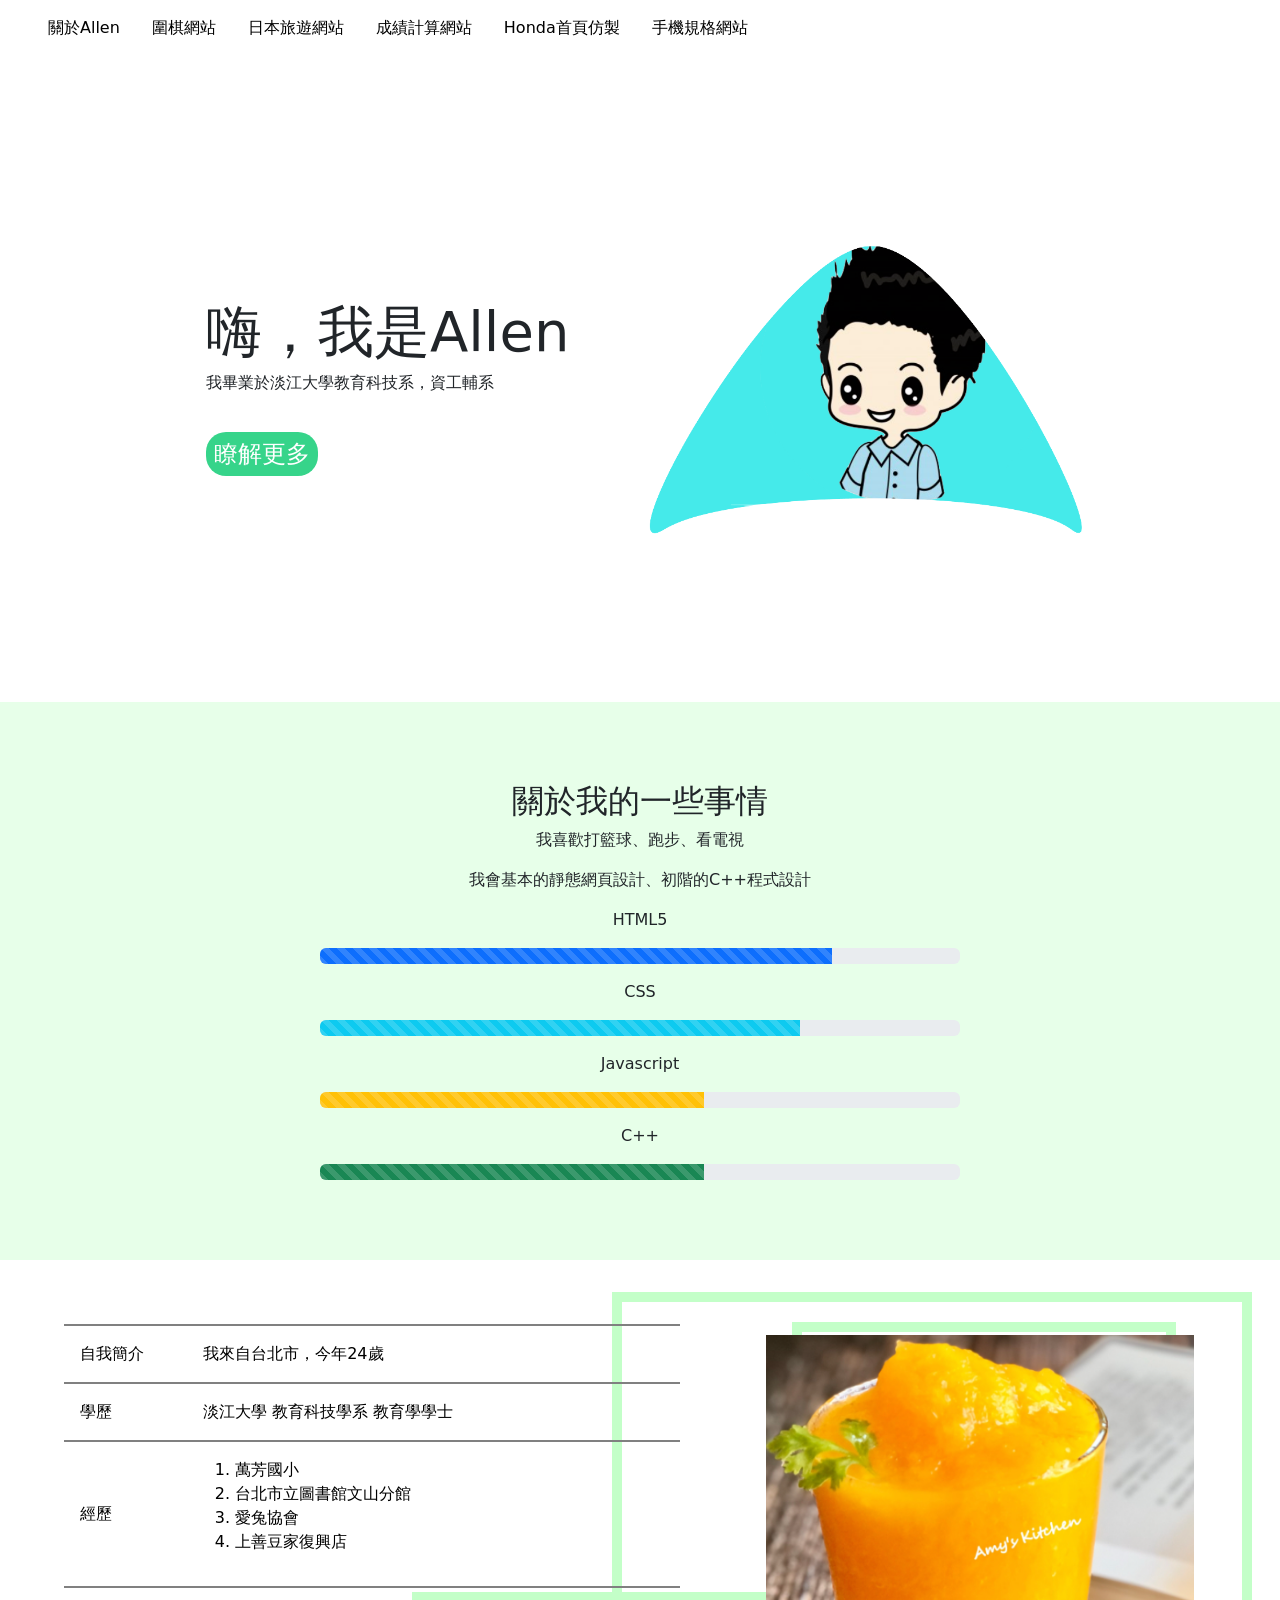
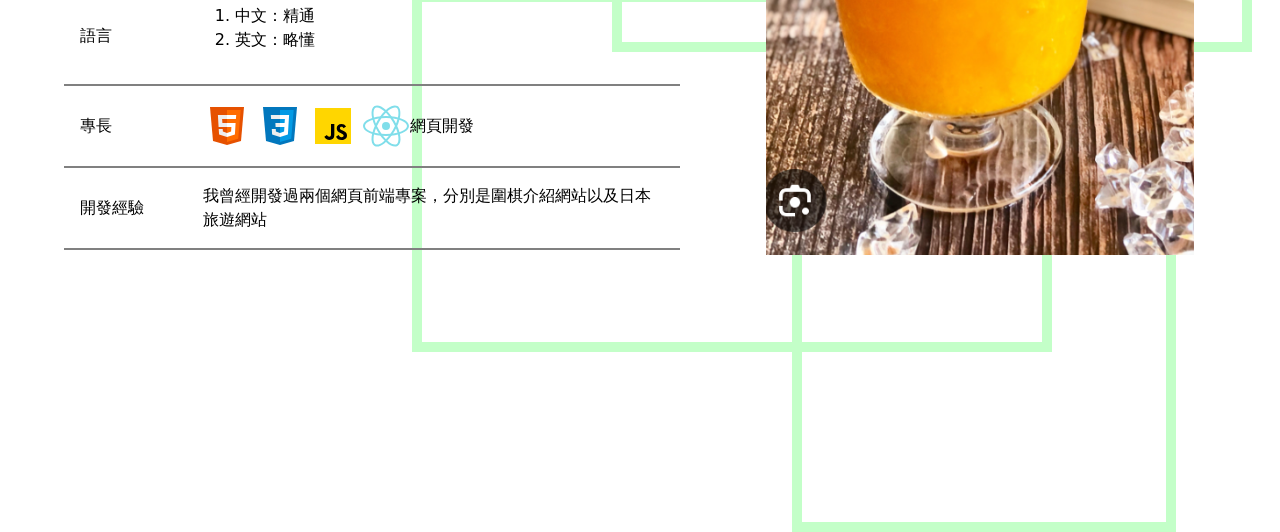
<file: index.html>
<!DOCTYPE html>
<html lang="en">
<head>
    <meta charset="UTF-8">
    <meta
      http-equiv="refresh"
      content="0; url='./project3(protfolio website)/index.html'"
    />
    <meta http-equiv="X-UA-Compatible" content="IE=edge">
    <meta name="viewport" content="width=device-width, initial-scale=1.0">
    <link rel="stylesheet" href="https://cdnjs.cloudflare.com/ajax/libs/font-awesome/5.15.3/css/all.min.css" integrity="sha512-iBBXm8fW90+nuLcSKlbmrPcLa0OT92xO1BIsZ+ywDWZCvqsWgccV3gFoRBv0z+8dLJgyAHIhR35VZc2oM/gI1w==" crossorigin="anonymous" />
    <link rel="preconnect" href="https://fonts.gstatic.com"> 
    <link href="https://fonts.googleapis.com/css2?family=Noto+Serif+TC:wght@500&display=swap" rel="stylesheet">
    <title>Document</title>
    <link rel="stylesheet" href="./w15-menu-2/style.css">
    <link
      href="https://fonts.googleapis.com/css2?family=LXGW+WenKai+Mono+TC&display=swap"
      rel="stylesheet"
    />
</head>
<body>
    <header>
        <a href="../project3(protfolio website)/index.html"></a>
        <div class="left"></div>
        <div class="main">
            <!--<img src="./w15-menu-2/img/logo5.png" alt="">-->
            <div class="title lxgw-wenkai-mono-tc-regular">
               <img src="./w15-menu-2/截圖 2025-01-15 下午2.06.27.png" alt="">
                <!-- 作品集 -->
            </div>
            <div class="desktop_menu">
                <ul>
                    <li><a href="#"><div class="text">FEATURE FILMS</div></a>
                </li>
                    <li class="test p1" onmouseover="toggleMenu1();" onmouseout="toggleMenu1();"><div class="text">SHORT FILMS</div>
                        <div class="anchor menu1">
                            <div class="box1">
                                <div class="box2"><ul>
                                    <li><a href="#">THEATRICAL
                                        </a></li>
                                    <li><a href="#"> SHORTS
                                        </a></li>
                                    <li><a href="#"> DISNEY+
                                        </a></li>
                                    <li><a href="#"> SPARKSHORTS CARS TOONS
                                        </a></li>
                                    <li><a href="#"> TOY STORY TOONS
                                        </a></li>
                                    <li><a href="#"> HOME ENTERTAINMENT
                                        </a></li>
                                </ul>
                            </div>
                        </div>
                    </div>
                    </li>
                    <li onmouseover="toggleMenu2();" onmouseout="toggleMenu2();"><div class="text btn1">TECHNOLOGY</div>
                        <div class="anchor menu2">
                            <div class="box1">
                                <div class="box2"><ul>
                                    <li><a href="#">RENDERMAN
                                        
                                        </a></li>
                                    <li><a href="#"> GRAPHIC TECHNOLOGIES
                                        </a></li>
                                </ul>
                            </div>
                        </div>
                    </div></li>
                    <li onmouseover="toggleMenu3();" onmouseout="toggleMenu3();"><div class="text btn2">CAREERS</div>
                        <div class="anchor menu3">
                            <div class="box1">
                                <div class="box2"><ul>
                                    <li><a href="#">CAREERS AT PIXAR
                                        
                                        </a></li>
                                    <li><a href="#"> INTERNSHIPS
                                        
                                        </a></li>
                                    <li><a href="#"> LIFE AT PIXAR
                                        
                                        </a></li>
                                    <li><a href="#"> EVENTS
                                        </a></li>
                                </ul>
                            </div>
                        </div>
                    </div>
                    </li>
                    <li onmouseover="toggleMenu4();" onmouseout="toggleMenu4();"><div class="text btn3">EXTRAS</div>
                        <div class="anchor menu4">
                            <div class="box1">
                                <div class="box2"><ul>
                                    <li><a href="#">ART EXHIBITION
                                        
                                        
                                        </a></li>
                                    <li><a href="#"> EMOTIONS AT PLAY
                                        
                                        
                                        </a></li>
                                    <li><a href="#"> THE SCIENCE BEHIND PIXAR
                                        
                                        
                                        </a></li>
                                    <li><a href="#"> PIXAR IN CONCERT
                                        
                                        </a></li>
                                        <li><a href="#"> PIXAR IN A BOX
                                        
                                        
                                        </a></li>
                                </ul>
                            </div>
                        </div></li>
                    <li onmouseover="toggleMenu5();" onmouseout="toggleMenu5();"><div class="text btn4">ABOUT</div>
                        <div class="anchor menu5">
                            <div class="box1">
                                <div class="box2"><ul>
                                    <li><a href="#">CONTACT US</a></li>
                                    <li><a href="#">  LEADERSHIP
                                     </a></li>
                                    <li><a href="#"> INCLUSION & OUTREACH
                                    </a></li>
                                    <li><a href="#"> COMING SOON                                    
                                    </a></li>
                                        <li><a href="#"> OUR STORY
                                     </a></li>
                                        <li><a href="#"> COMPANY FAQ'S                                   
                                    </a></li>
                                </ul>
                            </div>
                        </div>
                        </div>
                        
                    </li>
                </ul>
            </div>
            <div class="bars">
                <i class="fas fa-bars fa-2x"></i>
            </div>
        </div>
        <div class="right"></div>
    </header>
    <div class="mobile_menu">
        <ul>
            <li><a href="#">Feature Films</a>
                </li>
            <li>Short Films <i class="fas fa-angle-double-right"></i></li>
            <li>Technology <i class="fas fa-angle-double-right"></i></li>
            <li>Careers <i class="fas fa-angle-double-right"></i></li>
            <li>Extras <i class="fas fa-angle-double-right"></i></li>
            <li>About <i class="fas fa-angle-double-right"></i></li>
        </ul>
    </div>
    <div class="item1">
        <ul>
            <li><i class="fas fa-angle-double-left"></i>Back</li>
            <li><a href="#">Theatrical Shorts</a></li>
                 <li><a href="#">Disney+</a></li>
                <li><a href="#">SparkShorts</a></li>
                  <li><a href="#">Cars Toons</a></li>
                 <li><a href="#">Toy Story Toons</a></li>
                <li><a href="#">Home Entertainment</a></li>    
        </ul>
    </div>
    <div class="item2">
        <ul>
            <li><i class="fas fa-angle-double-left"></i>Back</li>
            <li><a href="#">Renderman</a></li>
                 <li><a href="#">Graphic Technologies</a></li>
        </ul>
    </div>
    <div class="item3">
        <ul>
            <li><i class="fas fa-angle-double-left"></i>Back</li>
            <li><a href="#">Careers at Pixar</a></li>
                 <li><a href="#">Internships</a></li>
                 <li><a href="#">Life At Pixar</a></li>
                 <li><a href="#">events</a></li>
        </ul>
    </div>
    <div class="item4">
        <ul>
            <li><i class="fas fa-angle-double-left"></i>Back</li>
            <li><a href="#">Art Exhibition</a>
                </li>
                 <li><a href="#">Emotions At Play</a></li>
                 <li><a href="#">The Science Behind Pixar</a></li>
                 <li><a href="#">Pixar In Concert</a></li>
                 <li><a href="#">Pixar In A Box</a></li>
        </ul>
    </div>
    <div class="item5">
        <ul>
            <li><i class="fas fa-angle-double-left"></i>Back</li>
            <li><a href="#">Contact Us</a>
                
                </li>
                 <li><a href="#">Leadership</a></li>
                 <li><a href="#">Inclusion & Outreach</a></li>
                 <li><a href="#">Coming Soon</a></li>
                 <li><a href="#">Our Story</a></li>
                <li><a href="#">Company FAQ's</a></li>
        </ul>
    </div>
    <div class="cancel_btn">
        <i class="fas fa-times fa-2x"></i>
    </div>
    <div class="empty">
    </div>
<!--
    <div class="showtext" id="showtext">
        <div class="box1">
            <div class="box2">
                <h1>
                    期末作業
                </h1>
            </div>
        </div>
    </div>
    <div class="main_pic" id="main_pic">
    </div>
    <div class="space"></div>
-->
    <div class="showcase">
            <div class="box1">
                <div class="box2">
                    <!-- <div class="pics">
                        <a href="./作品集說明/index.html">
                            <div class="box3">
                                <img src="./作品集說明/截圖 2025-01-15 下午3.02.42.png" alt="" class="Microsoft">
                            </div>
                        <p>作品集說明</p>
                        </a> 
                    </div> -->
                    <!-- <div class="pics">
                        <a href="./w15-mobile-first/index.html">
                            <div class="box3">
                                <img src="./w15-mobile-first/img/w15-mobile-first.png" alt="">
                            </div>
                        <p>文集</p>
                        </a> 
                    </div> -->
                    <div class="pics">
                        <a href="./作業版本/資料庫.html">
                            <div class="box3">
                                <img src="./作業版本/截圖 2025-01-15 下午2.10.26.png" alt="">
                            </div>
                        <p>手機規格網站</p>
                        </a> 
                    </div>
                    <div class="pics">
                        <a href="./Honda首頁/index.html">
                            <div class="box3">
                                <img src="./Honda首頁/截圖 2025-01-15 下午1.37.41.png" alt="">
                            </div>
                        <p>仿製Honda首頁</p>
                        </a> 
                    </div>
                    <!-- <div class="pics">
                        <a href="./MS-clone/index.html">
                            <div class="box3">
                                <img src="./MS-clone/img/logo.png" alt="" class="Microsoft">
                            </div>
                        <p>MS clone</p>
                        </a> 
                    </div> -->
                    <!-- <div class="pics">
                        <a href="./Final/index.html">
                            <div class="box3">
                                <img src="./Final/img/logo.svg" alt="">
                            </div>
                        <p>acer clone</p>
                        </a> 
                    </div> -->
                </div>
        </div>
    </div>
    <script src="./w15-menu-2/script.js"></script>
</body>
</html>
</file>
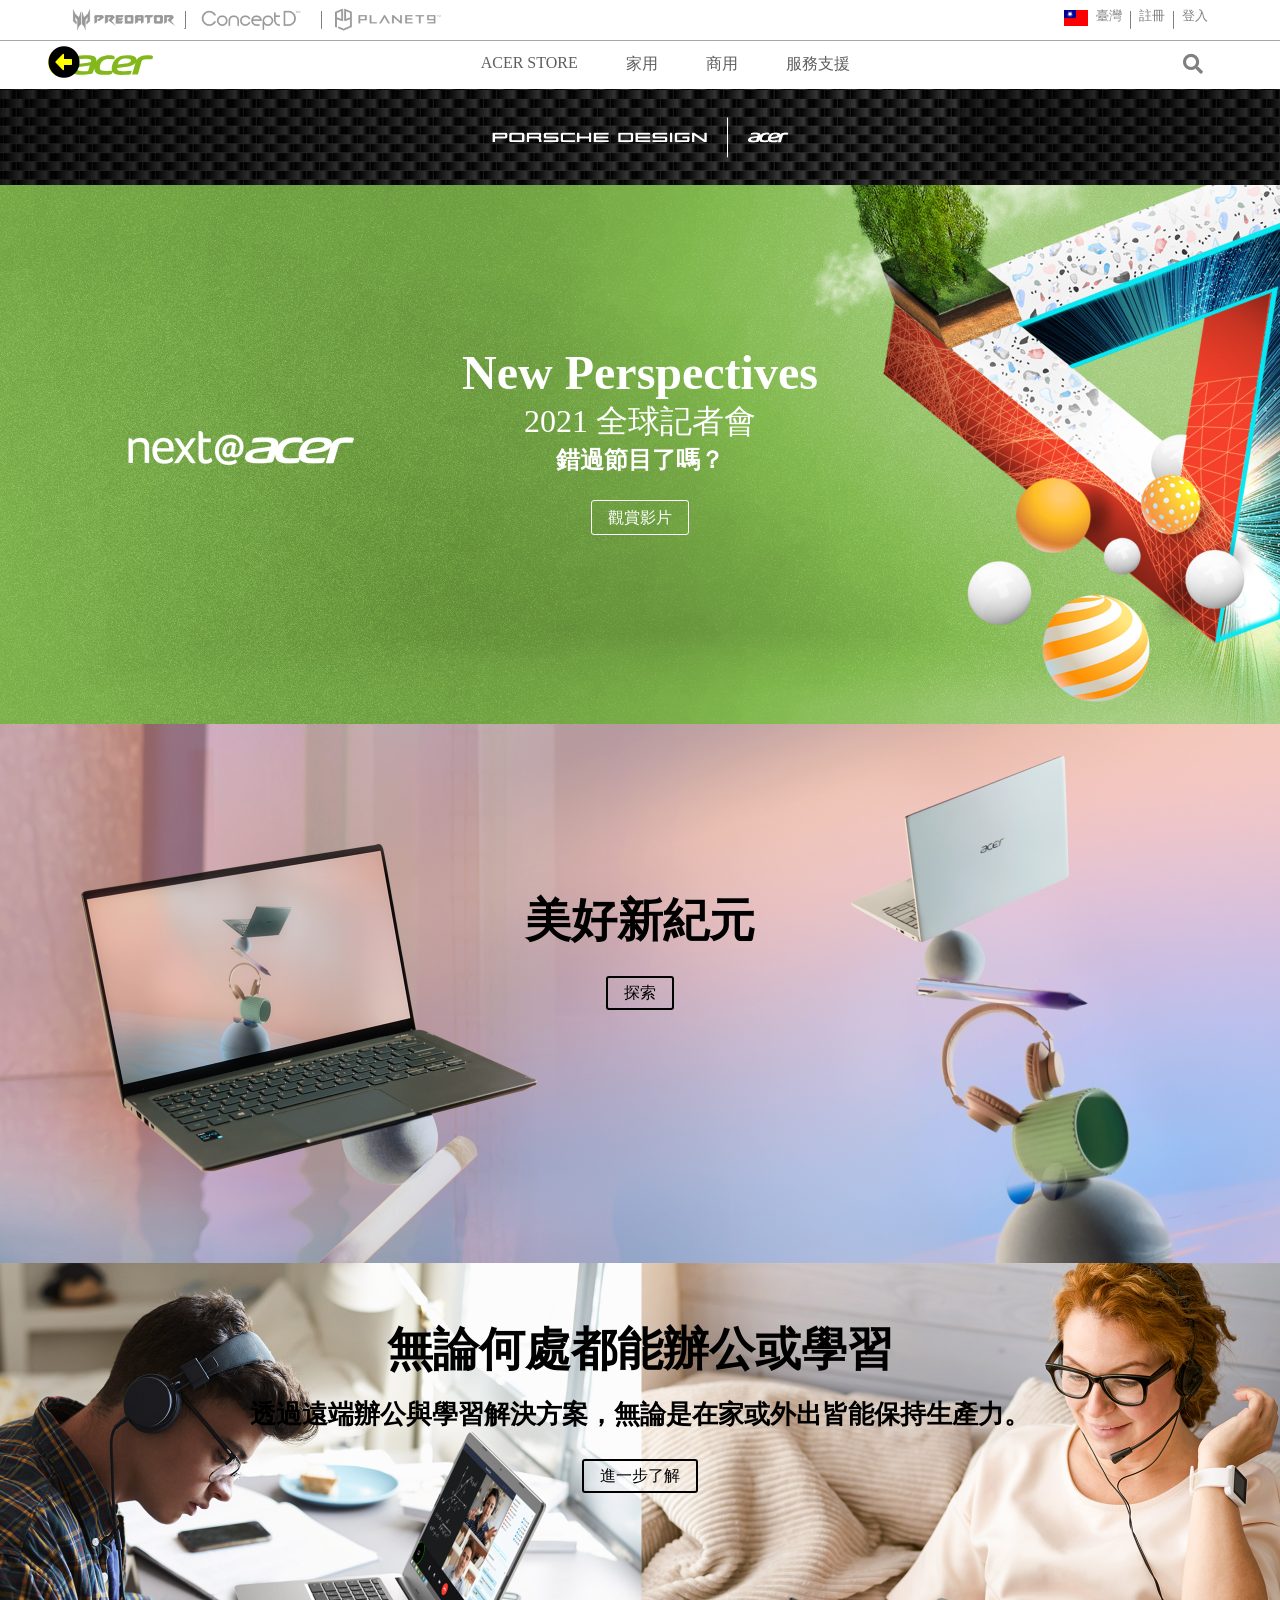
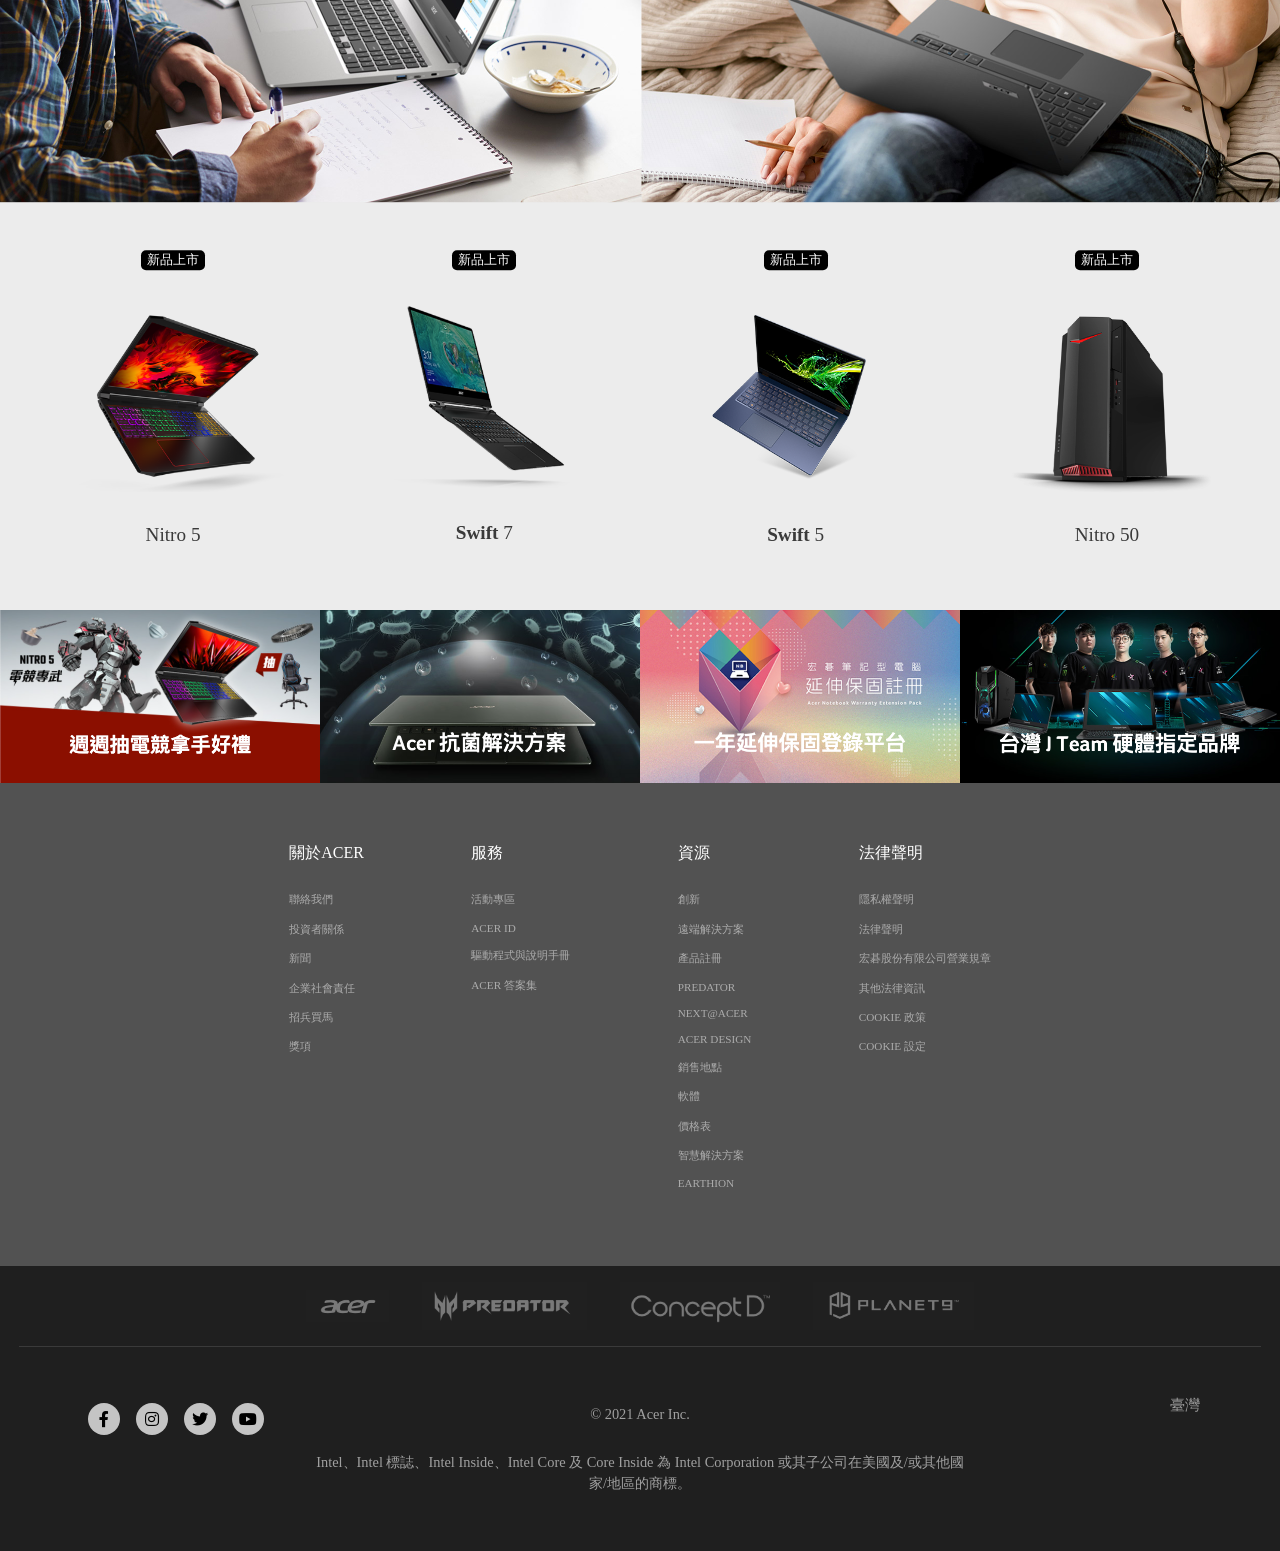
<file: Final/index.html>
<!DOCTYPE html>
<html lang="en">
<head>
    <meta charset="UTF-8">
    <meta name="viewport" content="width=device-width, initial-scale=1.0">
    <title>Document</title>
    <link rel="stylesheet" href="./style.css">
    <link rel="stylesheet" href="https://cdnjs.cloudflare.com/ajax/libs/font-awesome/5.15.3/css/all.min.css" integrity="sha512-iBBXm8fW90+nuLcSKlbmrPcLa0OT92xO1BIsZ+ywDWZCvqsWgccV3gFoRBv0z+8dLJgyAHIhR35VZc2oM/gI1w==" crossorigin="anonymous" />
    <link rel="stylesheet" href="style.css">
</head>
<body>
        <div class="line1">
        <div class="left">
            <a href="#"><img src="./img/predator2.png" alt=""></a>
            
            <div class="line"></div>
            <a href="#"><img src="./img/ConceptD2.png" alt=""></a>
            
            <div class="line"></div>
            <a href="#"><img src="./img/Planet92.png" alt=""></a>
            
        </div>
        <div class="space"></div>
        <div class="right">
            <a href="#"><div class="lang">
                <img src="./img/flag.png" alt="">
            </div>
            <div class="text">
                臺灣
                
            </div></a>
            
            <div class="line"></div>
            <div>
                <a href="#">註冊</a>
                
            </div>
            <div class="line"></div>
            <div>
                <a href="#">登入</a>
                
            </div>
        </div>
    </div>
    <div class="line"></div>
    <header>
        <div class="logo">
            <img src="./img/logo.svg" alt="">
        </div>
        <div class="space1"></div>
        <div class="menu1">
            <ul>
                <li>
                    <a href="#">ACER STORE</a>
                </li>
                <li onmouseover="menu1_onclick1();" onmouseout="menu1_onclick2();">
                    <a href="#">家用</a>
                </li>
                <li onmouseover="menu2_onclick1();" onmouseout="menu2_onclick2();">
                    <a href="#">商用</a>
                </li>
                <li onmouseover="menu3_onclick1();" onmouseout="menu3_onclick2();">
                    <a href="#">服務支援</a>
                </li>
            </ul>
        </div>
        <div class="space2"></div>
        <div class="search_icon">
            <i class="fas fa-search fa-2x"></i>
        </div>
    </header>
    <div class="search_bar">
        <input type="text" placeholder="搜尋">
        <i class="fas fa-times"></i>
    </div>
    <div class="rwd_header">
        <div class="left"></div>
        <div class="main">
            <div class="box1">
                <img src="./img/logo.svg" alt="">
            </div>
            <div class="box2" onclick="bars_onclick();">
                <div class="rwd_header_icon1">
                    <i class="fas fa-bars"></i>
                </div>
                <div class="rwd_header_icon2">
                    <i class="fas fa-times"></i>
                </div>
            </div>
        </div>
        <div class="right"></div>
    </div>
    <div class="rwd_menu">
        <div class="box">
            <input type="text" placeholder="搜尋">
        </div>
       <div class="lists">
           <ul class="ul_outer">
               <li class="outer">ACER STORE
                </li>
                <div class="line"></div>
               <li class="btn_1" onclick="toggle_detail1();">
                    <div class="more_btn">
                        <div class="text">
                            家用
                        </div>
                        <div class="menu1_icon1">
                            <i class="fas fa-plus"></i>
                        </div>
                        <div class="menu1_icon2">
                            <i class="fas fa-times"></i>
                        </div>
                    </div>
                </li>
                <div class="line"></div>
                <li class="outer detail1">
                    <div class="more_detail">
                        <ul class="ul_inner">
                            <li class="title">產品</li>
                            <li class="inner"><a href="#">筆記型電腦
                                </a></li>
                            <li class="inner"><a href="#">桌上型電腦
                                </a></li>
                            <li class="inner"><a href="#">顯示器
                                </a></li>
                            <li class="inner"><a href="#">投影機
                                </a></li>
                            <li class="inner"><a href="#">配件
                                </a></li>
                            <li class="inner"><a href="#">Virtual & Mixed Reality
                                </a></li>
                            <li class="inner"><a href="#">智慧攝影機
                                </a></li>
                            <li class="inner"><a href="#">智慧裝置
                                </a></li>
                            <li class="inner"><a href="#">飲料</a></li>
                        </ul>
                        <ul class="ul_inner">
                            <li class="title">
                                創作者
                            </li>
                            <li class="inner">
                                <a href="#">ConceptD</a>
                            </li>
                        </ul>
                        <ul class="ul_inner">
                            <li class="title">
                                GAMING
                            </li>
                            <li class="inner">
                                <a href="#">
                                    Predator
                                </a>
                            </li>
                            <li class="inner">
                                <a href="#">
                                    贊助
                                </a>
                            </li>
                        </ul>
                    </div>
                </li>
               <li class="btn_2" onclick="toggle_detail2();">
                <div class="more_btn">
                    <div class="text">
                        商用
                    </div>
                    <div class="menu2_icon1">
                        <i class="fas fa-plus"></i>
                    </div>
                    <div class="menu2_icon2">
                        <i class="fas fa-times"></i>
                    </div>
                </div>
                </li>
                <div class="line"></div>
                <li class="outer detail2">
                    <div class="more_detail">
                        <ul class="ul_inner">
                            <li class="title">產品</li>
                            <li class="inner"><a href="#">筆記型電腦
                                
                                </a></li>
                            <li class="inner"><a href="#">桌上型電腦
                                
                                </a></li>
                            <li class="inner"><a href="#">平板電腦
                                
                                </a></li>
                            <li class="inner"><a href="#">工作站
                                
                                </a></li>
                            <li class="inner"><a href="#">顯示器
                                
                                </a></li>
                            <li class="inner"><a href="#">投影機
                                
                                </a></li>
                            <li class="inner"><a href="#">伺服器
                                
                                </a></li>
                            <li class="inner"><a href="#">Storage
                                
                                </a></li>
                            <li class="inner"><a href="#">配件</a></li>
                        </ul>
                        <ul class="ul_inner">
                            <li class="title">
                                創作者
                            </li>
                            <li class="inner">
                                <a href="#">ConceptD</a>
                            </li>
                        </ul>
                        <ul class="ul_inner">
                            <li class="title">
                                解決方案
                            </li>
                            <li class="inner">
                                <a href="#">TravelMate
                                    </a>
                            </li>
                            <li class="inner">
                                <a href="#">Windows 10 專業版
                                    </a>
                            </li>
                            <li class="inner">
                                <a href="#">軍規
                                    </a>
                            </li>
                            <li class="inner">
                                <a href="#">Air Monitor Pro</a>
                            </li>
                        </ul>
                        <ul class="ul_inner">
                            <li class="title">
                                教育
                            </li>
                            <li class="inner">
                                <a href="#">部落格（英文）</a>
                            </li>
                        </ul>
                    </div>
                </li>
               <li class="btn_3" onclick="toggle_detail3();">
                <div class="more_btn">
                <div class="text">
                    服務支援
                </div>
                <div class="menu3_icon1">
                    <i class="fas fa-plus"></i>
                </div>
                <div class="menu3_icon2">
                    <i class="fas fa-times"></i>
                </div>
                </div>
                </li>
                <div class="line"></div>
                <li class="outer detail3">
                    <div class="more_detail">
                        <ul class="ul_inner">
                            <li class="title">服務支援</li>
                            <li class="inner"><a href="#">客戶服務
                                
                                
                                </a></li>
                            <li class="inner"><a href="#">保固資訊查詢
                                
                                
                                </a></li>
                            <li class="inner"><a href="#">到府收送
                                
                                
                                </a></li>
                            <li class="inner"><a href="#">Acer 答案集
                                
                                
                                </a></li>
                            <li class="inner"><a href="#">經銷商報修
                                
                                
                                </a></li>
                            <li class="inner"><a href="#">服務據點查詢
                                
                                
                                </a></li>
                            <li class="inner"><a href="#">到場維修服務
                                
                                
                                </a></li>
                            <li class="inner"><a href="#">維修進度查詢
                                
                                
                                </a></li>
                            <li class="inner"><a href="#">企業維護合約
                                </a></li>
                            <li class="inner"><a href="#">服務支援</a></li>
                        </ul>
                    </div>
                </li>
               <li class="outer">
                   註冊
                </li>
                <div class="line"></div>
               <li class="outer">登入</li>
               <div class="line"></div>
           </ul>
       </div>
       <div class="links">
           <div class="align">
                <a href="#">
                <img src="./img/predator_4.png" alt="">
                </a>
                <a href="#">
                    <img src="./img/ConceptD_4.png" alt="">
                </a>
                <a href="#">
                    <img src="./img/Planet9_4.png" alt="">
                </a>
           </div>
       </div>
    </div>
    <div class="menu2" onmouseover="menu1_onclick1();" onmouseout="menu1_onclick2();">
        <div class="container">
            <div class="content1">
                <ul class="list1">
                    <li><a href="#">產品
                    </a></li>
                    <li><a href="#">筆記型電腦
                        </a></li>
                    <li><a href="#">桌上型電腦
                        </a></li>
                    <li><a href="#">顯示器
                        </a></li>
                    <li><a href="#">投影機
                        </a></li>
                    <li><a href="#">配件
                        </a></li>
                    <li><a href="#">Virtual & Mixed Reality
                        </a></li>
                    <li><a href="#">智慧攝影機
                        </a></li>
                    <li><a href="#">智慧裝置
                        </a></li>
                    <li><a href="#">飲料
                        </a></li>
                </ul>
                <div class="line"></div>
                <div class="lists">
                    <ul class="list2">
                        <li><a href="#">創作者
                        </a></li>
                        <li><a href="#">ConceptD
                        </a></li>
                    </ul>
                    <ul class="list3">
                        <li><a href="#">Gaming
                        </a></li>
                        <li><a href="#">Predator
                        </a></li>
                        <li><a href="#">贊助
                        </a></li>
                    </ul>
                </div>
                <div class="line"></div>
                <div class="img1">
                    <img src="./img/pic12.png" alt="">
                    <div class="texts">
                        <div class="text1">
                        Aspire&nbsp
                    </div>
                    <div class="text2">
                        7
                    </div>
                    </div>               
                </div>
                <div class="line"></div>
                <div class="img2">
                    <div class="title_container">
                        <div class="title">
                        新品上市
                    </div>
                    </div>
                    <img src="./img/pic13.png" alt="">
                    <div class="texts">
                        <div class="text1">
                            NITRO&nbsp
                        </div>
                        <div class="text2">
                            50 AMD
                        </div>
                    </div> 
                </div>
                <div class="line"></div>
            </div>
        </div>
    </div>
    <div class="menu3" onmouseover="menu2_onclick1();" onmouseout="menu2_onclick2();">
        <div class="container">
                <div class="content1">
                <ul class="list1">
                    <li><a href="#">產品
                        
                        </a></li>
                    <li><a href="#">筆記型電腦
                        </a></li>
                    <li><a href="#">桌上型電腦
                        </a></li>
                    <li><a href="#">平板電腦
                        </a></li>
                    <li><a href="#">工作站
                        </a></li>
                    <li><a href="#">顯示器
                        </a></li>
                    <li><a href="#">投影機
                        </a></li>
                    <li><a href="#">伺服器
                        </a></li>
                    <li><a href="#">Storage
                        </a></li>
                    <li><a href="#">配件
                    </a></li>
                </ul>
                <div class="line"></div>
                <div class="lists">
                    <ul class="list2">
                        <li><a href="#">創作者
                        </a></li>
                        <li><a href="#">ConceptD
                        </a></li>
                    <ul class="list3">
                        <li><a href="#">
                            解決方案
                            </a></li>
                        <li><a href="#">TravelMate
                            </a></li>
                        <li><a href="#">Windows 10 專業版
                            </a></li>
                        <li><a href="#">軍規
                            </a></li>
                        <li><a href="#">Air Monitor Pro
                        </a></li>
                    </ul>
                    <ul class="list4">
                        <li><a href="#">教育</a></li>
                        <li><a href="#">部落格（英文）</a></li>
                    </ul>
                </div>
                <div class="line"></div>
                <div class="img1">
                    <img src="./img/pic14.png" alt="">
                    <div class="texts">
                        <div class="text1">
                        TravelMate&nbsp
                    </div>
                    <div class="text2">
                        P6
                    </div>
                    </div>               
                </div>
                <div class="line"></div>
                <div class="img2">
                    <div class="title_container">
                        <div class="title">
                        新品上市
                        </div>
                    </div>
                    <img src="./img/pic15.png" alt="">
                    <div class="texts">
                        <div class="arranger">
                            <div class="text1">
                                Acer Chromebook 314
                            </div>
                            <div class="text2">
                                (CB314-2H)
                            </div>
                        </div>
                        
                    </div> 
                </div>
                <div class="line"></div>
            </div>
        </div>
    </div>
    <div class="menu4" onmouseover="menu3_onclick1();" onmouseout="menu3_onclick2();">
        <div class="container">
                <div class="content1">
                <ul class="list1">
                    <li><a href="#">服務支援
                        
                        
                        </a></li>
                    <li><a href="#">客戶服務
                        
                        </a></li>
                    <li><a href="#">保固資訊查詢
                        
                        </a></li>
                    <li><a href="#">Acer 答案集
                        
                        </a></li>
                    <li><a href="#">到府收送
                        
                        </a></li>
                    <li><a href="#">經銷商報修
                        
                        </a></li>
                    <li><a href="#">服務據點查詢
                        
                        </a></li>
                    <li><a href="#">到場維修服務
                        
                        </a></li>
                    <li><a href="#">維修進度查詢
                        
                        </a></li>
                    <li><a href="#">企業維護合約
                    </a></li>
                </ul>
                <div class="line"></div>
                <div class="details">
                    <div class="title">
                        取得ACER之協助！
                    </div>
                    <div class="detail">
                        請提供您的 Acer 產品之識別資訊，我們將會提供給您下載連線、支援文章和其他線上支援資源，協助您的 Acer 產品發揮最大功用。
                    </div>
                    <div class="btn">
                        服務支援
                    </div>
                </div>
                <div class="line"></div>
                <div class="img1">
                    <img src="./img/pic16.png" alt="">
                    <div class="texts">
                        驅動程式與說明手冊
                    </div>               
                </div>
                <div class="line"></div>
            </div>
        </div>
    </div>
    <a href="#" class="line3"><div class="box">
        <img src="./img/porsche_design.png" alt="">
    </div></a>
    <div class="line4">
        <a href="#" class="container">
            <img src="./img/pic1.jpg" alt="">
            <img src="./img/pic1_more3.png" alt="" class="more">
        </a>
            <div class="description">
                <div class="box1">
                    <div class="box2">
                        <h1>New Perspectives</h1>
                        <div class="box3">
                            <div class="p1">2021&nbsp全球記者會</div>
                            <div class="p2">全球記者會</div>
                        </div>
                        <h3>錯過節目了嗎？</h3>
                        <div class="btn"><a href="#">觀賞影片</a></div>
                    </div>
                </div>
                
        </div>  
    </div>   
    <div class="line5">
        <a href="#" class="container2">
            <img src="./img/pic2.jpg" alt="" class="original">
            <img src="./img/pic2_more3.png" alt="" class="more">
        </a>
        <div class="box1">
            <div class="box2">
                <div class="box3">
                    <h1>美好新紀元</h1>
                    <div class="btn"><a href="#">探索</a></div>
                </div>
            </div>
        </div>
    </div>
    <div class="line6">
        <a href="#" class="container2">
            <img src="./img/pic3.jpg" alt="" class="original">
            <img src="./img/pic3_more2.png" alt="" class="more">
            
        </a>
        <div class="box1">
            <div class="upper"></div>
            <div class="box2">
                <div class="box3">
                    <h1>無論何處都能辦公或學習</h1>
                    <h2>透過遠端辦公與學習解決方案，無論是在家或外出皆能保持生產力。
                    </h2>
                    <div class="btn"><a href="#">進一步了解</a></div>
                </div>
            </div>
            <div class="bottom"></div>
        </div>
    </div>
    <div class="test">
        <div class="box1">
            <div class="upper"></div>
            <div class="box2">
                <div class="box3">
                    <h1>無論何處都能辦公或學習</h1>
                    <h2>透過遠端辦公與學習解決方案，無論是在家或外出皆能保持生產力。
                    </h2>
                    <div class="btn"><a href="#">進一步了解</a></div>
                </div>
            </div>
            <div class="bottom"></div>
        </div>
    </div>
    <div class="showcase">
        <!--<div class="left"></div>-->
        <div class="case_1 pic1">
            <div class="title_container">
                <div class="title">
                新品上市
                </div>
            </div>
            <div class="img_box">
                <img src="./img/pic4.png" alt="">
            </div>
            <div class="text">
                Nitro&nbsp5
            </div>
        </div>
        <div class="case_2 pic2">
            <div class="title_container">
                <div class="title">
                新品上市
                </div>
            </div>
            <div class="img_box">
                <img src="./img/pic5.png" alt="">
            </div>
            <div class="arranger">
                <div class="text1">
                    Swift&nbsp
                </div>
                <div class="text2">
                    7
                </div>
            </div>
        </div>
        <div class="case_2 pic3">
            <div class="title_container">
                <div class="title">
                新品上市
                </div>
            </div>
            <div class="img_box">
                <img src="./img/pic6.png" alt="">
            </div>
            <div class="arranger">
                <div class="text1">
                    Swift&nbsp
                </div>
                <div class="text2">
                    5
                </div>
            </div>
        </div>
        <div class="case_1 pic4">
            <div class="title_container">
                <div class="title">
                新品上市
                </div>
            </div>
            <div class="img_box">
                <img src="./img/pic7.png" alt="">
            </div>
            <div class="text">
                Nitro&nbsp50
            </div>
        </div>
        <!--<div class="right"></div>-->
    </div>
    <div class="four_pics">
        <div class="pic1 normal">
            <img src="./img/pic8_5.png" alt="">
            <div class="box1">
                <div class="box2">
                    <div class="texts">
                        <div class="text1">
                        電競椅、耳機、滑鼠、鍵盤等你拿
                    </div>
                    <div class="text2">
                        <a href="#">深入探索</a>
                    </div>
                    </div>
                </div>
            </div>
        </div>
        <div class="pic2 normal">
            <img src="./img/pic9_2.png" alt="">
            <div class="box1">
                <div class="box2">
                    <div class="texts">
                        <div class="text1">
                        當代防護技術
                        </div>
                        <div class="text2">
                            <a href="#">深入探索</a>
                        </div>
                    </div>
                </div>
            </div>
        </div>
        <div class="pic3 normal">
            <img src="./img/pic10_2.png" alt="">
            <div class="box1">
                <div class="box2">
                    <div class="texts">
                        <div class="text1">
                        Custom Service
                        </div>
                        <div class="text2">
                            <a href="#">深入探索</a>
                        </div>
                    </div>
                </div>
            </div>
        </div>
        <div class="pic4 normal">
            <img src="./img/pic11_2.png" alt="">
            <div class="box1">
                <div class="box2">
                    <div class="texts">
                        <div class="text1">
                        選購指定 Predator掠奪者電競筆電及電競<br>桌機，登入送延保一年。
                        </div>
                        <div class="text2">
                            <a href="#">深入探索</a>
                        </div>
                    </div>
                </div>
            </div>
        </div>
    </div>
    <div class="info_lists">
            <div class="left"></div>
            <div class="list1 normal">
                <ul>
                    <li>關於ACER</li>
                    <li>聯絡我們</li>
                    <li>投資者關係</li>
                    <li>新聞</li>
                    <li>企業社會責任</li>
                    <li>招兵買馬</li>
                    <li>獎項</li>
                </ul>
            </div>
            <div class="list2 normal">
                <ul>
                    <li>服務</li>
                    <li>活動專區</li>
                    <li>ACER ID</li>
                    <li>驅動程式與說明手冊</li>
                    <li>ACER 答案集</li>
                </ul>
            </div>
            <div class="list3 normal">
                <ul>
                    <li>資源</li>
                    <li>創新</li>
                    <li>遠端解決方案</li>
                    <li>產品註冊</li>
                    <li>PREDATOR</li>
                    <li>NEXT@ACER</li>
                    <li>ACER DESIGN</li>
                    <li>銷售地點</li>
                    <li>軟體</li>
                    <li>價格表</li>
                    <li>智慧解決方案</li>
                    <li>EARTHION</li>
                </ul>
            </div>
            <div class="list4 normal">
                <ul>
                    <li>法律聲明</li>
                    <li>隱私權聲明</li>
                    <li>法律聲明</li>
                    <li>宏碁股份有限公司營業規章</li>
                    <li>其他法律資訊</li>
                    <li>COOKIE 政策</li>
                    <li>COOKIE 設定</li>
                </ul>
            </div>
        <div class="right"></div>
        </div>
    <div class="info_lists_rwd">
        <div class="lists">
            <ul class="ul_outer">
                <li class="outer info_btn_1" onclick="toggle_info_detail1();">
                     <div class="more_btn">
                         <div class="text">
                             關於ACER
                         </div>
                         <div class="info1_icon1">
                             <i class="fas fa-plus"></i>
                         </div>
                         <div class="info1_icon2">
                             <i class="fas fa-times"></i>
                         </div>
                     </div>
                 </li>
                 <div class="line_outer">
                     <div class="line"></div>
                 </div>
                 <li class="outer info_detail1">
                     <div class="more_detail">
                         <ul class="ul_inner">
                             <li class="inner"><a href="#">聯絡我們
                                
                                 </a></li>
                             <li class="inner"><a href="#">投資者關係
                                
                                 </a></li>
                             <li class="inner"><a href="#">新聞
                                
                                 </a></li>
                             <li class="inner"><a href="#">企業社會責任
                                
                                 </a></li>
                             <li class="inner"><a href="#">招兵買馬
                                
                                 </a></li>
                             <li class="inner"><a href="#">獎項
                                 </a></li>
                         </ul>
                     </div>
                 </li>
                <li class="outer info_btn_2" onclick="toggle_info_detail2();">
                 <div class="more_btn">
                     <div class="text">
                         商用
                     </div>
                     <div class="info2_icon1">
                         <i class="fas fa-plus"></i>
                     </div>
                     <div class="info2_icon2">
                         <i class="fas fa-times"></i>
                     </div>
                 </div>
                 </li>
                 <div class="line_outer">
                     <div class="line"></div>
                 </div>
                 <li class="outer info_detail2">
                     <div class="more_detail">
                         <ul class="ul_inner">
                             <li class="inner"><a href="#">活動專區
                                
                                 
                                 </a></li>
                             <li class="inner"><a href="#">ACER ID
                                
                                 
                                 </a></li>
                             <li class="inner"><a href="#">驅動程式與說明手冊
                                
                                 
                                 </a></li>
                             <li class="inner"><a href="#">ACER 答案集
                                 
                                 </a></li>
                         </ul>
                     </div>
                 </li>
                <li class="outer info_btn_3" onclick="toggle_info_detail3();">
                 <div class="more_btn">
                 <div class="text">
                     服務支援
                 </div>
                 <div class="info3_icon1">
                     <i class="fas fa-plus"></i>
                 </div>
                 <div class="info3_icon2">
                     <i class="fas fa-times"></i>
                 </div>
                 </div>
                 </li>
                 <div class="line_outer">
                     <div class="line"></div>
                 </div>
                 <li class="outer info_detail3">
                     <div class="more_detail">
                         <ul class="ul_inner">
                             <li class="inner"><a href="#">創新
                                
                                 </a></li>
                             <li class="inner"><a href="#">遠端解決方案
                                
                                 </a></li>
                             <li class="inner"><a href="#">產品註冊
                                
                                 
                                 
                                 </a></li>
                             <li class="inner"><a href="#">PREDATOR
                                
                                 
                                 
                                 </a></li>
                             <li class="inner"><a href="#">NEXT@ACER
                                
                                 
                                 
                                 </a></li>
                             <li class="inner"><a href="#">ACER DESIGN
                                
                                 
                                 
                                 </a></li>
                             <li class="inner"><a href="#">銷售地點
                                
                                 
                                 </a></li>
                             <li class="inner"><a href="#">軟體
                                
                                 
                                 
                                 
                                 </a></li>
                             <li class="inner"><a href="#">價格表
                                
                                 </a></li>
                             <li class="inner"><a href="#">智慧解決方案
                                </a></li>
                             <li class="inner"><a href="#">EARTHION</a></li>
                         </ul>
                     </div>
                 </li>
                 <li class="outer info_btn_4" onclick="toggle_info_detail4();">
                    <div class="more_btn">
                    <div class="text">
                        法律聲明
                    </div>
                    <div class="info4_icon1">
                        <i class="fas fa-plus"></i>
                    </div>
                    <div class="info4_icon2">
                        <i class="fas fa-times"></i>
                    </div>
                    </div>
                    </li>
                    <div class="line_outer">
                        <div class="line"></div>
                    </div>
                    <li class="outer info_detail4">
                        <div class="more_detail">
                            <ul class="ul_inner">
                                <li class="inner"><a href="#">隱私權聲明
                                    </a></li>
                                <li class="inner"><a href="#">法律聲明
                                    </a></li>
                                <li class="inner"><a href="#">宏碁股份有限公司營業規章
                                    </a></li>
                                <li class="inner"><a href="#">其他法律資訊
                                    </a></li>
                                <li class="inner"><a href="#">COOKIE 政策
                                    </a></li>
                                <li class="inner"><a href="#">COOKIE 設定</a></li>
                            </ul>
                        </div>
                    </li>
            </ul>
        </div>
    </div>
        </div>
    <div class="footer">
        <div class="container">
            <div class="brands">
                <div class="left"></div>
                <div class="align">
                    <img src="./img/acer3.png" alt="" class="p2">
                </div>
                <div class="align">
                    <img src="./img/predator3.png" alt="" class="p3">
                </div>
                <div class="align">
                    <img src="./img/ConceptD3.png" alt="" class="p3">
                </div>
                <div class="align">
                    <img src="./img/Planet93.png" alt="" class="p3">
                </div>
                <div class="right"></div>
            </div>
            <div class="line"></div>
            <div class="links">
                <div class="left"></div>
                <div class="middle">
                    <div class="icons">
                        <div class="boxs">
                            <i class="fab fa-facebook-f"></i>
                        </div>
                        <div class="boxs">
                            <i class="fab fa-instagram"></i>
                        </div>
                        <div class="boxs">
                            <i class="fab fa-twitter"></i>
                        </div>
                        <div class="boxs">
                            <i class="fab fa-youtube"></i>
                        </div>
                        
                    </div>
                    <div class="copyrights">
                        <div class="text1">
                            © 2021 Acer Inc. 
                        </div>
                        <div class="text2">
                            Intel、Intel 標誌、Intel Inside、Intel Core 及 Core Inside 為 Intel Corporation 或其子公司在美國及/或其他國家/地區的商標。
                        </div>
                    </div>
                    <div class="lang">
                        臺灣
                    </div>
                </div>
                <div class="right"></div>
            </div>
        </div>
    </div>
    <div class="fixedBtn">
        <a href="../index.html">
            <div class="box1">
                <i class="fas fa-arrow-alt-circle-left"></i>
            </div>
        </a>
    </div>
    <div class="back">
        <div class="detail_item1">
            <ul>
                <li><a href="#">Honda Taiwan</a></li>
                <li><a href="#">Global Honda</a></li>
            </ul>
        </div>
    </div>
    <script src="./script.js"></script>
</body>
</html>
</file>
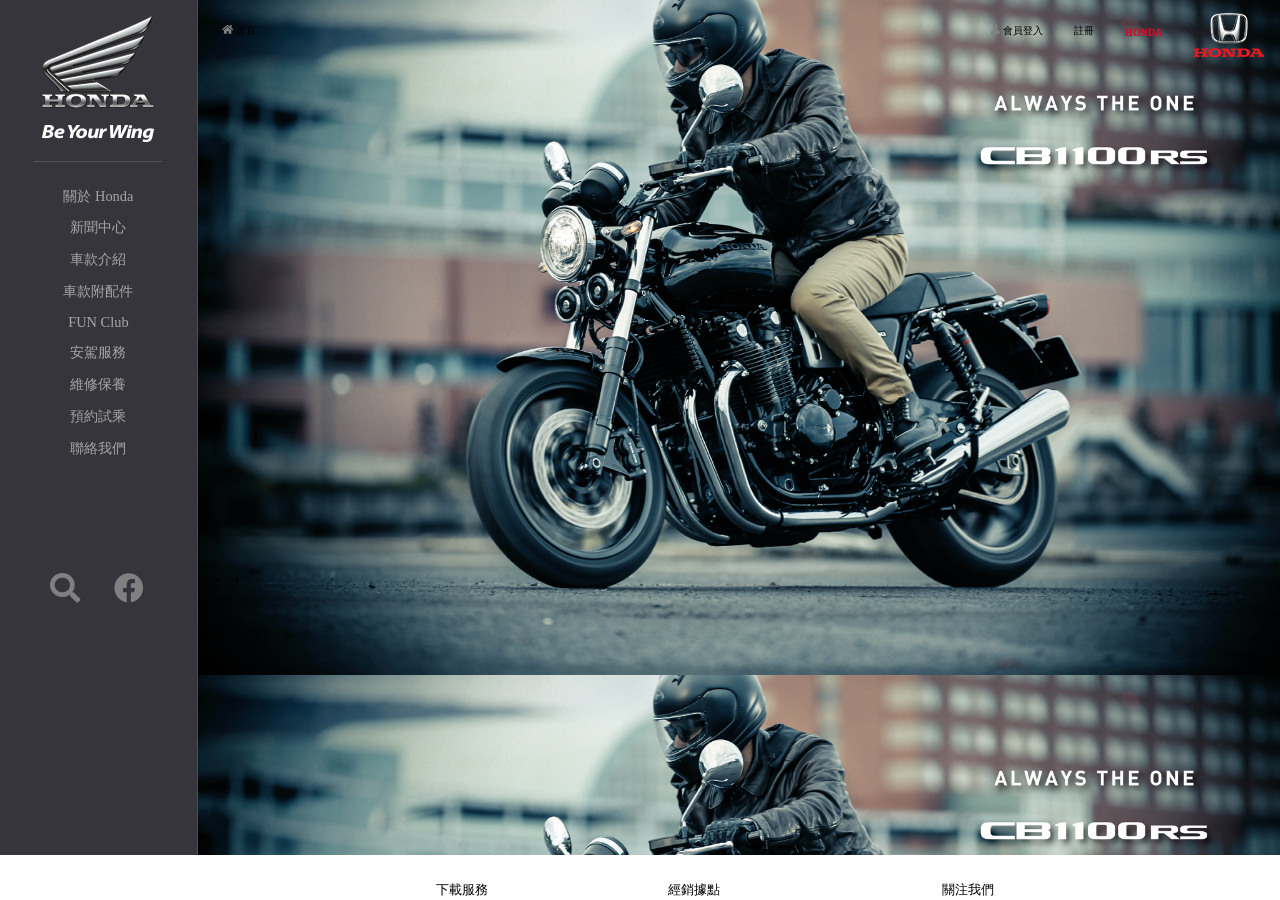
<file: Honda首頁/index.html>
<!DOCTYPE html>
<html lang="en">
  <head>
    <meta charset="UTF-8" />
    <meta http-equiv="X-UA-Compatible" content="IE=edge" />
    <meta name="viewport" content="width=device-width, initial-scale=1.0" />
    <title>Document</title>
    <link
      rel="stylesheet"
      href="https://cdnjs.cloudflare.com/ajax/libs/font-awesome/5.15.3/css/all.min.css"
      integrity="sha512-iBBXm8fW90+nuLcSKlbmrPcLa0OT92xO1BIsZ+ywDWZCvqsWgccV3gFoRBv0z+8dLJgyAHIhR35VZc2oM/gI1w=="
      crossorigin="anonymous"
    />
    <link rel="stylesheet" href="./style.css" />
  </head>
  <body>
    <div class="container">
      <div class="menu">
        <div class="box">
          <img class="logo" src="./img/mainLogo.png" alt="logo" />
        </div>

        <ul>
          <li>關於 Honda</li>
          <li>新聞中心</li>
          <li>車款介紹</li>
          <li>車款附配件</li>
          <li>FUN Club</li>
          <li>安駕服務</li>
          <li>維修保養</li>
          <li>預約試乘</li>
          <li>聯絡我們</li>
        </ul>
        <div class="icons">
          <i class="fas fa-search fa-3x"></i>
          <i class="fab fa-facebook fa-3x"></i>
        </div>
        <div class="detail">
          <div class="item1">
            <ul>
              <li><a href="#">Honda Taiwan</a></li>
              <li><a href="#">Global Honda</a></li>
            </ul>
          </div>
          <div class="item2">
            <ul>
              <li><a href="#">最新消息 </a></li>
              <li><a href="#">品牌新聞 </a></li>
              <li><a href="#">活動快訊 </a></li>
              <li><a href="#">特惠情報 </a></li>
              <li><a href="#">賽事新聞 </a></li>
              <li><a href="#">法規公告 </a></li>
              <li><a href="#">其他 </a></li>
            </ul>
          </div>
          <div class="item3">
            <ul>
              <li><a href="#">車款總覽</a></li>
              <li><a href="#">車款比較</a></li>
            </ul>
          </div>

          <div class="item4">
            <ul>
              <li><a href="#">車款附配件總覽</a></li>
            </ul>
          </div>

          <div class="item5">
            <ul>
              <li><a href="#">理念精神 </a></li>
              <li><a href="#">活動任務 </a></li>
              <li><a href="#">活動實績 </a></li>
            </ul>
          </div>
          <div class="item6">
            <ul>
              <li><a href="#">安駕理念 </a></li>
              <li><a href="#">社會貢獻 </a></li>
              <li><a href="#">安駕課程介紹 </a></li>
              <li><a href="#">安駕宣導 </a></li>
              <li><a href="#">安駕推廣實績 </a></li>
            </ul>
          </div>

          <div class="item7">
            <ul>
              <li><a href="#">服務保證 </a></li>
              <li><a href="#">服務介紹 </a></li>
              <li><a href="#">愛車保養常識 </a></li>
              <li><a href="#">召修服務 </a></li>
            </ul>
          </div>
          <div class="item8">
            <ul>
              <li><a href="#">預約試乘 </a></li>
              <li><a href="#">查詢預約紀錄 </a></li>
            </ul>
          </div>
          <div class="bottom_left">
            <img class="copyright" src="./img/copyRight.png" alt="" />
          </div>
        </div>
      </div>

      <header>
        <div class="home">
          <i class="fas fa-home"></i>
          <p><a href="#">首頁</a></p>
        </div>
        <div class="space"></div>
        <div class="account">
          <i class="fas fa-user"></i>
          <p><a href="#">會員登入</a></p>
        </div>
        <div class="register">
          <a href="#">註冊</a>
        </div>
        <div class="brand_name">
          <a href="#">HONDA</a>
        </div>
        <div class="logo">
          <a href="#">
            <img src="./img/honda_logo.png" alt="" />
          </a>
        </div>
      </header>
      <div class="header2">
        <div class="bars">
          <i class="fas fa-bars fa-2x"></i>
        </div>
        <div class="logo">
          <img src="./img/mobicon.png" alt="" />
        </div>
        <div class="search">
          <i class="fas fa-search fa-2x"></i>
        </div>
      </div>
      <div class="header-empty-box"></div>
    </div>
    <div class="content2">
      <img src="./img/機車2.png" alt="" />
      <img src="./img/機車.png" alt="" />
    </div>
    <div class="box2">
      <div class="detail2">
        <ul>
          <li><a href="#">會員登入/註冊</a></li>
          <li><a href="#">關於 Honda</a></li>
          <li><a href="#">新聞中心</a></li>
          <li><a href="#">車款介紹</a></li>
          <li><a href="#">車款附配件</a></li>
          <li><a href="#">FUN Club</a></li>
          <li><a href="#">安駕服務</a></li>
          <li><a href="#">維修保養</a></li>
          <li><a href="#">預約試乘</a></li>
          <li><a href="#">聯絡我們</a></li>
        </ul>
      </div>
    </div>
    <div class="alignBox">
      <div class="bottom">
        <div class="left"></div>
        <ul>
          <li>下載服務</li>
          <li>車款型錄下載</li>
          <li>騎乘守則下載</li>
          <li>形象桌布下載</li>
        </ul>
        <ul>
          <li>經銷據點</li>
          <li>全台店鋪</li>
          <li>台北</li>
          <li>中和</li>
          <li>三重</li>
          <li>桃園</li>
          <li>台中</li>
          <li>台南</li>
          <li>高雄</li>
        </ul>
        <ul>
          <li>關注我們</li>
          <li>Honda Motorcycle官方粉絲團</li>
          <li>Honda Automobile 官方網站</li>
          <li>Honda Automobile 粉絲團</li>
          <li>Honda Worldwide</li>
        </ul>
        <div class="right"></div>
      </div>
    </div>
    <!-- <div class="fixedBtn">
      <a href="../index.html">
        <div class="box1">
          <i class="fas fa-arrow-alt-circle-left"></i>
        </div>
      </a>
    </div> -->
    <script src="./script.js"></script>
  </body>
</html>
</file>
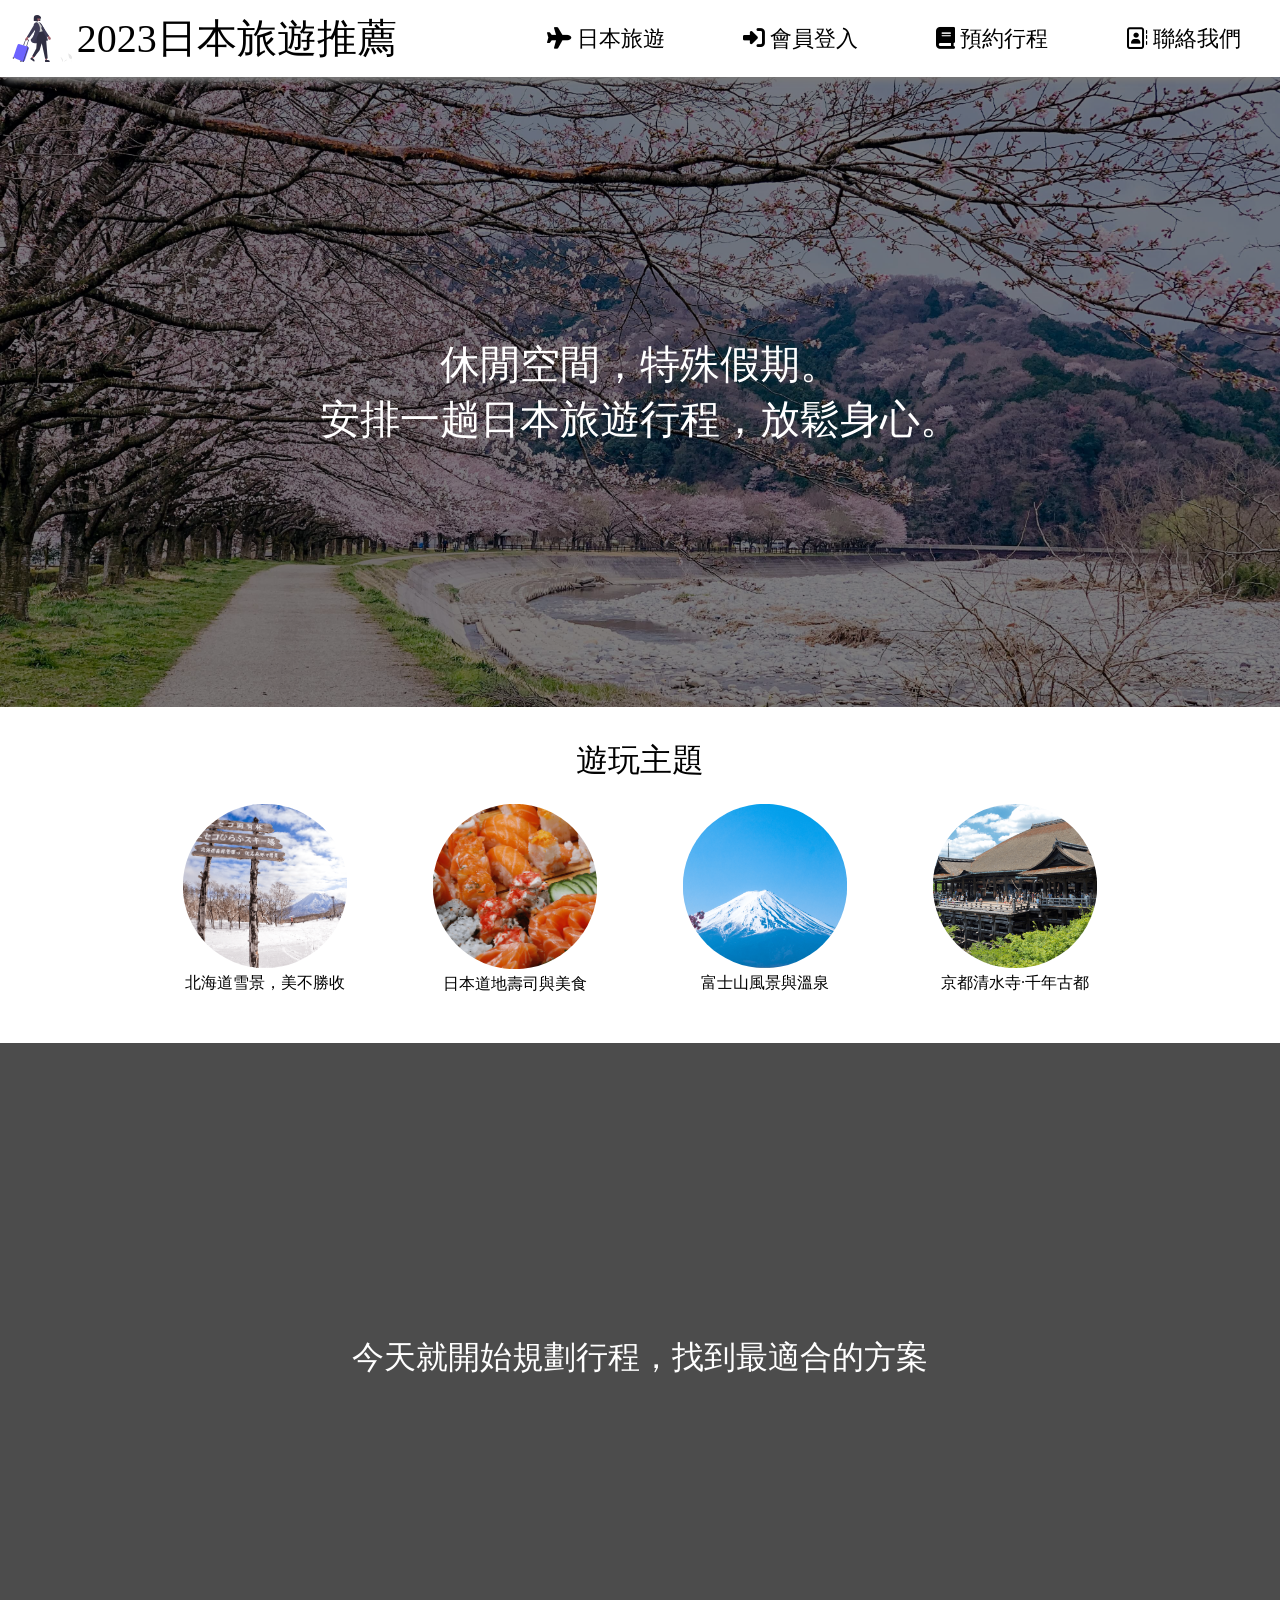
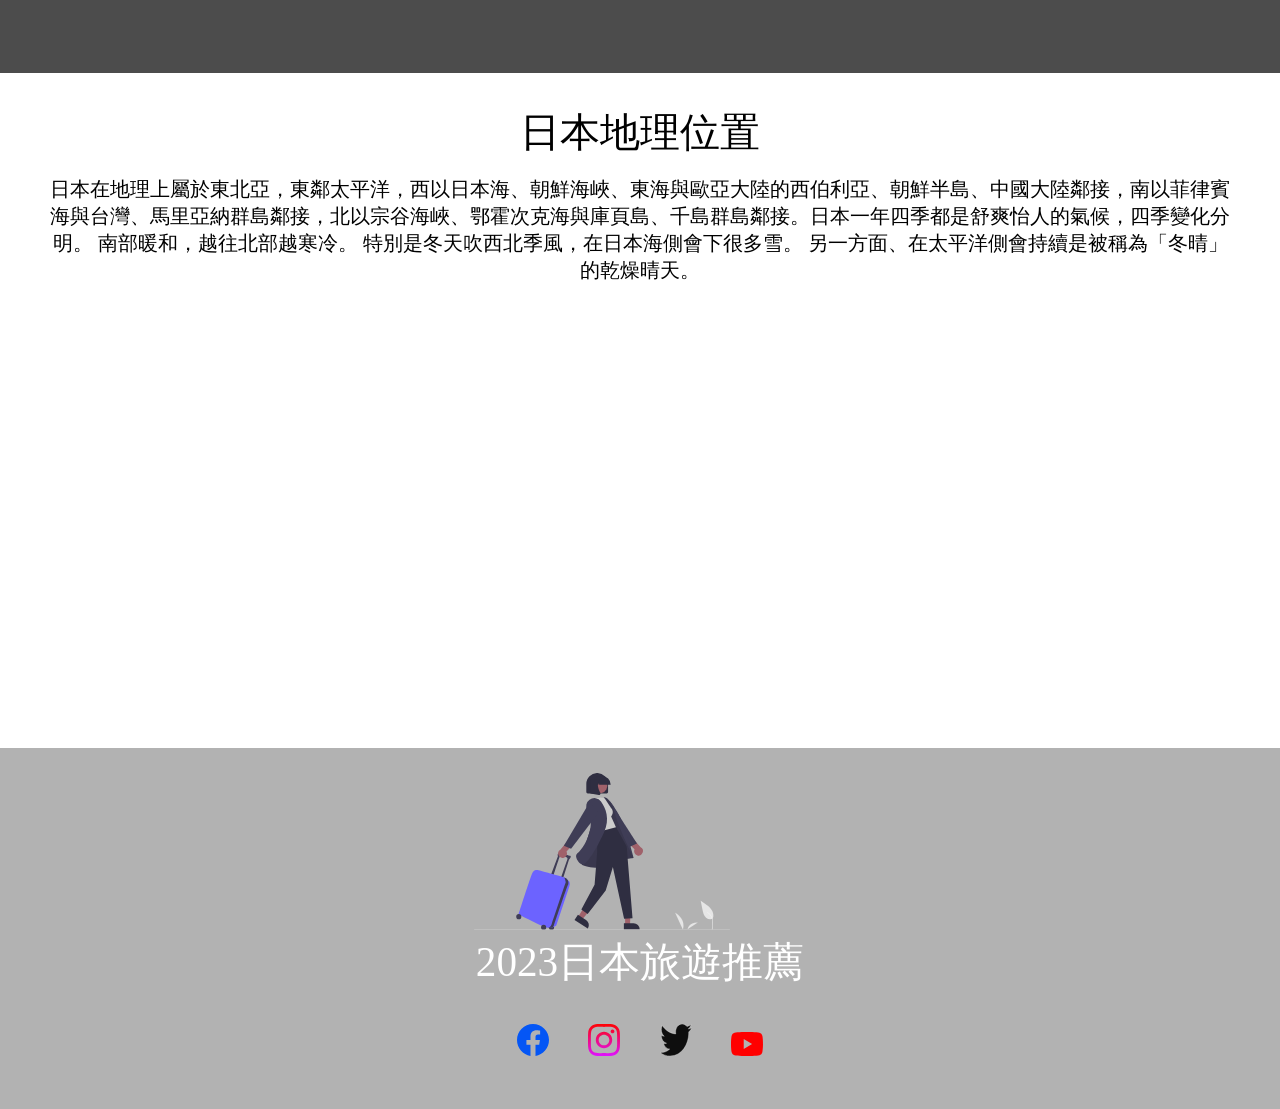
<file: project2（日本旅遊網站）/index.html>
<!DOCTYPE html>
<html lang="zh-Hant">
  <head>
    <meta charset="UTF-8" />
    <meta name="viewport" content="width=device-width, initial-scale=1.0" />
    <title>日本旅遊推薦</title>
    <link
      rel="stylesheet"
      href="https://cdnjs.cloudflare.com/ajax/libs/font-awesome/6.4.2/css/all.min.css"
      integrity="sha512-z3gLpd7yknf1YoNbCzqRKc4qyor8gaKU1qmn+CShxbuBusANI9QpRohGBreCFkKxLhei6S9CQXFEbbKuqLg0DA=="
      crossorigin="anonymous"
      referrerpolicy="no-referrer"
    />
    <link rel="stylesheet" href="./styles/style.css" />
  </head>
  <body>
    <img
      src="./resources/images/富士山2.jpg"
      class="fixed-image"
      alt="fixed-image"
    />
    <header>
      <section class="logo">
        <img src="./resources/images/網站Logo.svg" alt="日本旅遊網站logo" />
        <h1>2023日本旅遊推薦</h1>
      </section>
      <nav>
        <ul>
          <li>
            <a href=""><i class="fa-solid fa-plane"></i> 日本旅遊</a>
          </li>
          <li>
            <a href=""><i class="fa-solid fa-right-to-bracket"></i> 會員登入</a>
          </li>
          <li>
            <a href=""><i class="fa-solid fa-book"></i> 預約行程</a>
          </li>
          <li>
            <a href=""><i class="fa-regular fa-address-book"></i> 聯絡我們</a>
          </li>
        </ul>
      </nav>
    </header>
    <main>
      <!-- <img src="./resources/images/京都古城.jpg" alt="" /> -->
      <section class="background-image">
        <div class="filter"></div>
        <h3>休閒空間，特殊假期。<br />安排一趟日本旅遊行程，放鬆身心。</h3>
      </section>
      <section class="info-circles">
        <h3>遊玩主題</h3>
        <div class="circles">
          <div class="circle">
            <img
              title="北海道雪景"
              src="./resources/images/北海道雪景.jpg"
              alt="北海道雪景"
            />
            <p>北海道雪景，美不勝收</p>
          </div>
          <div class="circle">
            <img
              title="日本道地壽司與美食"
              src="./resources/images/日本壽司.jpg"
              alt="日本壽司"
            />
            <p>日本道地壽司與美食</p>
          </div>
          <div class="circle">
            <img
              title="富士山風景與溫泉"
              src="./resources/images/富士山.jpg"
              alt="富士山"
            />
            <p>富士山風景與溫泉</p>
          </div>
          <div class="circle">
            <img
              title="京都清水寺·千年古都"
              src="./resources/images/清水寺.jpg"
              alt="清水寺"
            />
            <p>京都清水寺·千年古都</p>
          </div>
        </div>
      </section>
      <section class="empty-container">
        <h3>今天就開始規劃行程，找到最適合的方案</h3>
      </section>
      <section class="google-map">
        <h3>日本地理位置</h3>
        <p>
          日本在地理上屬於東北亞，東鄰太平洋，西以日本海、朝鮮海峽、東海與歐亞大陸的西伯利亞、朝鮮半島、中國大陸鄰接，南以菲律賓海與台灣、馬里亞納群島鄰接，北以宗谷海峽、鄂霍次克海與庫頁島、千島群島鄰接。日本一年四季都是舒爽怡人的氣候，四季變化分明。
          南部暖和，越往北部越寒冷。
          特別是冬天吹西北季風，在日本海側會下很多雪。
          另一方面、在太平洋側會持續是被稱為「冬晴」的乾燥晴天。
        </p>
      </section>
      <div class="iframe-container">
        <iframe
          src="https://www.google.com/maps/embed?pb=!1m18!1m12!1m3!1d3974987.8945376505!2d138.65763998013463!3d35.39619502221254!2m3!1f0!2f0!3f0!3m2!1i1024!2i768!4f13.1!3m3!1m2!1s0x34674e0fd77f192f%3A0xf54275d47c665244!2z5pel5pys!5e0!3m2!1szh-TW!2stw!4v1700384208804!5m2!1szh-TW!2stw"
          style="border: 0"
          allowfullscreen=""
          loading="lazy"
          referrerpolicy="no-referrer-when-downgrade"
        ></iframe>
      </div>
    </main>
    <footer>
      <div class="top">
        <img src="./resources/images/網站Logo.svg" alt="logo" />
      </div>
      <div class="middle">
        <h3>2023日本旅遊推薦</h3>
      </div>
      <div class="bottom">
        <div class="icon-container">
          <a href="#"><img src="./resources/Icons/facebook.svg" alt="" /></a>
          <a href="#"><img src="./resources/Icons/instagram.svg" alt="" /></a>
          <a href=""><img src="./resources/Icons/twitter.svg" alt="" /></a>
          <a href=""><img src="./resources/Icons/youtube.svg" alt="" /></a>
        </div>
      </div>
    </footer>
    <script>
      setInterval(() => {
        let topBackground = document.querySelector("section.background-image");
        if (
          topBackground.style.backgroundImage ==
            'url("./resources/images/日本櫻花.jpg")' ||
          topBackground.style.backgroundImage ==
            'url("../resources/images/日本櫻花.jpg")'
        ) {
          console.log("日本櫻花");
          topBackground.style.backgroundImage =
            'url("./resources/images/京都古城.jpg")';
        } else if (
          topBackground.style.backgroundImage ==
            'url("./resources/images/京都古城.jpg")' ||
          topBackground.style.backgroundImage ==
            'url("../resources/images/京都古城.jpg")'
        ) {
          console.log("京都古城");
          topBackground.style.backgroundImage =
            'url("./resources/images/大阪街頭.jpg")';
        } else {
          console.log("大阪街頭");
          topBackground.style.backgroundImage =
            'url("./resources/images/日本櫻花.jpg")';
        }
      }, 3000);
    </script>
  </body>
</html>
</file>
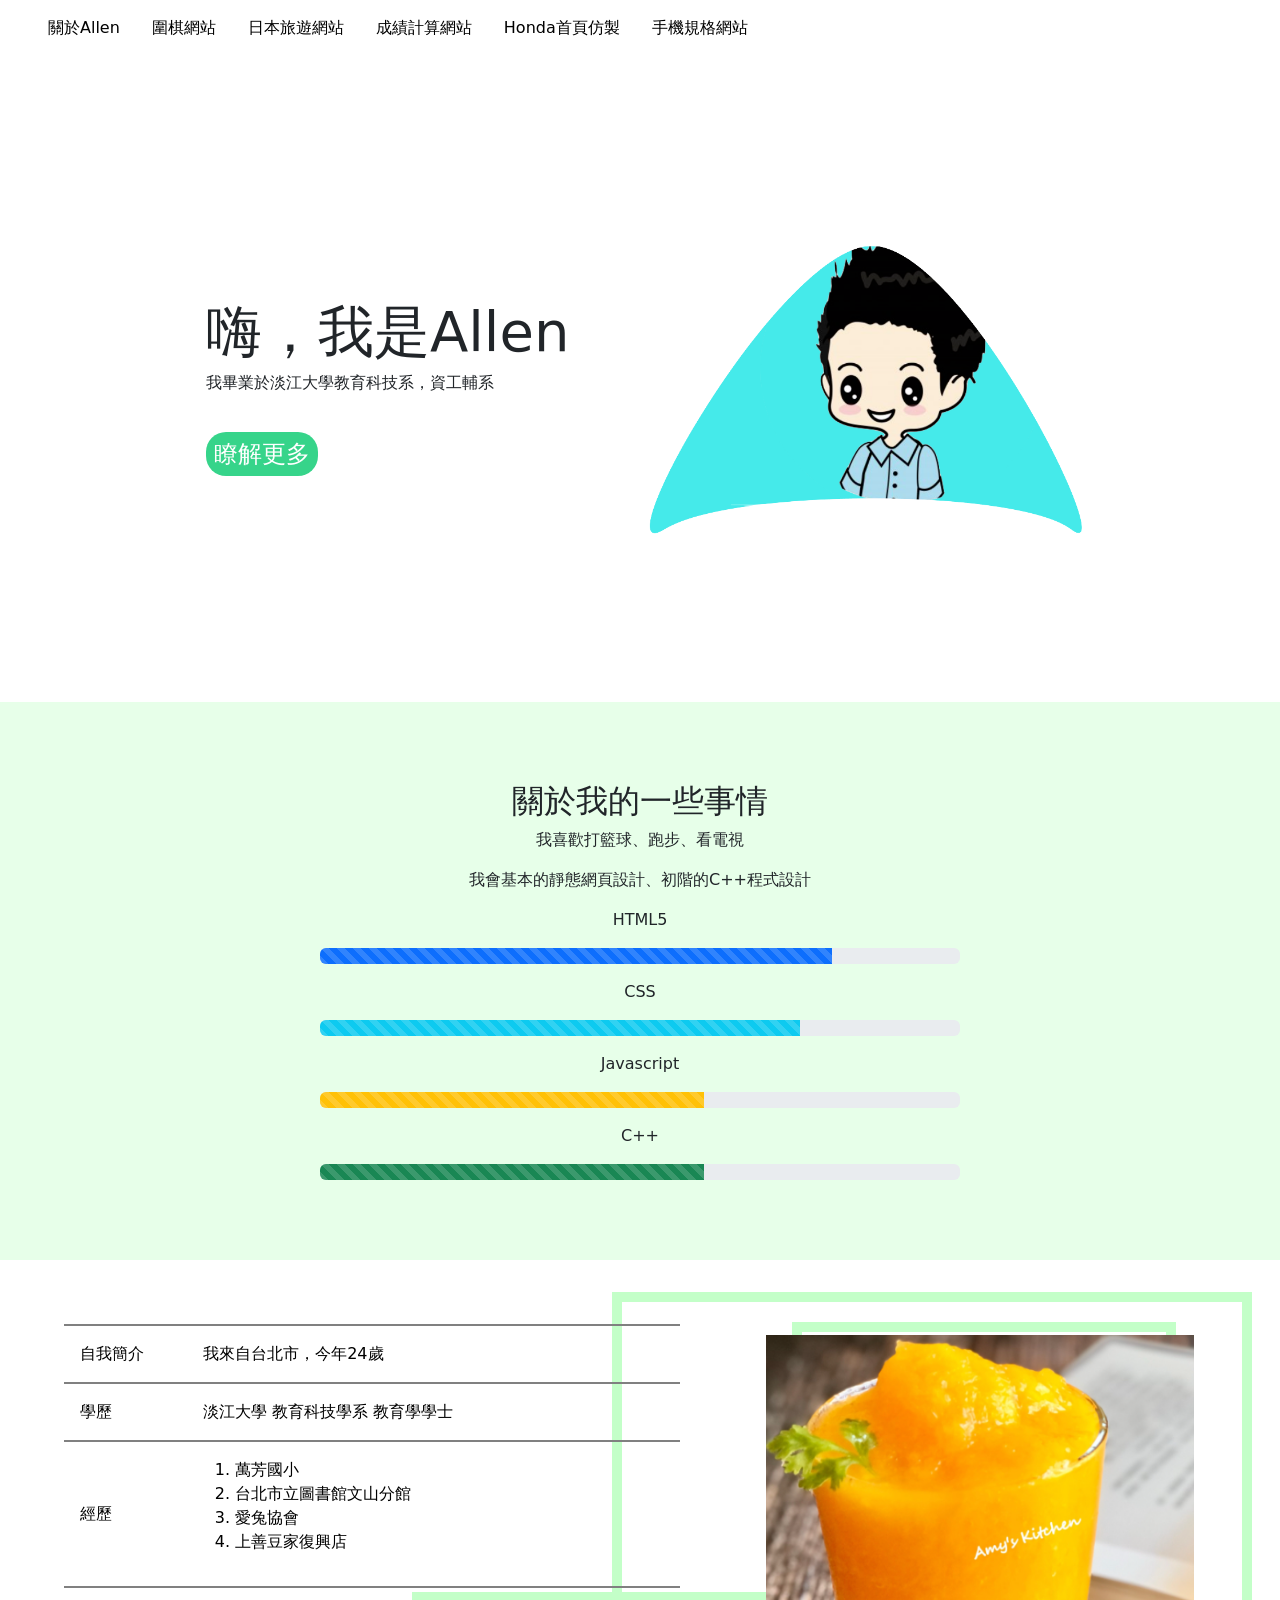
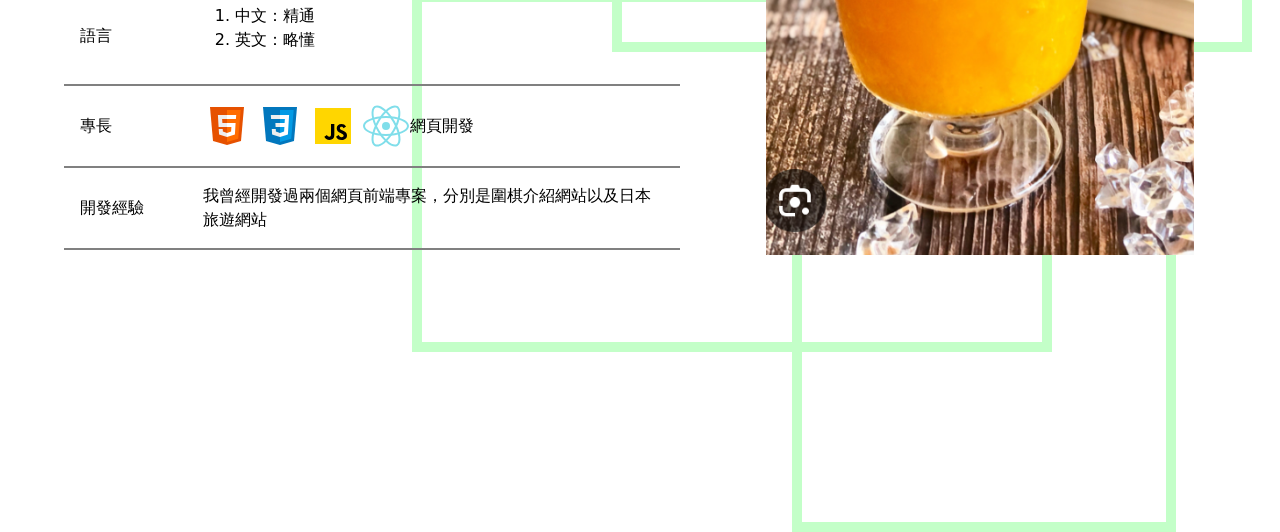
<file: project3(protfolio website)/index.html>
<!DOCTYPE html>
<html lang="zh-hant">
  <head>
    <meta charset="UTF-8" />
    <meta name="viewport" content="width=device-width, initial-scale=1.0" />
    <title>Allen的個人網頁</title>
    <link
      href="https://cdn.jsdelivr.net/npm/bootstrap@5.3.3/dist/css/bootstrap.min.css"
      rel="stylesheet"
      integrity="sha384-QWTKZyjpPEjISv5WaRU9OFeRpok6YctnYmDr5pNlyT2bRjXh0JMhjY6hW+ALEwIH"
      crossorigin="anonymous"
    />
    <link rel="stylesheet" href="./styles/style.css" />
  </head>
  <body>
    <nav>
      <ul>
        <li>
          <a href="#">關於Allen</a>
        </li>
        <!-- <li>
          <a href="#">聯絡方式</a>
        </li> -->
        <li>
          <a target="_blank" href="../project1（圍棋網站）/index.html"
            >圍棋網站</a
          >
        </li>
        <li>
          <a target="_blank" href="../project2（日本旅遊網站）/index.html"
            >日本旅遊網站</a
          >
        </li>
        <li>
          <a target="_blank" href="../成績計算網站/index.html">成績計算網站</a>
        </li>
        <li>
          <a target="_blank" href="../Honda首頁/index.html">Honda首頁仿製</a>
        </li>
        <li>
          <a target="_blank" href="../作業版本/資料庫.html">手機規格網站</a>
        </li>
      </ul>
    </nav>
    <main>
      <section class="main-area">
        <div class="info">
          <h1>嗨，我是Allen</h1>
          <h2>我畢業於淡江大學教育科技系，資工輔系</h2>
          <a href="#">瞭解更多</a>
        </div>
        <div class="image-area">
          <img src="./卡通圖片.png" alt="個人照片" />
        </div>
      </section>
      <section class="about-me">
        <section class="description">
          <h2>關於我的一些事情</h2>
          <p>我喜歡打籃球、跑步、看電視</p>
          <p>我會基本的靜態網頁設計、初階的C++程式設計</p>
          <div class="progress-bar-area">
            <p>HTML5</p>
            <div class="progress">
              <div
                class="progress-bar progress-bar-striped progress-bar-animated"
                role="progressbar"
                aria-valuenow="75"
                aria-valuemin="0"
                aria-valuemax="100"
                style="width: 80%"
              ></div>
            </div>
            <p>CSS</p>
            <div class="progress">
              <div
                class="progress-bar progress-bar-striped progress-bar-animated bg-info"
                role="progressbar"
                aria-valuenow="75"
                aria-valuemin="0"
                aria-valuemax="100"
                style="width: 75%"
              ></div>
            </div>
            <p>Javascript</p>
            <div class="progress">
              <div
                class="progress-bar progress-bar-striped progress-bar-animated bg-warning"
                role="progressbar"
                aria-valuenow="75"
                aria-valuemin="0"
                aria-valuemax="100"
                style="width: 60%"
              ></div>
            </div>
            <p>C++</p>
            <div class="progress">
              <div
                class="progress-bar progress-bar-striped progress-bar-animated bg-success"
                role="progressbar"
                aria-valuenow="75"
                aria-valuemin="0"
                aria-valuemax="100"
                style="width: 60%"
              ></div>
            </div>
          </div>
        </section>
      </section>
      <section class="resume">
        <section class="table">
          <table>
            <tr>
              <td>自我簡介</td>
              <td>我來自台北市，今年24歲</td>
            </tr>
            <tr>
              <td>學歷</td>
              <td>淡江大學 教育科技學系 教育學學士</td>
            </tr>
            <tr>
              <td>經歷</td>
              <td>
                <ol>
                  <li>萬芳國小</li>
                  <li>台北市立圖書館文山分館</li>
                  <li>愛兔協會</li>
                  <li>上善豆家復興店</li>
                </ol>
              </td>
            </tr>
            <tr>
              <td>語言</td>
              <td>
                <ol>
                  <li>中文：精通</li>
                  <li>英文：略懂</li>
                </ol>
              </td>
            </tr>
            <tr>
              <td>專長</td>
              <td>
                <img src="./ICONS/icons8-html-5.svg" alt="HTML5" />
                <img src="./ICONS/icons8-css3.svg" alt="CSS3" />
                <img src="./ICONS/icons8-javascript.svg" alt="Javascript" />
                <img
                  src="./ICONS/icons8-react-native.svg"
                  alt="React"
                />網頁開發
              </td>
            </tr>
            <tr>
              <td>開發經驗</td>
              <td>
                我曾經開發過兩個網頁前端專案，分別是圍棋介紹網站以及日本旅遊網站
              </td>
            </tr>
          </table>
        </section>
        <section class="picture">
          <img src="./截圖 2024-03-12 上午11.00.24.png" alt="冰沙配圖" />
          <div class="green-rectangle1"></div>
          <div class="green-rectangle2"></div>
          <div class="green-rectangle3"></div>
        </section>
      </section>
    </main>

    <script
      src="https://cdn.jsdelivr.net/npm/bootstrap@5.3.3/dist/js/bootstrap.bundle.min.js"
      integrity="sha384-YvpcrYf0tY3lHB60NNkmXc5s9fDVZLESaAA55NDzOxhy9GkcIdslK1eN7N6jIeHz"
      crossorigin="anonymous"
    ></script>
  </body>
</html>
</file>
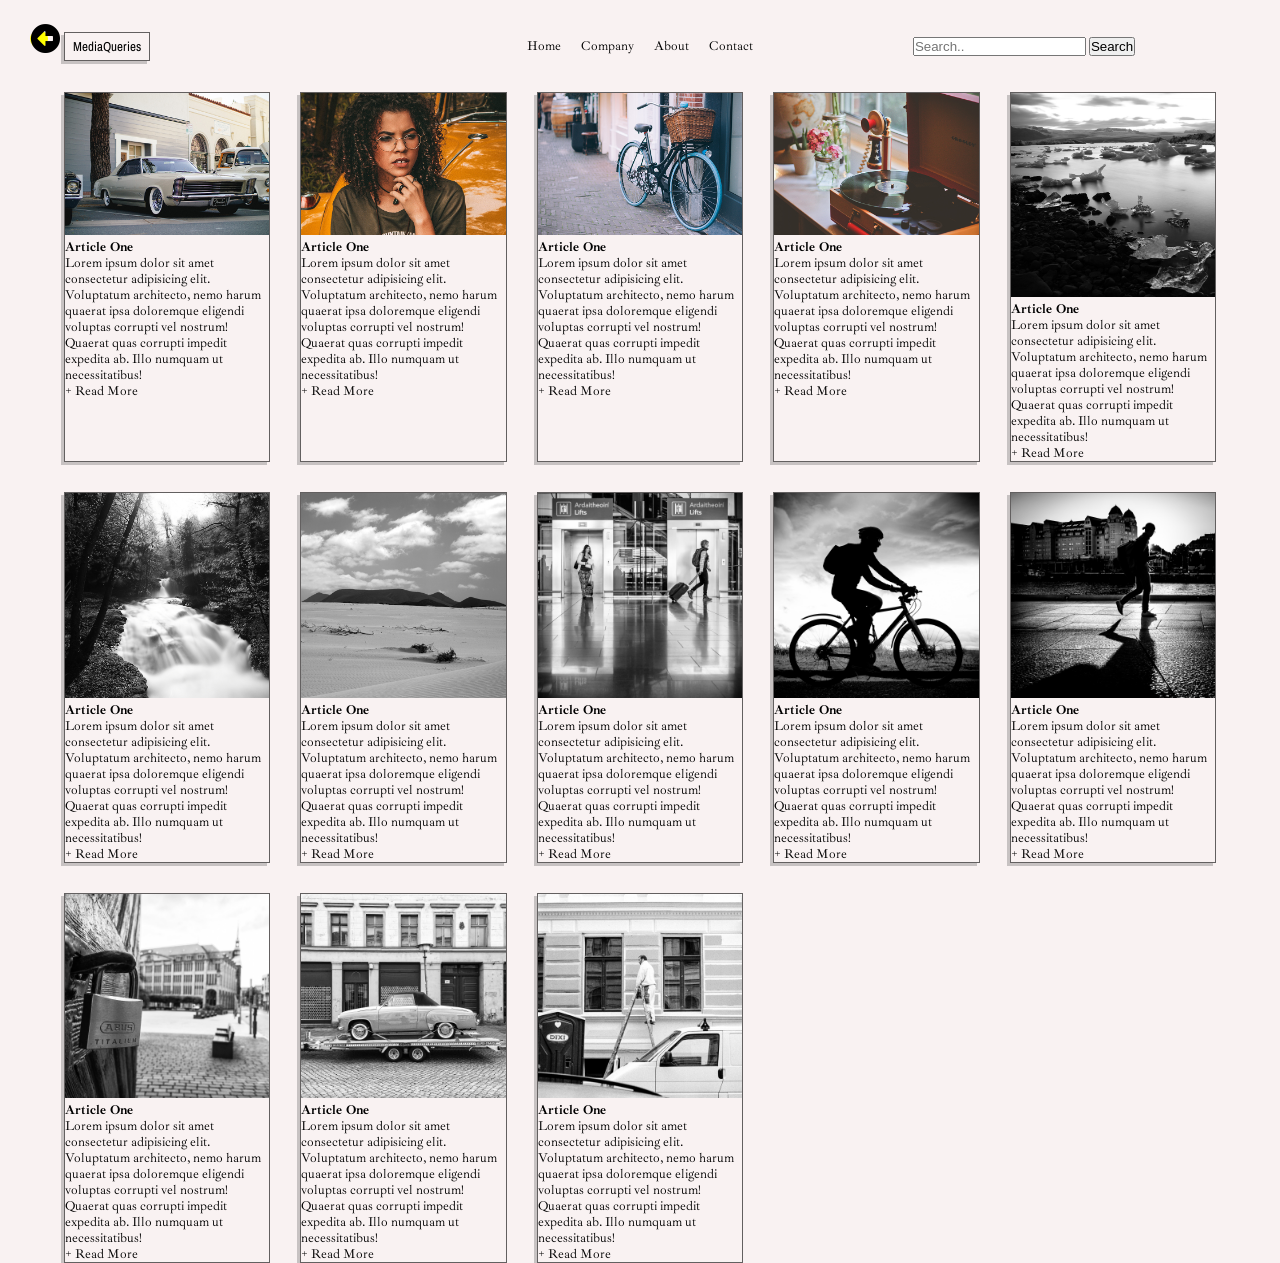
<file: w15-mobile-first/index.html>
<!DOCTYPE html>
<html lang="en">
<head>
    <meta charset="UTF-8">
    <meta name="viewport" content="width=device-width, initial-scale=1.0">
    <meta http-equiv="X-UA-Compatible" content="ie=edge">
    <link rel="stylesheet" href="https://cdnjs.cloudflare.com/ajax/libs/font-awesome/5.15.3/css/all.min.css" integrity="sha512-iBBXm8fW90+nuLcSKlbmrPcLa0OT92xO1BIsZ+ywDWZCvqsWgccV3gFoRBv0z+8dLJgyAHIhR35VZc2oM/gI1w==" crossorigin="anonymous" />
    <title>Document</title>
    <link rel="stylesheet" href="./css/style.css">
</head>
<body>

    <header>
        <div class="logo">
            <div>MediaQueries</div>
        </div>
        <nav>
            <ul>
                <li>Home</li>
                <li>Company</li>
                <li>About</li>
                <li>Contact</li>
            </ul>
        </nav>

        <div class="search">
            <form>
            <input type="text" placeholder="Search.." name="search">
            <button type="submit">Search</button>
          </form>
        </div>
    </header>


    <section class="articles">
        <article>
            <img src="./img/1.jpg" alt="Retro Image 1">
            <div class="info">
                <h4>Article One</h4>
                <p>Lorem ipsum dolor sit amet consectetur adipisicing elit. Voluptatum architecto, nemo harum quaerat ipsa doloremque eligendi voluptas corrupti vel nostrum! Quaerat quas corrupti impedit expedita ab. Illo numquam ut necessitatibus!</p>
                <p>+ Read More</p>
            </div>
        </article>
        <article>
            <img src="./img/2.jpg" alt="Retro Image 2">
            <div class="info">
                <h4>Article One</h4>
                <p>Lorem ipsum dolor sit amet consectetur adipisicing elit. Voluptatum architecto, nemo harum quaerat ipsa doloremque eligendi voluptas corrupti vel nostrum! Quaerat quas corrupti impedit expedita ab. Illo numquam ut necessitatibus!</p>
                <p>+ Read More</p>
            </div>
        </article>
        <article>
            <img src="./img/3.jpg" alt="Retro Image 3">
            <div class="info">
                <h4>Article One</h4>
                <p>Lorem ipsum dolor sit amet consectetur adipisicing elit. Voluptatum architecto, nemo harum quaerat ipsa doloremque eligendi voluptas corrupti vel nostrum! Quaerat quas corrupti impedit expedita ab. Illo numquam ut necessitatibus!</p>
                <p>+ Read More</p>
            </div>
        </article>
        <article>
            <img src="./img/4.jpg" alt="Retro Image 4">
            <div class="info">
                <h4>Article One</h4>
                <p>Lorem ipsum dolor sit amet consectetur adipisicing elit. Voluptatum architecto, nemo harum quaerat ipsa doloremque eligendi voluptas corrupti vel nostrum! Quaerat quas corrupti impedit expedita ab. Illo numquam ut necessitatibus!</p>
                <p>+ Read More</p>
            </div>
        </article>
        <article>
            <img src="./img/img1.jpg" alt="Retro Image 1">
            <div class="info">
                <h4>Article One</h4>
                <p>Lorem ipsum dolor sit amet consectetur adipisicing elit. Voluptatum architecto, nemo harum quaerat ipsa doloremque eligendi voluptas corrupti vel nostrum! Quaerat quas corrupti impedit expedita ab. Illo numquam ut necessitatibus!</p>
                <p>+ Read More</p>
            </div>
        </article>
        <article>
            <img src="./img/img2.jpg" alt="Retro Image 2">
            <div class="info">
                <h4>Article One</h4>
                <p>Lorem ipsum dolor sit amet consectetur adipisicing elit. Voluptatum architecto, nemo harum quaerat ipsa doloremque eligendi voluptas corrupti vel nostrum! Quaerat quas corrupti impedit expedita ab. Illo numquam ut necessitatibus!</p>
                <p>+ Read More</p>
            </div>
        </article>
        <article>
            <img src="./img/img3.jpg" alt="Retro Image 3">
            <div class="info">
                <h4>Article One</h4>
                <p>Lorem ipsum dolor sit amet consectetur adipisicing elit. Voluptatum architecto, nemo harum quaerat ipsa doloremque eligendi voluptas corrupti vel nostrum! Quaerat quas corrupti impedit expedita ab. Illo numquam ut necessitatibus!</p>
                <p>+ Read More</p>
            </div>
        </article>
        <article>
            <img src="./img/img4.jpg" alt="Retro Image 4">
            <div class="info">
                <h4>Article One</h4>
                <p>Lorem ipsum dolor sit amet consectetur adipisicing elit. Voluptatum architecto, nemo harum quaerat ipsa doloremque eligendi voluptas corrupti vel nostrum! Quaerat quas corrupti impedit expedita ab. Illo numquam ut necessitatibus!</p>
                <p>+ Read More</p>
            </div>
        </article>
        <article>
            <img src="./img/img5.jpg" alt="Retro Image 1">
            <div class="info">
                <h4>Article One</h4>
                <p>Lorem ipsum dolor sit amet consectetur adipisicing elit. Voluptatum architecto, nemo harum quaerat ipsa doloremque eligendi voluptas corrupti vel nostrum! Quaerat quas corrupti impedit expedita ab. Illo numquam ut necessitatibus!</p>
                <p>+ Read More</p>
            </div>
        </article>
        <article>
            <img src="./img/img6.jpg" alt="Retro Image 2">
            <div class="info">
                <h4>Article One</h4>
                <p>Lorem ipsum dolor sit amet consectetur adipisicing elit. Voluptatum architecto, nemo harum quaerat ipsa doloremque eligendi voluptas corrupti vel nostrum! Quaerat quas corrupti impedit expedita ab. Illo numquam ut necessitatibus!</p>
                <p>+ Read More</p>
            </div>
        </article>
        <article>
            <img src="./img/img7.jpg" alt="Retro Image 3">
            <div class="info">
                <h4>Article One</h4>
                <p>Lorem ipsum dolor sit amet consectetur adipisicing elit. Voluptatum architecto, nemo harum quaerat ipsa doloremque eligendi voluptas corrupti vel nostrum! Quaerat quas corrupti impedit expedita ab. Illo numquam ut necessitatibus!</p>
                <p>+ Read More</p>
            </div>
        </article>
        <article>
            <img src="./img/img8.jpg" alt="Retro Image 4">
            <div class="info">
                <h4>Article One</h4>
                <p>Lorem ipsum dolor sit amet consectetur adipisicing elit. Voluptatum architecto, nemo harum quaerat ipsa doloremque eligendi voluptas corrupti vel nostrum! Quaerat quas corrupti impedit expedita ab. Illo numquam ut necessitatibus!</p>
                <p>+ Read More</p>
            </div>
        </article>
        <article>
            <img src="./img/img9.jpg" alt="Retro Image 4">
            <div class="info">
                <h4>Article One</h4>
                <p>Lorem ipsum dolor sit amet consectetur adipisicing elit. Voluptatum architecto, nemo harum quaerat ipsa doloremque eligendi voluptas corrupti vel nostrum! Quaerat quas corrupti impedit expedita ab. Illo numquam ut necessitatibus!</p>
                <p>+ Read More</p>
            </div>
        </article>
    </section>
    <div class="fixedBtn">
        <a href="../index.html">
            <div class="box1">
                <i class="fas fa-arrow-alt-circle-left"></i>
            </div>
        </a>
    </div>
    <a href="../index.html" class="sideBtn" onmouseover="back1();" onmouseout="back2();">
        <div class="left">
            上一頁
        </div>
        <div class="right">
            <i class="fas fa-arrow-alt-circle-left"></i>
        </div>
    </a>
    <div class="fixedBtn2">
        上一頁
    </div>
    <script src="./script.js"></script>
</body>
</html>
</file>
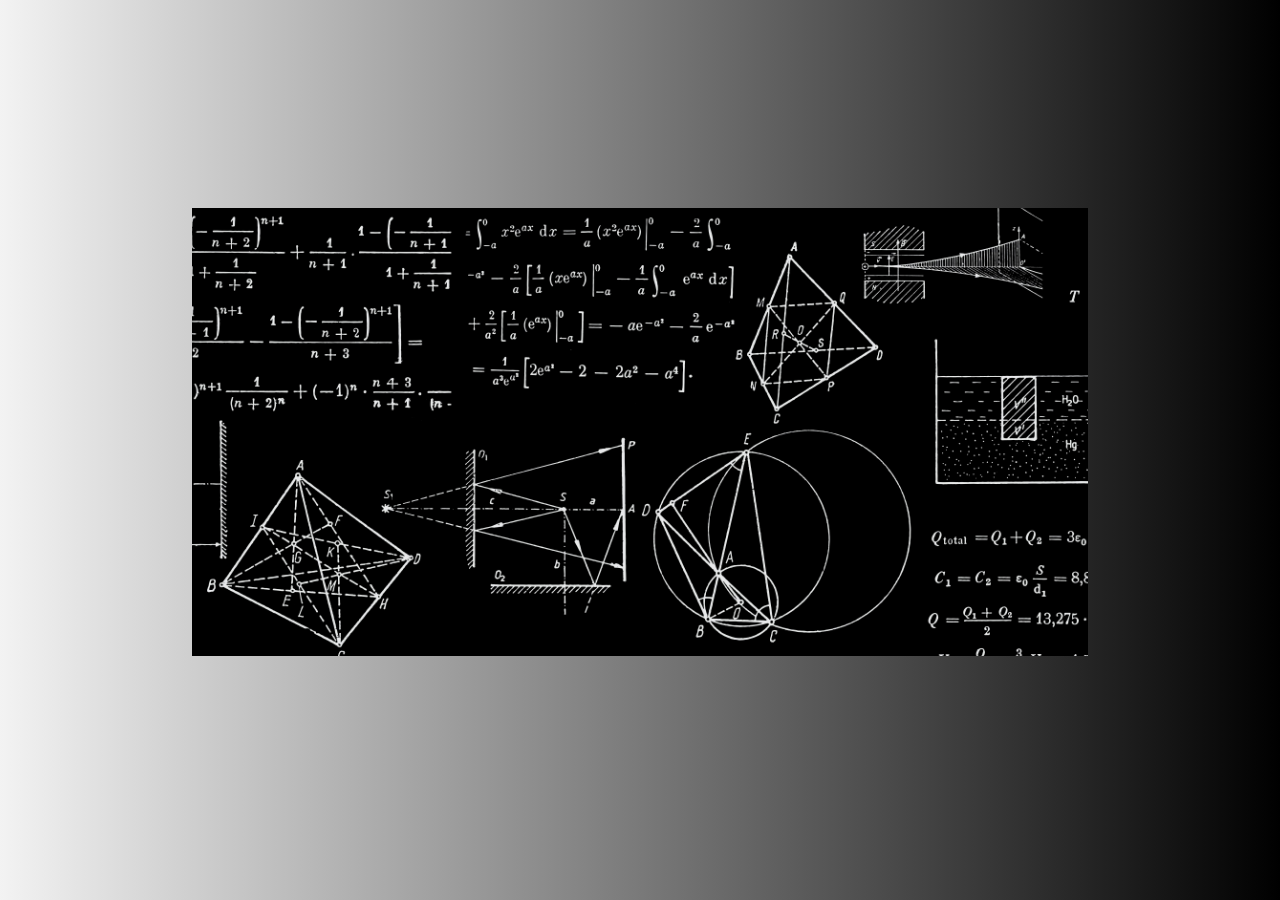
<file: 成績計算網站/index.html>
<!DOCTYPE html>
<html lang="en">
  <head>
    <meta charset="UTF-8" />
    <meta name="viewport" content="width=device-width, initial-scale=1.0" />
    <title>成績計算工具</title>
    <link rel="stylesheet" href="./style.css" />
    <link
      href="https://cdn.jsdelivr.net/npm/bootstrap@5.3.3/dist/css/bootstrap.min.css"
      rel="stylesheet"
      integrity="sha384-QWTKZyjpPEjISv5WaRU9OFeRpok6YctnYmDr5pNlyT2bRjXh0JMhjY6hW+ALEwIH"
      crossorigin="anonymous"
    />
  </head>
  <body>
    <div id="openingAnimation">
      <div id="showPicture">
        <div id="imgBox">
          <img src="./math.jpg" alt="有許多數學公式的圖案" />
        </div>
        <div id="mask1" class="masks"></div>
        <div id="mask2" class="masks"></div>
      </div>
      <div id="gradientPicture"></div>
    </div>
    <div id="content">
      <div id="residentMenu">
        <div class="leftBox">
          <div id="home" class="button">Home</div>
          <div id="gradeAnalysis" class="button">Grade Analysis</div>
          <div id="termOfService" class="button">Term of Service</div>
        </div>
        <div class="rightBox"></div>
      </div>
      <div id="main">
        <div class="horizontalAlignBox1">
          <div class="verticalAlignBox1">
            <div class="verticalAlignBox2">
              <div class="title">Grades Input Form</div>
              <div class="horizontalAlignBox2">
                <div class="button" id="descendingOrder">降序排序</div>
                <div class="button" id="ascendingOrder">升序排序</div>
              </div>
            </div>
            <div id="inputBoxes"></div>
            <div class="functionButtonHorizontalAlignBox">
              <img src="./add (1).png" alt="" id="addButton" />
            </div>
            <div class="showScore">
              <div class="circle">
                <div class="title">Your Sememster GPA is:</div>
                <div class="gpaScore">3.92</div>
              </div>
            </div>
          </div>
        </div>
      </div>
    </div>
    <script
      src="https://cdn.jsdelivr.net/npm/bootstrap@5.3.3/dist/js/bootstrap.bundle.min.js"
      integrity="sha384-YvpcrYf0tY3lHB60NNkmXc5s9fDVZLESaAA55NDzOxhy9GkcIdslK1eN7N6jIeHz"
      crossorigin="anonymous"
    ></script>
    <script src="./script.js"></script>
  </body>
</html>
</file>
<file: w15-menu-2/style.css>
* {
  -webkit-box-sizing: border-box;
  box-sizing: border-box;
}

body {
  overflow-x: hidden;
  font-size: 10px;
  display: none;
}

header {
  display: -webkit-box;
  display: -ms-flexbox;
  display: flex;
  -webkit-box-pack: justify;
  -ms-flex-pack: justify;
  justify-content: space-between;
  background-color: white;
}

header a {
  text-decoration: none;
  color: black;
}

header .title {
  display: -webkit-box;
  display: -ms-flexbox;
  display: flex;
  -webkit-box-orient: vertical;
  -webkit-box-direction: normal;
  -ms-flex-direction: column;
  flex-direction: column;
  -webkit-box-pack: center;
  -ms-flex-pack: center;
  justify-content: center;
}

/* header .title h2 {
  font-size: 2rem;
  color: blue;
  font-family: -apple-system, BlinkMacSystemFont, 'Segoe UI', Roboto, Oxygen, Ubuntu, Cantarell, 'Open Sans', 'Helvetica Neue', sans-serif;
} */
header .title h2 {
  font-size: 2rem;
  color: blue;
  font-family: 標楷體;
}

header .main {
  width: 80%;
  display: -webkit-box;
  display: -ms-flexbox;
  display: flex;
  -webkit-box-pack: justify;
  -ms-flex-pack: justify;
  justify-content: space-between;
}

header .main img {
  height: 3.3rem;
  margin-top: 1rem;
}

header .main .desktop_menu ul {
  display: -webkit-box;
  display: -ms-flexbox;
  display: flex;
  list-style: none;
  font-size: 1rem;
  margin: 2rem 0 1rem 0;
}

header .main .desktop_menu ul .text {
  font-weight: 500;
  padding: 0 1rem;
}

header .main .desktop_menu ul .text:hover {
  opacity: 0.6;
}

header .main .bars {
  display: none;
}

header .main .bars:hover {
  cursor: pointer;
}

header .left,
header .right {
  width: 10%;
}

.mobile_menu,
.mobile_menu.show,
.item1,
.item1.show,
.item2,
.item2.show,
.item3,
.item3.show,
.item4,
.item4.show,
.item5,
.item5.show,
.item1.disappear,
.item2.disappear,
.item3.disappear,
.item4.disappear,
.item5.disappear {
  display: none;
}

.mobile_menu {
  width: 91.5%;
  height: 100vh;
  background-color: white;
  position: absolute;
  top: 0;
  -webkit-transition: -webkit-transform 0.5s ease-in-out;
  transition: -webkit-transform 0.5s ease-in-out;
  transition: transform 0.5s ease-in-out;
  transition: transform 0.5s ease-in-out, -webkit-transform 0.5s ease-in-out;
  left: -80rem;
  font-size: 1.2rem;
}

.mobile_menu a {
  text-decoration: none;
  color: black;
}

.mobile_menu ul {
  list-style: none;
  padding: 0.1rem 0 0 2rem;
}

.mobile_menu ul li {
  margin: 1rem 0;
}

.mobile_menu ul li:hover {
  cursor: pointer;
}

.mobile_menu.show {
  -webkit-transform: translateX(80rem);
  transform: translateX(80rem);
}

.cancel_btn {
  display: none;
  background-color: white;
  text-align: center;
  padding-top: 1.2rem;
  padding-bottom: 1.5rem;
  position: absolute;
  top: 0;
  right: 0;
  width: 4rem;
  height: 4rem;
}

.cancel_btn.show {
  display: block;
}

.cancel_btn:hover {
  cursor: pointer;
}

.empty {
  display: none;
  position: absolute;
  top: 4rem;
  right: 0;
  height: 88vh;
  width: 4rem;
}

.empty.show {
  display: block;
}

.item1 {
  width: 91.5%;
  height: 100vh;
  background-color: white;
  position: absolute;
  top: 0;
  -webkit-transition: -webkit-transform 0.6s ease-in-out;
  transition: -webkit-transform 0.6s ease-in-out;
  transition: transform 0.6s ease-in-out;
  transition: transform 0.6s ease-in-out, -webkit-transform 0.6s ease-in-out;
  left: 80rem;
  font-size: 1.2rem;
}

.item1 a {
  text-decoration: none;
  color: black;
}

.item1 ul {
  list-style: none;
  padding: 0.1rem 0 0 2rem;
}

.item1 ul li:nth-child(1) {
  padding-bottom: 0.8rem;
  cursor: pointer;
}

.item1 ul li {
  margin: 1rem 0;
}

.item1.show {
  -webkit-transform: translateX(-80rem);
  transform: translateX(-80rem);
}

.item2 {
  width: 91.5%;
  height: 100vh;
  background-color: white;
  position: absolute;
  top: 0;
  -webkit-transition: -webkit-transform 0.6s ease-in-out;
  transition: -webkit-transform 0.6s ease-in-out;
  transition: transform 0.6s ease-in-out;
  transition: transform 0.6s ease-in-out, -webkit-transform 0.6s ease-in-out;
  left: 80rem;
  font-size: 1.2rem;
}

.item2 a {
  text-decoration: none;
  color: black;
}

.item2 ul {
  list-style: none;
  padding: 0.1rem 0 0 2rem;
}

.item2 ul li:nth-child(1) {
  padding-bottom: 0.8rem;
  cursor: pointer;
}

.item2 ul li {
  margin: 1rem 0;
}

.item2.show {
  -webkit-transform: translateX(-80rem);
  transform: translateX(-80rem);
}

.item3 {
  width: 91.5%;
  height: 100vh;
  background-color: white;
  position: absolute;
  top: 0;
  -webkit-transition: -webkit-transform 0.6s ease-in-out;
  transition: -webkit-transform 0.6s ease-in-out;
  transition: transform 0.6s ease-in-out;
  transition: transform 0.6s ease-in-out, -webkit-transform 0.6s ease-in-out;
  left: 80rem;
  font-size: 1.2rem;
}

.item3 a {
  text-decoration: none;
  color: black;
}

.item3 ul {
  list-style: none;
  padding: 0.1rem 0 0 2rem;
}

.item3 ul li:nth-child(1) {
  padding-bottom: 0.8rem;
  cursor: pointer;
}

.item3 ul li {
  margin: 1rem 0;
}

.item3.show {
  -webkit-transform: translateX(-80rem);
  transform: translateX(-80rem);
}

.item4 {
  width: 91.5%;
  height: 100vh;
  background-color: white;
  position: absolute;
  top: 0;
  -webkit-transition: -webkit-transform 0.6s ease-in-out;
  transition: -webkit-transform 0.6s ease-in-out;
  transition: transform 0.6s ease-in-out;
  transition: transform 0.6s ease-in-out, -webkit-transform 0.6s ease-in-out;
  left: 80rem;
  font-size: 1.2rem;
}

.item4 a {
  text-decoration: none;
  color: black;
}

.item4 ul {
  list-style: none;
  padding: 0.1rem 0 0 2rem;
}

.item4 ul li:nth-child(1) {
  padding-bottom: 0.8rem;
  cursor: pointer;
}

.item4 ul li {
  margin: 1rem 0;
}

.item4.show {
  -webkit-transform: translateX(-80rem);
  transform: translateX(-80rem);
}

.item5 {
  width: 91.5%;
  height: 100vh;
  background-color: white;
  position: absolute;
  top: 0;
  -webkit-transition: -webkit-transform 0.6s ease-in-out;
  transition: -webkit-transform 0.6s ease-in-out;
  transition: transform 0.6s ease-in-out;
  transition: transform 0.6s ease-in-out, -webkit-transform 0.6s ease-in-out;
  left: 80rem;
  font-size: 1.2rem;
}

.item5 a {
  text-decoration: none;
  color: black;
}

.item5 ul {
  list-style: none;
  padding: 0.1rem 0 0 2rem;
}

.item5 ul li:nth-child(1) {
  padding-bottom: 0.8rem;
  cursor: pointer;
}

.item5 ul li {
  margin: 1rem 0;
}

.item5.show {
  -webkit-transform: translateX(-80rem);
  transform: translateX(-80rem);
}

.item1.disappear,
.item2.disappear,
.item3.disappear,
.item4.disappear,
.item5.disappear {
  -webkit-transform: translateX(-160rem);
  transform: translateX(-160rem);
}

/*.showtext{
    display:none;
    //border:1px solid blue;
    position:relative;
    width:100%;
    z-index:2;
    .box1{
        position:absolute;
        display:flex;
        flex-direction: column;
        justify-content: center;
        width:100%;
        height:38rem;
        .box2{
            width:100%;
            display:flex;
            justify-content: center;
            h1{
                font-size:3rem;
                color:rgb(255, 255, 255);
                font-family: 'Noto Serif TC', serif;
                white-space:nowrap;
            }
        }
    }
}
.main_pic{
    //border:1px solid green;
    width:100%;
    height:37rem;
    background:url(./img/main_pic.png) center /auto 38rem;
}
.space{
    height:0;
}*/
.showcase .box1 {
  width: 100%;
}

.showcase .box1 .box2 {
  display: -ms-grid;
  display: grid;
  -ms-grid-columns: (minmax(8rem, 1fr)) [auto-fit];
  grid-template-columns: repeat(auto-fit, minmax(8rem, 1fr));
  grid-gap: 3rem;
  min-width: 8rem;
  width: 75%;
  margin: 3rem auto;
}

.showcase .box1 .box2 .pics {
  display: -webkit-box;
  display: -ms-flexbox;
  display: flex;
  -webkit-box-orient: vertical;
  -webkit-box-direction: normal;
  -ms-flex-direction: column;
  flex-direction: column;
  width: 8rem;
  -webkit-box-shadow: -0.2rem 0.2rem 0 0 rgba(0, 0, 0, 0.2);
  box-shadow: -0.2rem 0.2rem 0 0 rgba(0, 0, 0, 0.2);
}

.showcase .box1 .box2 .pics a {
  text-decoration: none;
  color: black;
}

.showcase .box1 .box2 .pics a .box3 {
  display: -webkit-box;
  display: -ms-flexbox;
  display: flex;
  -webkit-box-orient: vertical;
  -webkit-box-direction: normal;
  -ms-flex-direction: column;
  flex-direction: column;
  -webkit-box-pack: center;
  -ms-flex-pack: center;
  justify-content: center;
  height: 12rem;
  border: 1px solid gray;
}

.showcase .box1 .box2 .pics a .box3 img {
  height: auto;
  width: 100%;
}

.showcase .box1 .box2 .pics a .box3 .Microsoft {
  padding: 0 0.2rem;
}

.showcase .box1 .box2 .pics a p {
  text-align: center;
}

.anchor {
  display: none;
  position: relative;
}

.anchor .box1 {
  position: absolute;
  z-index: 2;
}

.anchor .box1 .box2 ul {
  -webkit-transform: translateY(-1.5rem);
  transform: translateY(-1.5rem);
  background-color: black;
  padding: 0.8rem 1rem;
  list-style: none;
  display: -webkit-box;
  display: -ms-flexbox;
  display: flex;
  -webkit-box-orient: vertical;
  -webkit-box-direction: normal;
  -ms-flex-direction: column;
  flex-direction: column;
  background-color: black;
}

.anchor .box1 .box2 ul li {
  margin: 0.3rem 0;
  white-space: nowrap;
  background-color: black;
}

.anchor .box1 .box2 ul li a {
  color: #e9e9e9;
}

/*.menu1,.menu2,.menu3,.menu4,.menu5{
    display:none;
}*/
.menu1.show {
  display: block;
}

.menu2.show {
  display: block;
}

.menu3.show {
  display: block;
}

.menu4.show {
  display: block;
}

.menu5.show {
  display: block;
}

/*.menu1.show,.menu2.show,.menu3.show,.menu4.show,.menu5.show{
    display:block;
}*/
@media (max-width: 800px) {
  .mobile_menu,
  .mobile_menu.show,
  .item1,
  .item1.show,
  .item2,
  .item2.show,
  .item3,
  .item3.show,
  .item4,
  .item4.show,
  .item5,
  .item5.show,
  .item1.disappear,
  .item2.disappear,
  .item3.disappear,
  .item4.disappear,
  .item5.disappear {
    display: block;
  }
  header .main {
    width: 90%;
    display: -webkit-box;
    display: -ms-flexbox;
    display: flex;
    -webkit-box-pack: justify;
    -ms-flex-pack: justify;
    justify-content: space-between;
  }
  header .main img {
    height: 1.8rem;
  }
  header .main .desktop_menu {
    display: none;
  }
  header .main .bars {
    -ms-grid-column-align: end;
    justify-self: end;
    display: block;
    margin: 1.5rem 0 1rem 0;
  }
}

.lxgw-wenkai-mono-tc-regular {
  font-family: "LXGW WenKai Mono TC", serif;
  font-weight: 400;
  font-style: normal;
  font-size: 3em;
}
/*# sourceMappingURL=style.css.map */
</file>
<file: Final/style.css>
@charset "UTF-8";
* {
  margin: 0;
  padding: 0;
  -webkit-box-sizing: border-box;
          box-sizing: border-box;
}

body {
  font-size: 10px;
  /*.rwd_menu.show{
    transform:translateX(-80rem);
}*/
}

body .vt_center {
  display: -webkit-box;
  display: -ms-flexbox;
  display: flex;
  -webkit-box-orient: vertical;
  -webkit-box-direction: normal;
      -ms-flex-direction: column;
          flex-direction: column;
  -webkit-box-pack: center;
      -ms-flex-pack: center;
          justify-content: center;
  width: 100%;
  height: 100%;
}

body .center {
  display: -webkit-box;
  display: -ms-flexbox;
  display: flex;
  -webkit-box-pack: center;
      -ms-flex-pack: center;
          justify-content: center;
  widows: 100%;
  height: 100%;
}

body .flex {
  display: -webkit-box;
  display: -ms-flexbox;
  display: flex;
}

body .line1 {
  width: 90%;
  margin: 0 auto;
  height: 2.5rem;
  display: -webkit-box;
  display: -ms-flexbox;
  display: flex;
  -webkit-box-pack: justify;
      -ms-flex-pack: justify;
          justify-content: space-between;
}

body .line1 .left {
  justify-self: start;
  display: -webkit-box;
  display: -ms-flexbox;
  display: flex;
}

body .line1 .left img {
  height: 2.5rem;
  width: auto;
}

body .line1 .left .line {
  width: 0.1rem;
  margin: 0.7rem 0;
  border-right: 0.5px solid gray;
}

body .line1 .right {
  display: -webkit-box;
  display: -ms-flexbox;
  display: flex;
  justify-self: end;
}

body .line1 .right a:nth-child(1) {
  text-decoration: none;
  display: -webkit-box;
  display: -ms-flexbox;
  display: flex;
}

body .line1 .right a:nth-child(1) .lang img {
  height: 1rem;
  width: auto;
  margin-top: 0.1rem;
}

body .line1 .right a:nth-child(1) div:nth-child(2) {
  color: gray;
  font-weight: 500;
  font-size: 0.8rem;
  margin: 0.5rem;
}

body .line1 .right a:nth-child(1) div:nth-child(2) .text {
  text-decoration: none;
}

body .line1 .right a {
  text-decoration: none;
  color: gray;
}

body .line1 .right div {
  color: gray;
  font-weight: 500;
  font-size: 0.8rem;
  margin: 0.5rem;
}

body .line1 .right div:nth-child(1) {
  margin-right: 0;
}

body .line1 .right .line {
  margin: 0.7rem 0;
  border-right: 0.5px solid gray;
}

body .line {
  border-bottom: 0.1px solid #a8a8a8;
}

body header {
  width: 90%;
  margin: 0 auto;
  display: -webkit-box;
  display: -ms-flexbox;
  display: flex;
  -webkit-box-pack: justify;
      -ms-flex-pack: justify;
          justify-content: space-between;
  height: 3rem;
}

body header .logo img {
  height: 3rem;
  width: auto;
}

body header .menu1 ul {
  display: -webkit-box;
  display: -ms-flexbox;
  display: flex;
  list-style: none;
}

body header .menu1 ul li {
  padding: 0.8rem 1.5rem;
  font-size: 1rem;
}

body header .menu1 ul li a {
  text-decoration: none;
  color: #5f5f5f;
}

body header .space1, body header .space2 {
  display: none;
}

body header .search_icon {
  margin: 0.8rem;
  color: gray;
}

body .search_bar {
  display: none;
  width: 90%;
  margin: 0 auto;
  -webkit-box-pack: justify;
      -ms-flex-pack: justify;
          justify-content: space-between;
}

body .search_bar input {
  width: 95%;
  border-style: none;
  height: 3rem;
  font-size: 1.6rem;
  margin: 0.2rem 0;
  padding-left: 0.3rem;
}

body .search_bar input:focus {
  border: none;
  outline: none;
}

body .search_bar i {
  font-size: 1.5rem;
  padding: 0.8rem 1.5rem 0 0;
}

body .rwd_header {
  display: none;
  -webkit-box-pack: justify;
      -ms-flex-pack: justify;
          justify-content: space-between;
  width: 100%;
}

body .rwd_header .left, body .rwd_header .right {
  width: 2%;
}

body .rwd_header .main {
  width: 95%;
  display: -webkit-box;
  display: -ms-flexbox;
  display: flex;
  -webkit-box-pack: justify;
      -ms-flex-pack: justify;
          justify-content: space-between;
  padding: 0.6rem 0;
}

body .rwd_header .main .box1 {
  height: 100%;
  display: -webkit-box;
  display: -ms-flexbox;
  display: flex;
  -webkit-box-orient: vertical;
  -webkit-box-direction: normal;
      -ms-flex-direction: column;
          flex-direction: column;
  -webkit-box-pack: center;
      -ms-flex-pack: center;
          justify-content: center;
}

body .rwd_header .main .box2 {
  height: 100%;
  display: -webkit-box;
  display: -ms-flexbox;
  display: flex;
  -webkit-box-orient: vertical;
  -webkit-box-direction: normal;
      -ms-flex-direction: column;
          flex-direction: column;
  -webkit-box-pack: center;
      -ms-flex-pack: center;
          justify-content: center;
}

body .rwd_header .main img {
  height: 2.8rem;
}

body .rwd_header .main i {
  margin-right: 1.5rem;
  font-size: 1.5rem;
  color: #a5a5a5;
}

body .rwd_header .main .box2:hover {
  cursor: pointer;
}

body .rwd_header_icon1 {
  display: block;
}

body .rwd_header_icon1.show {
  display: none;
}

body .rwd_header_icon2 {
  display: none;
}

body .rwd_header_icon2.show {
  display: block;
}

body .rwd_menu {
  position: absolute;
  top: 0;
  left: -80rem;
  z-index: 2;
  height: 100vh;
  background-color: whitesmoke;
  width: 85%;
  -webkit-transition: -webkit-transform 0.75s ease-in-out;
  transition: -webkit-transform 0.75s ease-in-out;
  transition: transform 0.75s ease-in-out;
  transition: transform 0.75s ease-in-out, -webkit-transform 0.75s ease-in-out;
}

body .rwd_menu .box {
  background-color: whitesmoke;
  width: 100%;
  padding: 2rem 2.2rem 1.5rem 2.2rem;
}

body .rwd_menu .box input {
  width: 100%;
  border-style: none;
  background-color: #ececec;
  height: 3rem;
  padding-left: 1.2rem;
  font-size: 1.4rem;
}

body .rwd_menu .box input:focus {
  border: none;
  outline: none;
}

body .rwd_menu .lists .ul_outer {
  list-style: none;
}

body .rwd_menu .lists .ul_outer .outer {
  background-color: whitesmoke;
  padding: 1rem 0 1rem 2rem;
  font-size: 0.8rem;
}

body .rwd_menu .lists .ul_outer .detail1 {
  display: none;
  background-color: white;
}

body .rwd_menu .lists .ul_outer .detail2 {
  display: none;
  background-color: white;
}

body .rwd_menu .lists .ul_outer .detail3 {
  display: none;
  background-color: white;
}

body .rwd_menu .lists .ul_outer .detail1.show, body .rwd_menu .lists .ul_outer .detail2.show, body .rwd_menu .lists .ul_outer .detail3.show {
  display: block;
}

body .rwd_menu .lists .ul_outer .line {
  border-bottom: 0.5px solid #cfcfcf;
  margin-right: 0.7rem;
}

body .rwd_menu .lists .ul_outer .more_btn {
  display: -webkit-box;
  display: -ms-flexbox;
  display: flex;
  padding: 0 2.7rem 0 0;
  -webkit-box-pack: justify;
      -ms-flex-pack: justify;
          justify-content: space-between;
}

body .rwd_menu .lists .ul_outer .more_detail .ul_inner {
  padding: 0.25rem 0 0.5rem 0;
  list-style: none;
  margin: 0;
}

body .rwd_menu .lists .ul_outer .more_detail .ul_inner .title {
  font-size: 0.9rem;
  color: black;
}

body .rwd_menu .lists .ul_outer .more_detail .ul_inner .inner {
  margin: 0.75rem 0;
  font-size: 0.8rem;
  color: gray;
}

body .rwd_menu .lists .ul_outer .more_detail .ul_inner .inner a {
  text-decoration: none;
  color: gray;
}

body .rwd_menu .links {
  background-color: whitesmoke;
  padding: 2rem 0;
  width: 100%;
  display: -webkit-box;
  display: -ms-flexbox;
  display: flex;
  -webkit-box-pack: center;
      -ms-flex-pack: center;
          justify-content: center;
}

body .rwd_menu .links .align {
  display: -webkit-box;
  display: -ms-flexbox;
  display: flex;
  -webkit-box-orient: vertical;
  -webkit-box-direction: normal;
      -ms-flex-direction: column;
          flex-direction: column;
}

body .rwd_menu .links .align a {
  display: -webkit-box;
  display: -ms-flexbox;
  display: flex;
  -webkit-box-pack: center;
      -ms-flex-pack: center;
          justify-content: center;
}

body .rwd_menu .links .align a img {
  padding: 0.2rem 0;
  height: 3rem;
}

body .menu1_icon1 {
  display: -webkit-box;
  display: -ms-flexbox;
  display: flex;
  -webkit-box-orient: vertical;
  -webkit-box-direction: normal;
      -ms-flex-direction: column;
          flex-direction: column;
  -webkit-box-pack: center;
      -ms-flex-pack: center;
          justify-content: center;
  height: 100%;
}

body .menu1_icon1 i {
  font-size: 0.6rem;
  padding-top: 0.3rem;
  color: #6d6c6c;
}

body .menu1_icon1.show {
  display: none;
}

body .menu1_icon2 {
  display: none;
  -webkit-box-orient: vertical;
  -webkit-box-direction: normal;
      -ms-flex-direction: column;
          flex-direction: column;
  -webkit-box-pack: center;
      -ms-flex-pack: center;
          justify-content: center;
  height: 100%;
}

body .menu1_icon2 i {
  font-size: 0.6rem;
  padding-top: 0.3rem;
  color: #6d6c6c;
}

body .menu1_icon2.show {
  display: -webkit-box;
  display: -ms-flexbox;
  display: flex;
}

body .menu2_icon1 {
  display: -webkit-box;
  display: -ms-flexbox;
  display: flex;
  -webkit-box-orient: vertical;
  -webkit-box-direction: normal;
      -ms-flex-direction: column;
          flex-direction: column;
  -webkit-box-pack: center;
      -ms-flex-pack: center;
          justify-content: center;
  height: 100%;
}

body .menu2_icon1 i {
  font-size: 0.6rem;
  padding-top: 0.3rem;
  color: #6d6c6c;
}

body .menu2_icon1.show {
  display: none;
}

body .menu2_icon2 {
  display: none;
  -webkit-box-orient: vertical;
  -webkit-box-direction: normal;
      -ms-flex-direction: column;
          flex-direction: column;
  -webkit-box-pack: center;
      -ms-flex-pack: center;
          justify-content: center;
  height: 100%;
}

body .menu2_icon2 i {
  font-size: 0.6rem;
  padding-top: 0.3rem;
  color: #6d6c6c;
}

body .menu2_icon2.show {
  display: -webkit-box;
  display: -ms-flexbox;
  display: flex;
}

body .menu3_icon1 {
  display: -webkit-box;
  display: -ms-flexbox;
  display: flex;
  -webkit-box-orient: vertical;
  -webkit-box-direction: normal;
      -ms-flex-direction: column;
          flex-direction: column;
  -webkit-box-pack: center;
      -ms-flex-pack: center;
          justify-content: center;
  height: 100%;
}

body .menu3_icon1 i {
  font-size: 0.6rem;
  padding-top: 0.3rem;
  color: #6d6c6c;
}

body .menu3_icon1.show {
  display: none;
}

body .menu3_icon2 {
  display: none;
  -webkit-box-orient: vertical;
  -webkit-box-direction: normal;
      -ms-flex-direction: column;
          flex-direction: column;
  -webkit-box-pack: center;
      -ms-flex-pack: center;
          justify-content: center;
  height: 100%;
}

body .menu3_icon2 i {
  font-size: 0.6rem;
  padding-top: 0.3rem;
  color: #6d6c6c;
}

body .menu3_icon2.show {
  display: -webkit-box;
  display: -ms-flexbox;
  display: flex;
}

body .btn_1.show, body .btn_2.show, body .btn_3.show {
  background-color: white;
}

body .btn_1, body .btn_2, body .btn_3 {
  background-color: whitesmoke;
  padding: 1rem 0 1rem 2rem;
  font-size: 0.8rem;
}

body .btn_1:hover, body .btn_2:hover, body .btn_3:hover {
  cursor: pointer;
}

body .line3 {
  display: -webkit-box;
  display: -ms-flexbox;
  display: flex;
  -webkit-box-pack: center;
      -ms-flex-pack: center;
          justify-content: center;
  height: 6rem;
  background: url(./img/碳纖維.png) repeat;
}

body .line3 .box {
  display: -webkit-box;
  display: -ms-flexbox;
  display: flex;
  -webkit-box-orient: vertical;
  -webkit-box-direction: normal;
      -ms-flex-direction: column;
          flex-direction: column;
  -webkit-box-pack: center;
      -ms-flex-pack: center;
          justify-content: center;
}

body .line3 .box img {
  height: 5rem;
}

body .menu2 {
  position: relative;
  display: none;
}

body .menu2 .container {
  position: absolute;
  width: 100%;
  z-index: 2;
  background-color: #ececec;
}

body .menu2 .container .line {
  border-right: 0.5px solid #d6d6d6;
  margin: 1.5rem 0 1.5rem 0;
}

body .menu2 .container .content1 {
  width: 60%;
  margin: 0 auto;
  display: -webkit-box;
  display: -ms-flexbox;
  display: flex;
  -webkit-box-pack: justify;
      -ms-flex-pack: justify;
          justify-content: space-between;
}

body .menu2 .container .content1 .list1 {
  padding-top: 2rem;
  padding-bottom: 2rem;
  width: 10rem;
  font-size: 0.9rem;
  list-style: none;
}

body .menu2 .container .content1 .list1 li:nth-child(1) {
  font-size: 1rem;
}

body .menu2 .container .content1 .list1 li:nth-child(1) a {
  color: black;
}

body .menu2 .container .content1 .list1 li {
  padding: 0.2rem 0;
}

body .menu2 .container .content1 .list1 li a {
  color: gray;
  text-decoration: none;
}

body .menu2 .container .content1 .lists {
  padding-top: 2rem;
  padding-bottom: 2rem;
  width: 10rem;
  font-size: 0.9rem;
}

body .menu2 .container .content1 .lists .list2 {
  list-style: none;
}

body .menu2 .container .content1 .lists .list2 li:nth-child(1) {
  font-size: 1rem;
}

body .menu2 .container .content1 .lists .list2 li:nth-child(1) a {
  color: black;
}

body .menu2 .container .content1 .lists .list2 li {
  padding: 0.2rem 0;
}

body .menu2 .container .content1 .lists .list2 li a {
  color: gray;
  text-decoration: none;
}

body .menu2 .container .content1 .lists .list3 {
  padding-top: 2rem;
  list-style: none;
}

body .menu2 .container .content1 .lists .list3 li:nth-child(1) {
  font-size: 1rem;
}

body .menu2 .container .content1 .lists .list3 li:nth-child(1) a {
  color: black;
}

body .menu2 .container .content1 .lists .list3 li {
  padding: 0.2rem 0;
}

body .menu2 .container .content1 .lists .list3 li a {
  color: gray;
  text-decoration: none;
}

body .menu2 .container .content1 .img1 {
  display: -webkit-box;
  display: -ms-flexbox;
  display: flex;
  -webkit-box-orient: vertical;
  -webkit-box-direction: normal;
      -ms-flex-direction: column;
          flex-direction: column;
  padding: 5.5rem 0 0 0;
}

body .menu2 .container .content1 .img1 img {
  height: 8rem;
}

body .menu2 .container .content1 .img1 .texts {
  font-size: 1.1rem;
  margin-top: 2rem;
  display: -webkit-box;
  display: -ms-flexbox;
  display: flex;
  -webkit-box-pack: center;
      -ms-flex-pack: center;
          justify-content: center;
}

body .menu2 .container .content1 .img2 {
  display: -webkit-box;
  display: -ms-flexbox;
  display: flex;
  -webkit-box-orient: vertical;
  -webkit-box-direction: normal;
      -ms-flex-direction: column;
          flex-direction: column;
  margin-top: 2.5rem;
}

body .menu2 .container .content1 .img2 img {
  height: 8rem;
}

body .menu2 .container .content1 .img2 .texts {
  font-size: 1.1rem;
  margin-top: 2rem;
  display: -webkit-box;
  display: -ms-flexbox;
  display: flex;
  -webkit-box-pack: center;
      -ms-flex-pack: center;
          justify-content: center;
}

body .menu2 .container .content1 .img2 .title_container {
  margin-bottom: 2rem;
  display: -webkit-box;
  display: -ms-flexbox;
  display: flex;
  -webkit-box-pack: center;
      -ms-flex-pack: center;
          justify-content: center;
}

body .menu2 .container .content1 .img2 .title_container .title {
  border-radius: 5px;
  padding: 0.1rem 0.2rem;
  background-color: black;
  color: white;
  width: 3.5rem;
  text-align: center;
}

body .menu2.show {
  display: block;
}

body .menu3 {
  position: relative;
  display: none;
}

body .menu3 .container {
  z-index: 2;
  width: 100%;
  position: absolute;
  background-color: #ececec;
}

body .menu3 .container .line {
  border-right: 0.5px solid #d6d6d6;
  margin: 1.5rem 0 1.5rem 0;
}

body .menu3 .container .content1 {
  width: 60%;
  margin: 0 auto;
  display: -webkit-box;
  display: -ms-flexbox;
  display: flex;
  -webkit-box-pack: justify;
      -ms-flex-pack: justify;
          justify-content: space-between;
}

body .menu3 .container .content1 .list1 {
  padding-top: 2rem;
  padding-bottom: 2rem;
  width: 10rem;
  font-size: 0.9rem;
  list-style: none;
}

body .menu3 .container .content1 .list1 li:nth-child(1) {
  font-size: 1rem;
}

body .menu3 .container .content1 .list1 li:nth-child(1) a {
  color: black;
}

body .menu3 .container .content1 .list1 li {
  padding: 0.2rem 0;
}

body .menu3 .container .content1 .list1 li a {
  color: gray;
  text-decoration: none;
}

body .menu3 .container .content1 .lists {
  padding-top: 2rem;
  padding-bottom: 2rem;
  width: 10rem;
  font-size: 0.9rem;
}

body .menu3 .container .content1 .lists .list2 {
  list-style: none;
}

body .menu3 .container .content1 .lists .list2 li:nth-child(1) {
  font-size: 1rem;
}

body .menu3 .container .content1 .lists .list2 li:nth-child(1) a {
  color: black;
}

body .menu3 .container .content1 .lists .list2 li {
  padding: 0.2rem 0;
}

body .menu3 .container .content1 .lists .list2 li a {
  color: gray;
  text-decoration: none;
}

body .menu3 .container .content1 .lists .list3 {
  padding-top: 2rem;
  list-style: none;
}

body .menu3 .container .content1 .lists .list3 li:nth-child(1) {
  font-size: 1rem;
}

body .menu3 .container .content1 .lists .list3 li:nth-child(1) a {
  color: black;
}

body .menu3 .container .content1 .lists .list3 li {
  padding: 0.2rem 0;
}

body .menu3 .container .content1 .lists .list3 li a {
  color: gray;
  text-decoration: none;
}

body .menu3 .container .content1 .lists .list4 {
  padding-top: 2rem;
  list-style: none;
}

body .menu3 .container .content1 .lists .list4 li:nth-child(1) {
  font-size: 1rem;
}

body .menu3 .container .content1 .lists .list4 li:nth-child(1) a {
  color: black;
}

body .menu3 .container .content1 .lists .list4 li {
  padding: 0.2rem 0;
}

body .menu3 .container .content1 .lists .list4 li a {
  color: gray;
  text-decoration: none;
}

body .menu3 .container .content1 .img1 {
  display: -webkit-box;
  display: -ms-flexbox;
  display: flex;
  -webkit-box-orient: vertical;
  -webkit-box-direction: normal;
      -ms-flex-direction: column;
          flex-direction: column;
  padding: 5.5rem 0 0 0;
}

body .menu3 .container .content1 .img1 img {
  height: 8rem;
}

body .menu3 .container .content1 .img1 .texts {
  font-size: 1.1rem;
  margin-top: 2rem;
  display: -webkit-box;
  display: -ms-flexbox;
  display: flex;
  -webkit-box-pack: center;
      -ms-flex-pack: center;
          justify-content: center;
}

body .menu3 .container .content1 .img2 {
  display: -webkit-box;
  display: -ms-flexbox;
  display: flex;
  -webkit-box-orient: vertical;
  -webkit-box-direction: normal;
      -ms-flex-direction: column;
          flex-direction: column;
  margin-top: 2.5rem;
}

body .menu3 .container .content1 .img2 img {
  height: 8rem;
}

body .menu3 .container .content1 .img2 .texts {
  font-size: 1.1rem;
  margin-top: 2rem;
  display: -webkit-box;
  display: -ms-flexbox;
  display: flex;
  -webkit-box-pack: center;
      -ms-flex-pack: center;
          justify-content: center;
}

body .menu3 .container .content1 .img2 .texts .arranger {
  text-align: center;
}

body .menu3 .container .content1 .img2 .title_container {
  margin-bottom: 2rem;
  display: -webkit-box;
  display: -ms-flexbox;
  display: flex;
  -webkit-box-pack: center;
      -ms-flex-pack: center;
          justify-content: center;
}

body .menu3 .container .content1 .img2 .title_container .title {
  border-radius: 5px;
  padding: 0.1rem 0.2rem;
  background-color: black;
  color: white;
  width: 3.5rem;
  text-align: center;
}

body .menu3.show {
  display: block;
}

body .menu4 {
  display: none;
  position: relative;
}

body .menu4 .container {
  position: absolute;
  z-index: 2;
  width: 100%;
  background-color: #f5f5f5;
}

body .menu4 .container .line {
  border-right: 0.5px solid #d6d6d6;
  margin: 1.5rem 0 1.5rem 0;
}

body .menu4 .container .content1 {
  width: 60%;
  margin: 0 auto;
  display: -webkit-box;
  display: -ms-flexbox;
  display: flex;
}

body .menu4 .container .content1 .list1 {
  padding-top: 2rem;
  padding-bottom: 2rem;
  margin-right: 5rem;
  font-size: 0.9rem;
  width: 22%;
  list-style: none;
}

body .menu4 .container .content1 .list1 li:nth-child(1) {
  font-size: 1rem;
}

body .menu4 .container .content1 .list1 li:nth-child(1) a {
  color: black;
}

body .menu4 .container .content1 .list1 li {
  padding: 0.2rem 0;
}

body .menu4 .container .content1 .list1 li a {
  color: gray;
  text-decoration: none;
}

body .menu4 .container .content1 .img1 {
  padding: 1rem 0 0 0;
}

body .menu4 .container .content1 .img1 img {
  height: 8.5rem;
  margin: 2.7rem 3.5rem 0.5rem 3.5rem;
}

body .menu4 .container .content1 .img1 .texts {
  font-size: 1.2rem;
  margin-top: 1.5rem;
  display: -webkit-box;
  display: -ms-flexbox;
  display: flex;
  -webkit-box-pack: center;
      -ms-flex-pack: center;
          justify-content: center;
}

body .menu4 .container .content1 .details {
  padding-top: 2.2rem;
  padding-bottom: 2rem;
  margin-left: 2.5rem;
  margin-right: 2.5rem;
  font-size: 0.9rem;
}

body .menu4 .container .content1 .details .title {
  font-size: 1rem;
}

body .menu4 .container .content1 .details .detail {
  margin-top: 0.8rem;
  padding: 0.2rem 0;
  color: gray;
}

body .menu4 .container .content1 .details .btn {
  color: gray;
  font-weight: 600;
  margin: 2rem 0 0 0;
  padding: 0.7rem 1rem;
  border-radius: 2px;
  width: 5.8rem;
  background-color: #e7e7e7;
}

body .menu4.show {
  display: block;
}

body .line4 {
  position: relative;
}

body .line4 .container img {
  width: 100%;
}

body .line4 .container .more {
  display: none;
}

body .line4 .description {
  position: absolute;
  left: 0;
  top: 0;
  width: 100%;
  height: 100%;
  display: -webkit-box;
  display: -ms-flexbox;
  display: flex;
  -webkit-box-orient: vertical;
  -webkit-box-direction: normal;
      -ms-flex-direction: column;
          flex-direction: column;
  -webkit-box-pack: center;
      -ms-flex-pack: center;
          justify-content: center;
}

body .line4 .description .box1 {
  display: -webkit-box;
  display: -ms-flexbox;
  display: flex;
  -webkit-box-pack: center;
      -ms-flex-pack: center;
          justify-content: center;
}

body .line4 .description .box1 .box2 {
  color: white;
  position: relative;
  top: -1.2rem;
}

body .line4 .description .box1 .box2 h1 {
  font-size: 3rem;
}

body .line4 .description .box1 .box2 .box3 {
  display: -webkit-box;
  display: -ms-flexbox;
  display: flex;
  -webkit-box-pack: center;
      -ms-flex-pack: center;
          justify-content: center;
}

body .line4 .description .box1 .box2 .box3 .p1 {
  text-align: center;
  font-size: 2rem;
}

body .line4 .description .box1 .box2 .box3 .p2 {
  display: none;
  font-size: 2.2rem;
}

body .line4 .description .box1 .box2 h3 {
  text-align: center;
  font-size: 1.5rem;
  margin-bottom: 2rem;
}

body .line4 .description .box1 .box2 .btn {
  text-align: center;
  margin-top: 3.8 rem;
}

body .line4 .description .box1 .box2 .btn a {
  border-radius: 3px;
  border: 1px solid white;
  padding: 0.5rem 1rem 0.5rem 1rem;
  font-size: 1rem;
  text-decoration: none;
  color: white;
}

body .line5 {
  display: block;
  position: relative;
  top: -0.2rem;
}

body .line5 .container2 img {
  width: 100%;
}

body .line5 .box1 {
  display: -webkit-box;
  display: -ms-flexbox;
  display: flex;
  width: 100%;
  height: 100%;
  -webkit-box-orient: vertical;
  -webkit-box-direction: normal;
      -ms-flex-direction: column;
          flex-direction: column;
  -webkit-box-pack: center;
      -ms-flex-pack: center;
          justify-content: center;
  position: absolute;
  left: 0;
  top: 0;
}

body .line5 .box1 .box2 {
  width: 100%;
  display: -webkit-box;
  display: -ms-flexbox;
  display: flex;
  -webkit-box-pack: center;
      -ms-flex-pack: center;
          justify-content: center;
}

body .line5 .box1 .box2 .box3 {
  margin-bottom: 6rem;
}

body .line5 .box1 .box2 .box3 h1 {
  font-size: 2.9rem;
}

body .line5 .box1 .box2 .box3 .btn {
  margin-top: 2rem;
  text-align: center;
}

body .line5 .box1 .box2 .box3 .btn a {
  border-radius: 3px;
  border: 2px solid black;
  padding: 0.4rem 1rem 0.4rem 1rem;
  font-size: 1rem;
  text-decoration: none;
  color: black;
}

body .line6 {
  display: block;
  position: relative;
  top: -0.35rem;
}

body .line6 .container2 {
  position: relative;
  overflow-x: hidden;
}

body .line6 .container2 img {
  width: 100%;
}

body .line6 .box1 {
  display: -webkit-box;
  display: -ms-flexbox;
  display: flex;
  width: 100%;
  height: 100%;
  -webkit-box-orient: vertical;
  -webkit-box-direction: normal;
      -ms-flex-direction: column;
          flex-direction: column;
  -webkit-box-pack: justify;
      -ms-flex-pack: justify;
          justify-content: space-between;
  position: absolute;
  left: 0;
  top: 0;
}

body .line6 .box1 .upper {
  height: 10%;
}

body .line6 .box1 .bottom {
  height: 50%;
}

body .line6 .box1 .box2 {
  width: 100%;
  height: 40%;
  display: -webkit-box;
  display: -ms-flexbox;
  display: flex;
  -webkit-box-pack: center;
      -ms-flex-pack: center;
          justify-content: center;
}

body .line6 .box1 .box2 .box3 {
  height: 100%;
  margin-bottom: 19%;
}

body .line6 .box1 .box2 .box3 h1 {
  text-align: center;
  font-size: 2.9rem;
}

body .line6 .box1 .box2 .box3 .btn {
  margin-top: 2.2rem;
  text-align: center;
}

body .line6 .box1 .box2 .box3 .btn a {
  border-radius: 3px;
  border: 2px solid black;
  padding: 0.4rem 1rem 0.4rem 1rem;
  font-size: 1rem;
  text-decoration: none;
  color: black;
}

body .line6 .box1 .box2 .box3 h2 {
  margin-top: 1rem;
  font-size: 1.6rem;
}

body .test {
  display: none;
  position: relative;
  height: 100%;
  background: url(./img/pic3.jpg);
  background-size: 30%;
}

body .test .box1 {
  display: -webkit-box;
  display: -ms-flexbox;
  display: flex;
  width: 100%;
  height: 100%;
  -webkit-box-orient: vertical;
  -webkit-box-direction: normal;
      -ms-flex-direction: column;
          flex-direction: column;
  -webkit-box-pack: justify;
      -ms-flex-pack: justify;
          justify-content: space-between;
  position: absolute;
  left: 0;
  top: 0;
  z-index: 2;
}

body .test .box1 .upper {
  height: 10%;
}

body .test .box1 .bottom {
  height: 50%;
}

body .test .box1 .box2 {
  width: 100%;
  height: 40%;
  display: -webkit-box;
  display: -ms-flexbox;
  display: flex;
  -webkit-box-pack: center;
      -ms-flex-pack: center;
          justify-content: center;
}

body .test .box1 .box2 .box3 {
  height: 100%;
  margin-bottom: 19%;
}

body .test .box1 .box2 .box3 h1 {
  text-align: center;
  font-size: 2.9rem;
}

body .test .box1 .box2 .box3 .btn {
  margin-top: 2.2rem;
  text-align: center;
}

body .test .box1 .box2 .box3 .btn a {
  border-radius: 3px;
  border: 2px solid black;
  padding: 0.4rem 1rem 0.4rem 1rem;
  font-size: 1rem;
  text-decoration: none;
  color: black;
}

body .test .box1 .box2 .box3 h2 {
  margin-top: 1rem;
  font-size: 1.6rem;
}

body .showcase {
  display: -webkit-box;
  display: -ms-flexbox;
  display: flex;
  -webkit-box-pack: justify;
      -ms-flex-pack: justify;
          justify-content: space-between;
  padding: 0.5rem 2% 4rem 2%;
  background-color: #ececec;
  position: relative;
  width: 100%;
  -webkit-transform: translateY(-0.55rem);
          transform: translateY(-0.55rem);
  -ms-flex-wrap: wrap;
      flex-wrap: wrap;
  /*.right,.left{
        width:2%;
    }*/
}

body .showcase .case_1 {
  display: -webkit-box;
  display: -ms-flexbox;
  display: flex;
  -webkit-box-orient: vertical;
  -webkit-box-direction: normal;
      -ms-flex-direction: column;
          flex-direction: column;
  margin-top: 2.5rem;
  width: 24%;
}

body .showcase .case_1 .img_box {
  display: -webkit-box;
  display: -ms-flexbox;
  display: flex;
  -webkit-box-pack: center;
      -ms-flex-pack: center;
          justify-content: center;
  width: 100%;
}

body .showcase .case_1 .img_box img {
  width: 86%;
}

body .showcase .case_1 .text {
  color: #3a3a3a;
  font-size: 1.2rem;
  margin-top: 2rem;
  text-align: center;
}

body .showcase .case_1 .title_container {
  font-size: 0.8rem;
  margin-bottom: 2rem;
  display: -webkit-box;
  display: -ms-flexbox;
  display: flex;
  -webkit-box-pack: center;
      -ms-flex-pack: center;
          justify-content: center;
}

body .showcase .case_1 .title_container .title {
  border-radius: 5px;
  padding: 0.1rem 0.2rem;
  background-color: black;
  color: white;
  width: 4rem;
  text-align: center;
}

body .showcase .case_2 {
  width: 24%;
  display: -webkit-box;
  display: -ms-flexbox;
  display: flex;
  -webkit-box-orient: vertical;
  -webkit-box-direction: normal;
      -ms-flex-direction: column;
          flex-direction: column;
  margin-top: 2.5rem;
}

body .showcase .case_2 .img_box {
  display: -webkit-box;
  display: -ms-flexbox;
  display: flex;
  -webkit-box-pack: center;
      -ms-flex-pack: center;
          justify-content: center;
  width: 100%;
}

body .showcase .case_2 .img_box img {
  width: 86%;
}

body .showcase .case_2 .arranger {
  font-size: 1.2rem;
  margin-top: 2rem;
  display: -webkit-box;
  display: -ms-flexbox;
  display: flex;
  -webkit-box-pack: center;
      -ms-flex-pack: center;
          justify-content: center;
  color: #3a3a3a;
}

body .showcase .case_2 .arranger .text1 {
  font-weight: 550;
  text-align: center;
}

body .showcase .case_2 .arranger .text2 {
  text-align: center;
}

body .showcase .case_2 .title_container {
  font-size: 0.8rem;
  margin-bottom: 2rem;
  display: -webkit-box;
  display: -ms-flexbox;
  display: flex;
  -webkit-box-pack: center;
      -ms-flex-pack: center;
          justify-content: center;
}

body .showcase .case_2 .title_container .title {
  border-radius: 5px;
  padding: 0.1rem 0.2rem;
  background-color: black;
  color: white;
  width: 4rem;
  text-align: center;
}

body .four_pics {
  display: -webkit-box;
  display: -ms-flexbox;
  display: flex;
  -webkit-box-pack: justify;
      -ms-flex-pack: justify;
          justify-content: space-between;
  position: relative;
  top: -0.55rem;
}

body .four_pics .normal {
  position: relative;
  width: 25%;
}

body .four_pics .normal img {
  width: 100%;
}

body .four_pics .normal .box1 {
  position: absolute;
  left: 0;
  top: 0;
  width: 100%;
  height: 100%;
  display: -webkit-box;
  display: -ms-flexbox;
  display: flex;
  -webkit-box-orient: vertical;
  -webkit-box-direction: normal;
      -ms-flex-direction: column;
          flex-direction: column;
  -webkit-box-pack: center;
      -ms-flex-pack: center;
          justify-content: center;
  background-color: rgba(0, 0, 0, 0);
}

body .four_pics .normal .box1 .box2 {
  width: 100%;
  display: none;
  -webkit-box-pack: center;
      -ms-flex-pack: center;
          justify-content: center;
}

body .four_pics .normal .box1 .box2 .texts {
  text-align: center;
  font-size: 0.9rem;
}

body .four_pics .normal .box1 .box2 .texts .text1 {
  margin-bottom: 1rem;
}

body .info_lists {
  width: 100%;
  position: relative;
  top: -0.82rem;
  padding: 2.8rem 0 4rem 0;
  display: -webkit-box;
  display: -ms-flexbox;
  display: flex;
  -ms-flex-pack: distribute;
      justify-content: space-around;
  background-color: #525252;
}

body .info_lists .left {
  width: 10%;
}

body .info_lists .right {
  width: 10%;
}

body .info_lists .normal ul {
  list-style: none;
}

body .info_lists .normal ul li:nth-child(1) {
  color: white;
  font-size: 1rem;
  margin-bottom: 1.8rem;
}

body .info_lists .normal ul li {
  color: #acacac;
  font-size: 0.7rem;
  margin: 0.9rem 0;
}

body .info_lists_rwd {
  display: none;
  position: relative;
  top: -1.1rem;
}

body .info_lists_rwd .lists {
  background-color: #5e5e5e;
}

body .info_lists_rwd .lists .ul_outer {
  padding: 1.5rem 0 3rem 0;
  list-style: none;
}

body .info_lists_rwd .lists .ul_outer .outer {
  background-color: #5e5e5e;
  padding: 1rem 0 1.5rem 2rem;
  font-size: 0.8rem;
  color: #f8f8f8;
}

body .info_lists_rwd .lists .ul_outer .info_btn_1.show, body .info_lists_rwd .lists .ul_outer .info_btn_2.show, body .info_lists_rwd .lists .ul_outer .info_btn_3.show, body .info_lists_rwd .lists .ul_outer .info_btn_4.show {
  background-color: #6b6b6b;
}

body .info_lists_rwd .lists .ul_outer .info_detail1 {
  display: none;
  background-color: #6b6b6b;
}

body .info_lists_rwd .lists .ul_outer .info_detail2 {
  display: none;
  background-color: #6b6b6b;
}

body .info_lists_rwd .lists .ul_outer .info_detail3 {
  display: none;
  background-color: #6b6b6b;
}

body .info_lists_rwd .lists .ul_outer .info_detail4 {
  display: none;
  background-color: #6b6b6b;
}

body .info_lists_rwd .lists .ul_outer .info_detail1.show, body .info_lists_rwd .lists .ul_outer .info_detail2.show, body .info_lists_rwd .lists .ul_outer .info_detail3.show, body .info_lists_rwd .lists .ul_outer .info_detail4.show {
  display: block;
}

body .info_lists_rwd .lists .ul_outer .line_outer {
  background-color: #5e5e5e;
  width: 100%;
}

body .info_lists_rwd .lists .ul_outer .line_outer .line {
  border-bottom: 0.5px solid #bdbdbd;
  margin-right: 0.7rem;
  width: 91%;
  margin: 0 auto;
}

body .info_lists_rwd .lists .ul_outer .line_outer.change {
  background-color: #6b6b6b;
}

body .info_lists_rwd .lists .ul_outer .more_btn {
  display: -webkit-box;
  display: -ms-flexbox;
  display: flex;
  padding: 0 2.7rem 0 0;
  -webkit-box-pack: justify;
      -ms-flex-pack: justify;
          justify-content: space-between;
}

body .info_lists_rwd .lists .ul_outer .more_btn .info1_icon1 {
  display: -webkit-box;
  display: -ms-flexbox;
  display: flex;
  -webkit-box-orient: vertical;
  -webkit-box-direction: normal;
      -ms-flex-direction: column;
          flex-direction: column;
  -webkit-box-pack: center;
      -ms-flex-pack: center;
          justify-content: center;
  height: 100%;
}

body .info_lists_rwd .lists .ul_outer .more_btn .info1_icon1 i {
  font-size: 0.6rem;
  padding-top: 0.3rem;
  color: #cfcfcf;
}

body .info_lists_rwd .lists .ul_outer .more_btn .info1_icon1.show {
  display: none;
}

body .info_lists_rwd .lists .ul_outer .more_btn .info1_icon2 {
  display: none;
}

body .info_lists_rwd .lists .ul_outer .more_btn .info1_icon2.show {
  display: -webkit-box;
  display: -ms-flexbox;
  display: flex;
  -webkit-box-orient: vertical;
  -webkit-box-direction: normal;
      -ms-flex-direction: column;
          flex-direction: column;
  -webkit-box-pack: center;
      -ms-flex-pack: center;
          justify-content: center;
  height: 100%;
}

body .info_lists_rwd .lists .ul_outer .more_btn .info1_icon2.show i {
  font-size: 0.6rem;
  padding-top: 0.3rem;
  color: #cfcfcf;
}

body .info_lists_rwd .lists .ul_outer .more_btn .info2_icon1 {
  display: -webkit-box;
  display: -ms-flexbox;
  display: flex;
  -webkit-box-orient: vertical;
  -webkit-box-direction: normal;
      -ms-flex-direction: column;
          flex-direction: column;
  -webkit-box-pack: center;
      -ms-flex-pack: center;
          justify-content: center;
  height: 100%;
}

body .info_lists_rwd .lists .ul_outer .more_btn .info2_icon1 i {
  font-size: 0.6rem;
  padding-top: 0.3rem;
  color: #cfcfcf;
}

body .info_lists_rwd .lists .ul_outer .more_btn .info2_icon1.show {
  display: none;
}

body .info_lists_rwd .lists .ul_outer .more_btn .info2_icon2 {
  display: none;
}

body .info_lists_rwd .lists .ul_outer .more_btn .info2_icon2.show {
  display: -webkit-box;
  display: -ms-flexbox;
  display: flex;
  -webkit-box-orient: vertical;
  -webkit-box-direction: normal;
      -ms-flex-direction: column;
          flex-direction: column;
  -webkit-box-pack: center;
      -ms-flex-pack: center;
          justify-content: center;
  height: 100%;
}

body .info_lists_rwd .lists .ul_outer .more_btn .info2_icon2.show i {
  font-size: 0.6rem;
  padding-top: 0.3rem;
  color: #cfcfcf;
}

body .info_lists_rwd .lists .ul_outer .more_btn .info3_icon1 {
  display: -webkit-box;
  display: -ms-flexbox;
  display: flex;
  -webkit-box-orient: vertical;
  -webkit-box-direction: normal;
      -ms-flex-direction: column;
          flex-direction: column;
  -webkit-box-pack: center;
      -ms-flex-pack: center;
          justify-content: center;
  height: 100%;
}

body .info_lists_rwd .lists .ul_outer .more_btn .info3_icon1 i {
  font-size: 0.6rem;
  padding-top: 0.3rem;
  color: #cfcfcf;
}

body .info_lists_rwd .lists .ul_outer .more_btn .info3_icon1.show {
  display: none;
}

body .info_lists_rwd .lists .ul_outer .more_btn .info3_icon2 {
  display: none;
}

body .info_lists_rwd .lists .ul_outer .more_btn .info3_icon2.show {
  display: -webkit-box;
  display: -ms-flexbox;
  display: flex;
  -webkit-box-orient: vertical;
  -webkit-box-direction: normal;
      -ms-flex-direction: column;
          flex-direction: column;
  -webkit-box-pack: center;
      -ms-flex-pack: center;
          justify-content: center;
  height: 100%;
}

body .info_lists_rwd .lists .ul_outer .more_btn .info3_icon2.show i {
  font-size: 0.6rem;
  padding-top: 0.3rem;
  color: #cfcfcf;
}

body .info_lists_rwd .lists .ul_outer .more_btn .info4_icon1 {
  display: -webkit-box;
  display: -ms-flexbox;
  display: flex;
  -webkit-box-orient: vertical;
  -webkit-box-direction: normal;
      -ms-flex-direction: column;
          flex-direction: column;
  -webkit-box-pack: center;
      -ms-flex-pack: center;
          justify-content: center;
  height: 100%;
}

body .info_lists_rwd .lists .ul_outer .more_btn .info4_icon1 i {
  font-size: 0.6rem;
  padding-top: 0.3rem;
  color: #cfcfcf;
}

body .info_lists_rwd .lists .ul_outer .more_btn .info4_icon1.show {
  display: none;
}

body .info_lists_rwd .lists .ul_outer .more_btn .info4_icon2 {
  display: none;
}

body .info_lists_rwd .lists .ul_outer .more_btn .info4_icon2.show {
  display: -webkit-box;
  display: -ms-flexbox;
  display: flex;
  -webkit-box-orient: vertical;
  -webkit-box-direction: normal;
      -ms-flex-direction: column;
          flex-direction: column;
  -webkit-box-pack: center;
      -ms-flex-pack: center;
          justify-content: center;
  height: 100%;
}

body .info_lists_rwd .lists .ul_outer .more_btn .info4_icon2.show i {
  font-size: 0.6rem;
  padding-top: 0.3rem;
  color: #cfcfcf;
}

body .info_lists_rwd .lists .ul_outer .more_detail .ul_inner {
  padding: 0;
  list-style: none;
  margin: 0;
}

body .info_lists_rwd .lists .ul_outer .more_detail .ul_inner .inner {
  margin: 0 0 1rem 0;
  font-size: 0.8rem;
  color: #cfcfcf;
}

body .info_lists_rwd .lists .ul_outer .more_detail .ul_inner .inner a {
  text-decoration: none;
  color: #cfcfcf;
}

body .info_lists_rwd .lists .ul_outer .more_detail .ul_inner .inner:last-child {
  margin: 0;
}

body .footer {
  position: relative;
  width: 100%;
}

body .footer .container {
  position: absolute;
  top: -0.95rem;
  width: 100%;
  background-color: #1f1f1f;
}

body .footer .container .brands {
  padding: 1rem 0;
  display: -webkit-box;
  display: -ms-flexbox;
  display: flex;
  -ms-flex-pack: distribute;
      justify-content: space-around;
}

body .footer .container .brands .left, body .footer .container .brands .right {
  width: 20%;
}

body .footer .container .brands .p2 {
  height: 2rem;
}

body .footer .container .brands .p3 {
  height: 3rem;
}

body .footer .container .brands .align {
  display: -webkit-box;
  display: -ms-flexbox;
  display: flex;
  -webkit-box-orient: vertical;
  -webkit-box-direction: normal;
      -ms-flex-direction: column;
          flex-direction: column;
  -webkit-box-pack: center;
      -ms-flex-pack: center;
          justify-content: center;
}

body .footer .container .line {
  margin: 0 auto;
  width: 97%;
  border-bottom: 0.75px solid #3a3a3a;
}

body .footer .container .links {
  display: -webkit-box;
  display: -ms-flexbox;
  display: flex;
  -webkit-box-pack: justify;
      -ms-flex-pack: justify;
          justify-content: space-between;
}

body .footer .container .links .left, body .footer .container .links .right {
  width: 5%;
}

body .footer .container .links .middle {
  width: 90%;
  display: -webkit-box;
  display: -ms-flexbox;
  display: flex;
  -webkit-box-pack: justify;
      -ms-flex-pack: justify;
          justify-content: space-between;
  margin: 3rem 0 3.5rem 0;
}

body .footer .container .links .middle .icons {
  width: 20%;
  font-size: 1rem;
  display: -webkit-box;
  display: -ms-flexbox;
  display: flex;
  -ms-flex-wrap: wrap;
      flex-wrap: wrap;
  padding-left: 1rem;
}

body .footer .container .links .middle .icons .boxs {
  background-color: #c4c4c4;
  margin: 0.5rem;
  width: 2rem;
  height: 2rem;
  border-radius: 1.5rem;
  display: -webkit-box;
  display: -ms-flexbox;
  display: flex;
  -webkit-box-orient: vertical;
  -webkit-box-direction: normal;
      -ms-flex-direction: column;
          flex-direction: column;
  -webkit-box-pack: center;
      -ms-flex-pack: center;
          justify-content: center;
  text-align: center;
}

body .footer .container .links .middle .copyrights {
  margin-top: 0.7rem;
  text-align: center;
  color: #a0a0a0;
  font-size: 0.9rem;
}

body .footer .container .links .middle .copyrights .text1 {
  margin-bottom: 1.8rem;
}

body .footer .container .links .middle .copyrights .text2 {
  line-height: 150%;
  max-width: 40.5rem;
}

body .footer .container .links .middle .lang {
  width: 20%;
  padding-right: 1rem;
  text-align: right;
  font-size: 0.95rem;
  color: #a0a0a0;
}

body .fixedBtn {
  position: fixed;
  left: 3rem;
  top: 3rem;
  z-index: 3;
}

body .fixedBtn a {
  text-decoration: none;
}

body .fixedBtn a .box1 {
  height: 1.8rem;
  width: 1.8rem;
  border-radius: 1.5rem;
  display: -webkit-box;
  display: -ms-flexbox;
  display: flex;
  -webkit-box-orient: vertical;
  -webkit-box-direction: normal;
      -ms-flex-direction: column;
          flex-direction: column;
  -webkit-box-pack: center;
      -ms-flex-pack: center;
          justify-content: center;
  background-color: yellow;
}

body .fixedBtn a .box1 i {
  font-size: 2rem;
  color: black;
}

body .detail_item1 {
  z-index: 3;
  display: none;
  -webkit-transition: -webkit-transform 0.3s ease-in-out;
  transition: -webkit-transform 0.3s ease-in-out;
  transition: transform 0.3s ease-in-out;
  transition: transform 0.3s ease-in-out, -webkit-transform 0.3s ease-in-out;
  width: 8.5rem;
  height: 100vh;
  position: fixed;
  left: -12.5rem;
  top: 0;
  padding-top: 11.5rem;
  font-weight: 500;
  background-color: #d10e29;
}

body .detail_item1 ul {
  list-style: none;
  padding: 0 1rem 0 2rem;
}

body .detail_item1 ul li a {
  text-decoration: none;
  color: white;
}

body .detail_item1.show {
  -webkit-transform: translateX(12.45rem);
          transform: translateX(12.45rem);
}

@media (min-width: 1000px) {
  .line5 .more {
    display: none;
  }
  .line6 .more {
    display: none;
  }
}

@media (max-width: 1000px) {
  body .line1 {
    display: none;
  }
  body header {
    display: none;
  }
  body .line3 {
    display: -webkit-box;
    display: -ms-flexbox;
    display: flex;
  }
  body .line4 .container .more {
    display: block;
    position: relative;
    top: -0.2rem;
    height: 5rem;
  }
  body .line4 .description .box1 .box2 h1 {
    font-size: 2rem;
  }
  body .line4 .description .box1 .box2 .box3 .p1 {
    font-size: 1.5rem;
  }
  body .line4 .description .box1 .box2 .box3 .p2 {
    font-size: 1.7rem;
  }
  body .line4 .description .box1 .box2 h3 {
    font-size: 1rem;
  }
  body .line4 .description .box1 .box2 .btn a {
    font-size: 0.8rem;
  }
  body .line5 .original {
    display: none;
  }
  body .line5 .more {
    display: block;
  }
  body .line5 .box1 .box2 .box3 h1 {
    font-size: 2rem;
  }
  body .line5 .box1 .box2 .box3 .btn a {
    font-size: 0.8rem;
  }
  body .line6 .original {
    display: none;
  }
  body .line6 .more {
    display: block;
  }
  body .line6 .box1 .upper {
    height: 12%;
  }
  body .line6 .box1 .bottom {
    height: 48%;
  }
  body .line6 .box1 .box2 .box3 h1 {
    font-size: 2rem;
  }
  body .line6 .box1 .box2 .box3 .btn a {
    font-size: 0.8rem;
  }
  body .line6 .box1 .box2 .box3 h2 {
    margin: 1rem auto 0 auto;
    width: 82%;
    text-align: center;
    font-size: 1.3rem;
  }
  body .showcase {
    display: -ms-grid;
    display: grid;
    -ms-grid-columns: 1fr 1fr;
        grid-template-columns: 1fr 1fr;
    -ms-grid-rows: 1fr 1fr;
        grid-template-rows: 1fr 1fr;
        grid-template-areas: "pic1 pic2" "pic3 pic4";
    padding-bottom: 0;
  }
  body .showcase .pic1 {
    width: 100%;
    -ms-grid-row: 1;
    -ms-grid-column: 1;
    grid-area: pic1;
    padding-bottom: 5rem;
  }
  body .showcase .pic2 {
    width: 100%;
    -ms-grid-row: 1;
    -ms-grid-column: 2;
    grid-area: pic2;
    padding-bottom: 5rem;
  }
  body .showcase .pic3 {
    width: 100%;
    -ms-grid-row: 2;
    -ms-grid-column: 1;
    grid-area: pic3;
  }
  body .showcase .pic4 {
    width: 100%;
    -ms-grid-row: 2;
    -ms-grid-column: 2;
    grid-area: pic4;
  }
  body .four_pics {
    -ms-flex-wrap: wrap;
        flex-wrap: wrap;
  }
  body .four_pics .normal {
    width: 50%;
  }
  body .four_pics .pic3, body .four_pics .pic4 {
    position: relative;
    top: -0.25rem;
  }
  body .info_lists_rwd {
    display: block;
  }
  body .info_lists {
    display: none;
  }
  body .footer {
    top: -0.16rem;
  }
  body .footer .container .brands .p2 {
    height: 1.9rem;
  }
  body .footer .container .brands .p3 {
    height: 2.75rem;
  }
  body .footer .container .links .middle {
    display: block;
    text-align: center;
    margin: 2.5rem 0 3rem 0;
  }
  body .footer .container .links .middle .icons {
    width: 100%;
    font-size: 1rem;
    display: -webkit-box;
    display: -ms-flexbox;
    display: flex;
    -webkit-box-pack: center;
        -ms-flex-pack: center;
            justify-content: center;
    padding-left: 1rem;
    padding: 0 auto;
  }
  body .footer .container .links .middle .icons .boxs {
    background-color: #c4c4c4;
    margin: 0.5rem 0.5rem 0.2rem 0.5rem;
    width: 2rem;
    height: 2rem;
    border-radius: 1.5rem;
    display: -webkit-box;
    display: -ms-flexbox;
    display: flex;
    -webkit-box-orient: vertical;
    -webkit-box-direction: normal;
        -ms-flex-direction: column;
            flex-direction: column;
    -webkit-box-pack: center;
        -ms-flex-pack: center;
            justify-content: center;
    text-align: center;
  }
  body .footer .container .links .middle .copyrights {
    margin-top: 0.7rem;
    text-align: center;
    color: #a0a0a0;
    font-size: 0.8rem;
  }
  body .footer .container .links .middle .copyrights .text1 {
    margin-bottom: 1.8rem;
  }
  body .footer .container .links .middle .copyrights .text2 {
    line-height: 150%;
  }
  body .footer .container .links .middle .lang {
    width: 100%;
    padding-right: 1rem;
    text-align: center;
    font-size: 0.9rem;
    color: #a0a0a0;
  }
  body .rwd_header {
    display: -webkit-box;
    display: -ms-flexbox;
    display: flex;
  }
  body .rwd_menu.show {
    -webkit-transform: translateX(80rem);
            transform: translateX(80rem);
  }
}
/*# sourceMappingURL=style.css.map */
</file>
<file: Honda首頁/style.css>
@charset "UTF-8";
* {
  -webkit-box-sizing: border-box;
  box-sizing: border-box;
  margin: 0;
  padding: 0;
}

body {
  overflow-y: hidden;
}

body .container {
  display: -webkit-box;
  display: -ms-flexbox;
  display: flex;
  font-size: 10px;
  position: relative;
  z-index: 6;
  /* border: 3px solid green; */
  overflow-y: scroll;
}

body .container .menu {
  /* height: 95vh; */
  width: 12.5rem;
  border-right: 1px solid red;
  background-color: #36353b;
}

body .container .menu .box {
  padding: 1rem 2.2rem 0 2.1rem;
}

body .container .menu .box .logo {
  margin: 0 0 1rem 0;
  padding: 0 0.5rem 1.2rem 0.5rem;
  border-bottom: 1px solid #545454;
}

body .container .menu hr {
  text-align: center;
  width: 100%;
  size: 1px;
  color: #545454;
}

body .container .menu ul {
  padding-top: 0.2rem;
  list-style: none;
  color: #a6a6a6;
  text-align: center;
  font-size: 0.9rem;
}

body .container .menu ul li {
  padding: 0.4rem;
}

body .container .menu ul li:first-child {
  padding-top: 0.2rem;
}

body .container .menu ul li:hover {
  cursor: pointer;
  background-color: #d10e29;
}

body .container .menu .icons {
  padding: 1rem 2.2rem 0 2.1rem;
  margin-top: 4.8rem;
  position: relative;
  z-index: 10;
}

body .container .menu .icons i {
  color: gray;
  margin: 1rem;
}

body .container .menu .detail {
  overflow-x: hidden;
  width: 12.5rem;
  height: 95vh;
  position: absolute;
  left: 12.45rem;
  top: 0;
  padding: 0;
}

body .container .menu .item1 {
  z-index: 3;
  -webkit-transition: -webkit-transform 0.3s ease-in-out;
  transition: -webkit-transform 0.3s ease-in-out;
  transition: transform 0.3s ease-in-out;
  transition: transform 0.3s ease-in-out, -webkit-transform 0.3s ease-in-out;
  width: 8.5rem;
  height: 95vh;
  position: absolute;
  left: -12.5rem;
  top: 0;
  padding-top: 11.5rem;
  font-weight: 500;
  background-color: #d10e29;
}

body .container .menu .item1 ul li a {
  text-decoration: none;
  color: white;
}

body .container .menu .item2 {
  z-index: 3;
  -webkit-transition: -webkit-transform 0.3s ease-in-out;
  transition: -webkit-transform 0.3s ease-in-out;
  transition: transform 0.3s ease-in-out;
  transition: transform 0.3s ease-in-out, -webkit-transform 0.3s ease-in-out;
  width: 8.5rem;
  height: 95vh;
  position: absolute;
  left: -12.5rem;
  top: 0;
  padding-top: 11.5rem;
  font-weight: 500;
  background-color: #d10e29;
}

body .container .menu .item2 ul li a {
  text-decoration: none;
  color: white;
}

body .container .menu .item3 {
  z-index: 3;
  -webkit-transition: -webkit-transform 0.3s ease-in-out;
  transition: -webkit-transform 0.3s ease-in-out;
  transition: transform 0.3s ease-in-out;
  transition: transform 0.3s ease-in-out, -webkit-transform 0.3s ease-in-out;
  width: 8.5rem;
  height: 95vh;
  position: absolute;
  left: -12.5rem;
  top: 0;
  padding-top: 11.5rem;
  font-weight: 500;
  background-color: #d10e29;
}

body .container .menu .item3 ul li a {
  text-decoration: none;
  color: white;
}

body .container .menu .item4 {
  z-index: 3;
  -webkit-transition: -webkit-transform 0.3s ease-in-out;
  transition: -webkit-transform 0.3s ease-in-out;
  transition: transform 0.3s ease-in-out;
  transition: transform 0.3s ease-in-out, -webkit-transform 0.3s ease-in-out;
  width: 8.5rem;
  height: 95vh;
  position: absolute;
  left: -12.5rem;
  top: 0;
  padding-top: 11.5rem;
  font-weight: 500;
  background-color: #d10e29;
}

body .container .menu .item4 ul li a {
  text-decoration: none;
  color: white;
}

body .container .menu .item5 {
  z-index: 3;
  -webkit-transition: -webkit-transform 0.3s ease-in-out;
  transition: -webkit-transform 0.3s ease-in-out;
  transition: transform 0.3s ease-in-out;
  transition: transform 0.3s ease-in-out, -webkit-transform 0.3s ease-in-out;
  width: 8.5rem;
  height: 95vh;
  position: absolute;
  left: -12.5rem;
  top: 0;
  padding-top: 11.5rem;
  font-weight: 500;
  background-color: #d10e29;
}

body .container .menu .item5 ul li a {
  text-decoration: none;
  color: white;
}

body .container .menu .item6 {
  z-index: 3;
  -webkit-transition: -webkit-transform 0.3s ease-in-out;
  transition: -webkit-transform 0.3s ease-in-out;
  transition: transform 0.3s ease-in-out;
  transition: transform 0.3s ease-in-out, -webkit-transform 0.3s ease-in-out;
  width: 8.5rem;
  height: 95vh;
  position: absolute;
  left: -12.5rem;
  top: 0;
  padding-top: 11.5rem;
  font-weight: 500;
  background-color: #d10e29;
}

body .container .menu .item6 ul li a {
  text-decoration: none;
  color: white;
}

body .container .menu .item7 {
  z-index: 3;
  -webkit-transition: -webkit-transform 0.3s ease-in-out;
  transition: -webkit-transform 0.3s ease-in-out;
  transition: transform 0.3s ease-in-out;
  transition: transform 0.3s ease-in-out, -webkit-transform 0.3s ease-in-out;
  width: 8.5rem;
  height: 95vh;
  position: absolute;
  left: -12.5rem;
  top: 0;
  padding-top: 11.5rem;
  font-weight: 500;
  background-color: #d10e29;
}

body .container .menu .item7 ul li a {
  text-decoration: none;
  color: white;
}

body .container .menu .item8 {
  z-index: 3;
  -webkit-transition: -webkit-transform 0.3s ease-in-out;
  transition: -webkit-transform 0.3s ease-in-out;
  transition: transform 0.3s ease-in-out;
  transition: transform 0.3s ease-in-out, -webkit-transform 0.3s ease-in-out;
  width: 8.5rem;
  height: 95vh;
  position: absolute;
  left: -12.5rem;
  top: 0;
  padding-top: 11.5rem;
  font-weight: 500;
  background-color: #d10e29;
}

body .container .menu .item8 ul li a {
  text-decoration: none;
  color: white;
}

body .container .menu .item1.show,
body .container .menu .item2.show,
body .container .menu .item3.show,
body .container .menu .item4.show,
body .container .menu .item5.show,
body .container .menu .item6.show,
body .container .menu .item7.show,
body .container .menu .item8.show {
  -webkit-transform: translateX(12.45rem);
  transform: translateX(12.45rem);
}

body .container .menu .bottom_left {
  width: 12.5rem;
  background-color: #36353b;
  border-right: 1px solid red;
  height: 5vh;
  padding: 0.2rem 1rem 0 0.5rem;
}

body .container header {
  z-index: 2;
  background: url(./img/機車.png);
  background-size: 75rem auto;
  background-position: top center;
  height: 95vh;
  display: -webkit-box;
  display: -ms-flexbox;
  display: flex;
  -webkit-box-pack: justify;
  -ms-flex-pack: justify;
  justify-content: space-between;
  width: 100%;
}

body .container header .space {
  width: 60%;
}

body .container header .home {
  margin: 1.5rem;
  display: -webkit-box;
  display: -ms-flexbox;
  display: flex;
}

body .container header .home i {
  color: gray;
}

body .container header .home p {
  margin-left: 0.2rem;
}

body .container header .home p a {
  text-decoration: none;
  color: black;
}

body .container header .account {
  margin: 1.5rem 0;
  display: -webkit-box;
  display: -ms-flexbox;
  display: flex;
}

body .container header .account i {
  color: gray;
}

body .container header .account p a {
  text-decoration: none;
  color: black;
  margin-left: 0.2rem;
}

body .container header .register {
  margin: 1.5rem 0;
  display: -webkit-box;
  display: -ms-flexbox;
  display: flex;
}

body .container header .register a {
  text-decoration: none;
  color: black;
}

body .container header .brand_name {
  margin: 1.7rem 0 0 0;
}

body .container header .brand_name a {
  text-decoration: none;
  color: black;
  color: #d10e29;
  font-weight: 1000;
}

body .container header .logo {
  margin: 0.8rem 1rem 0 0;
  height: 1rem;
}

body .container .header2 {
  border-bottom: 1px solid red;
  z-index: 5;
  height: 4rem;
  display: none;
  -webkit-box-pack: justify;
  -ms-flex-pack: justify;
  justify-content: space-between;
  width: 100%;
  background-color: black;
}

body .container .header2 .search {
  color: gray;
  margin: 1.2rem 1rem 0 0;
  height: 1rem;
}

body .container .header2 .logo {
  margin: 0.5rem 0 0 0;
  height: 1rem;
}

body .container .header2 .logo img {
  height: 2.5rem;
}

body .container .header2 .bars {
  color: gray;
  margin: 1.2rem 0 0 1rem;
  height: 1rem;
}

body .box2 {
  display: none;
  position: absolute;
  top: 0;
  overflow-y: scroll;
  z-index: 4;
  width: 100%;
  height: 101vh;
}

body .box2 .detail2 {
  position: relative;
  top: -670px;
  z-index: 4;
  width: 100%;
  -webkit-transition: -webkit-transform 0.6s ease-in-out;
  transition: -webkit-transform 0.6s ease-in-out;
  transition: transform 0.6s ease-in-out;
  transition: transform 0.6s ease-in-out, -webkit-transform 0.6s ease-in-out;
  border: 1px solid black;
  text-align: center;
  background-color: #d10e29;
}

body .box2 .detail2 ul {
  color: white;
  padding: 0 2rem;
  list-style: none;
  padding-top: 1rem;
}

body .box2 .detail2 ul li {
  margin: 0 1rem;
  padding: 1rem;
  border-bottom: 1px solid rgba(128, 128, 128, 0.5);
}

body .box2 .detail2 ul li a {
  color: white;
  text-decoration: none;
}

body .box2 .detail2.show {
  -webkit-transform: translateY(720px);
  transform: translateY(720px);
}

body .content2 {
  display: none;
}

body .content2 img {
  position: relative;
  z-index: 2;
  width: 100%;
  height: auto;
}
body .alignBox {
  position: fixed;
  left: 0;
  bottom: 0;
  height: 15vh;
  overflow-y: hidden;
  width: 100%;
  z-index: 6;
}
body .bottom {
  z-index: 8;
  background-color: white;
  position: fixed;
  left: 0;
  bottom: -10.5rem;
  width: 100%;
  -webkit-transition: -webkit-transform 0.3s ease-in-out;
  transition: -webkit-transform 0.3s ease-in-out;
  transition: transform 0.3s ease-in-out;
  transition: transform 0.3s ease-in-out, -webkit-transform 0.3s ease-in-out;
  display: -webkit-box;
  display: -ms-flexbox;
  display: flex;
  -webkit-box-pack: justify;
  -ms-flex-pack: justify;
  justify-content: space-between;
  font-size: 0.8rem;
}

body .bottom .left {
  width: 20%;
}

body .bottom .right {
  width: 5%;
}

body .bottom ul {
  text-align: center;
  list-style: none;
}

body .bottom ul li:first-child {
  margin: 0.5rem 0 0.5rem 0;
}

body .bottom ul li {
  margin: 0.2rem 0 0.2rem 0;
}

body .bottom.show {
  -webkit-transform: translateY(-10.5rem);
  transform: translateY(-10.5rem);
}
body .alignBox.show {
  height: 40vh;
}

@media (max-width: 1200px) {
  body {
    overflow-y: scroll;
  }
  body .container .menu {
    display: none;
  }
  body .container header {
    display: none;
  }
  body .container .header2 {
    display: -webkit-box;
    display: -ms-flexbox;
    display: flex;
    position: fixed;
  }
  body .container .header-empty-box {
    height: 65px;
  }
  body .box2 {
    display: block;
  }
  body .content2 {
    display: block;
    overflow-y: 90vh;
    overflow-y: scroll;
  }
}
.fixedBtn {
  position: fixed;
  left: 6rem;
  top: 3rem;
  z-index: 12;
}

.fixedBtn a {
  text-decoration: none;
}

.fixedBtn a .box1 {
  margin-left: 0.2rem;
  height: 1.8rem;
  width: 1.8rem;
  border-radius: 1.5rem;
  display: -webkit-box;
  display: -ms-flexbox;
  display: flex;
  -webkit-box-orient: vertical;
  -webkit-box-direction: normal;
  -ms-flex-direction: column;
  flex-direction: column;
  -webkit-box-pack: center;
  -ms-flex-pack: center;
  justify-content: center;
  background-color: yellow;
}

.fixedBtn a .box1 i {
  font-size: 2rem;
  color: black;
}

/*# sourceMappingURL=style.css.map */
</file>
<file: project2（日本旅遊網站）/styles/style.css>
@charset "UTF-8";
* {
  margin: 0;
  padding: 0;
  box-sizing: border-box;
}

html {
  scroll-behavior: smooth;
}

h1,
h2,
h3,
h4,
h5,
h6 {
  font-weight: normal;
}

body {
  position: relative;
}
body img.fixed-image {
  min-height: 100vh;
  position: fixed;
  width: 100%;
  z-index: -5;
  bottom: 0;
  left: 0;
}
body header {
  background-color: white;
  display: flex;
  flex-wrap: wrap;
  align-items: center;
  position: sticky;
  top: 0;
  z-index: 10;
  box-shadow: 0 10px 6px -6px #777;
}
body header section.logo {
  flex: 2 1 400px;
  display: flex;
  align-items: center;
}
body header section.logo h1 {
  font-size: 2.5rem;
}
body header section.logo img {
  width: 6vw;
  height: 6vw;
}
body header nav {
  flex: 5 1 500px;
}
body header nav ul {
  display: flex;
  list-style-type: none;
  justify-content: space-around;
}
body header nav ul li a {
  color: black;
  text-decoration: none;
  font-size: 1.35rem;
  transition: all 0.2s ease;
  padding-bottom: 0.3rem;
}
body header nav ul li a:hover {
  color: rgba(153, 57, 255, 0.5);
  border-bottom: 3px solid rgba(153, 57, 255, 0.5);
}
body main section.background-image {
  min-height: 70vh;
  background-image: url("../resources/images/日本櫻花.jpg");
  background-size: cover;
  background-position: center;
  transition: all 0.75s ease;
  position: relative;
  z-index: 0;
  top: 0;
  left: 0;
  display: flex;
  justify-content: center;
  align-items: center;
}
body main section.background-image div.filter {
  background-color: rgba(0, 0, 0, 0.5);
  width: 100%;
  min-height: 70vh;
  position: absolute;
  z-index: 5;
}
body main section.background-image h3 {
  color: white;
  font-size: 2.5rem;
  position: relative;
  z-index: 10;
  text-align: center;
}
body main section.info-circles {
  background-color: white;
  padding: 2rem 1rem;
}
body main section.info-circles h3 {
  text-align: center;
  font-size: 2rem;
}
body main section.info-circles div.circles {
  display: flex;
  flex-wrap: wrap;
  justify-content: center;
}
body main section.info-circles div.circles div.circle {
  padding: 1rem;
  flex: 0 1 250px;
  display: flex;
  flex-direction: column;
  align-items: center;
}
body main section.info-circles div.circles div.circle img {
  width: 80%;
  border-radius: 50%;
  transition: all 0.1s ease-in;
  padding: 0.3rem;
}
body main section.info-circles div.circles div.circle img:hover {
  border: 3px solid rgba(153, 57, 255, 0.5);
  cursor: pointer;
}
body main section.empty-container {
  min-height: 70vh;
  background-color: rgba(0, 0, 0, 0.7);
  display: flex;
  justify-content: center;
  align-items: center;
}
body main section.empty-container h3 {
  font-size: 2rem;
  color: white;
}
body main section.google-map {
  background-color: white;
  padding: 2rem 2rem 1rem 2rem;
  text-align: center;
}
body main section.google-map h3 {
  font-size: 2.5rem;
}
body main section.google-map p {
  font-size: 1.25rem;
  margin: 1rem;
}
body main .iframe-container {
  display: flex;
  background-color: white;
  height: 48vh;
  justify-content: center;
  align-items: start;
  width: 100%;
}
body main .iframe-container iframe {
  position: relative;
  width: 95%;
  height: 40vh;
}
body footer {
  display: flex;
  flex-direction: column;
  justify-content: center;
  align-items: center;
  background-color: rgba(0, 0, 0, 0.3);
}
body footer .top {
  padding: 2vw 6vw 0 0;
}
body footer .top img {
  width: 20vw;
}
body footer .middle {
  font-size: 2.2rem;
  color: white;
}
body footer .bottom {
  padding: 1rem 2rem 2rem 2rem;
}
body footer .bottom .icon-container img {
  width: 2.5vw;
  margin: 1.1rem;
}

@media screen and (max-width: 700px) {
  header section.logo {
    flex-direction: column;
  }
  header section.logo img {
    width: 50vw;
    height: 50vw;
  }
  header nav ul {
    flex-direction: column;
  }
  header nav ul li {
    padding: 0.5rem 0.25rem;
  }
}
::-webkit-scrollbar {
  width: 10px;
}

::-webkit-scrollbar-track {
  background: #f1f1f1;
}

::-webkit-scrollbar-thumb {
  background: rgba(153, 57, 255, 0.5);
}

::-webkit-scrollbar-thumb:hover {
  background: rgb(245, 78, 214);
}/*# sourceMappingURL=style.css.map */
</file>
<file: project3(protfolio website)/styles/style.css>
* {
  margin: 0;
  padding: 0;
  box-sizing: border-box;
}

h1,
h2,
h3,
h4,
h5 {
  font-weight: normal;
}

body nav {
  background-color: white;
}
body nav ul {
  display: flex;
}
body nav ul li {
  list-style-type: none;
  margin: 1rem;
}
body nav ul li a {
  color: black;
  text-decoration: none;
  transition: all 0.1s ease;
}
body nav ul li a:hover {
  color: rgb(54, 212, 138);
}
body main section.main-area {
  min-height: 70vh;
  background-color: white;
  display: flex;
  flex-wrap: wrap;
  justify-content: center;
  align-items: center;
}
body main section.main-area div.info {
  flex-basis: 450px;
  padding: 1rem;
}
body main section.main-area div.info h1 {
  font-size: 3.5rem;
}
body main section.main-area div.info h2 {
  font-size: 1rem;
}
body main section.main-area div.info a {
  color: white;
  background-color: rgb(54, 212, 138);
  padding: 0.25rem 0.5rem;
  font-size: 1.5rem;
  border-radius: 20px;
  display: inline-block;
  margin-top: 2rem;
  text-decoration: none;
  transition: all 0.2s ease;
}
body main section.main-area div.info a:hover {
  transform: scale(1.1);
}
body main section.main-area div.image-area {
  flex-basis: 450px;
}
body main section.main-area div.image-area img {
  width: 100%;
}
body main section.about-me {
  background-color: rgb(231, 255, 233);
  padding: 5rem 0rem;
  display: flex;
  justify-content: center;
}
body main section.about-me section.description {
  width: 50%;
  text-align: center;
}
body main section.about-me section.description h2 {
  font-size: 2rem;
}
body main section.about-me section.description .progress-bar-area p {
  margin-top: 1rem;
}
body main section.resume {
  display: flex;
  flex-wrap: wrap;
  padding: 2rem;
}
body main section.resume section.table {
  --bs-table-bg: none;
  flex: 5 1 500px;
  padding: 2rem;
}
body main section.resume section.table table {
  border-collapse: collapse;
}
body main section.resume section.table table tr {
  transition: all 0.2s ease;
  border-bottom: 2px solid gray;
}
body main section.resume section.table table tr:hover {
  background-color: rgb(184, 255, 222);
}
body main section.resume section.table table tr td {
  padding: 1rem;
}
body main section.resume section.table table tr td:nth-child(1) {
  width: 20%;
}
body main section.resume section.table table tr td:nth-child(2) {
  width: 80%;
}
body main section.resume section.table table tr:nth-child(1) {
  border-top: 2px solid gray;
}
body main section.resume section.picture {
  flex: 1 1 500px;
  display: flex;
  justify-content: center;
  align-items: center;
  position: relative;
}
body main section.resume section.picture img {
  width: 80%;
}
body main section.resume section.picture div.green-rectangle1 {
  width: 30vw;
  height: 90vh;
  border: 10px solid rgb(195, 255, 200);
  position: absolute;
  top: 30px;
  left: 80px;
  z-index: -1;
}
body main section.resume section.picture div.green-rectangle2 {
  width: 50vw;
  height: 40vh;
  border: 10px solid rgb(195, 255, 200);
  position: absolute;
  top: 300px;
  left: -300px;
  z-index: -1;
}
body main section.resume section.picture div.green-rectangle3 {
  width: 50vw;
  height: 40vh;
  border: 10px solid rgb(195, 255, 200);
  position: absolute;
  top: 0px;
  left: -100px;
  z-index: -1;
}/*# sourceMappingURL=style.css.map */
</file>
<file: w15-mobile-first/css/style.css>
@import url("https://fonts.googleapis.com/css?family=Ibarra+Real+Nova:400,700&display=swap");
@import url("https://fonts.googleapis.com/css?family=Archivo+Narrow&display=swap");
* {
  margin: 0;
  padding: 0;
  -webkit-box-sizing: border-box;
          box-sizing: border-box;
}

html {
  font-size: 10px;
}

body {
  font-family: 'Ibarra Real Nova', serif;
  background-color: #f9f2f2;
  font-size: 1.3rem;
}

header {
  display: -ms-grid;
  display: grid;
  margin-bottom: 2rem auto;
  width: 90vw;
  margin: 2rem auto;
}

header .logo {
  display: -webkit-box;
  display: -ms-flexbox;
  display: flex;
  -webkit-box-pack: center;
      -ms-flex-pack: center;
          justify-content: center;
  -webkit-box-align: center;
      -ms-flex-align: center;
          align-items: center;
  font-family: 'Archivo Narrow';
}

header .logo div {
  padding: 0.5rem 0.8rem;
  border: 0.2px solid rgba(0, 0, 0, 0.6);
  -webkit-box-shadow: -0.3rem 0.3rem 0 0 rgba(0, 0, 0, 0.2);
          box-shadow: -0.3rem 0.3rem 0 0 rgba(0, 0, 0, 0.2);
}

nav ul {
  display: -webkit-box;
  display: -ms-flexbox;
  display: flex;
  -webkit-box-pack: center;
      -ms-flex-pack: center;
          justify-content: center;
  -webkit-box-align: center;
      -ms-flex-align: center;
          align-items: center;
  list-style: none;
}

nav ul li {
  padding: 1.8rem 1rem;
}

.search {
  display: -webkit-box;
  display: -ms-flexbox;
  display: flex;
  -webkit-box-pack: center;
      -ms-flex-pack: center;
          justify-content: center;
  -webkit-box-align: center;
      -ms-flex-align: center;
          align-items: center;
}

section.articles {
  display: -ms-grid;
  display: grid;
  -ms-grid-columns: (minmax(20rem, 1fr))[auto-fit];
      grid-template-columns: repeat(auto-fit, minmax(20rem, 1fr));
  grid-gap: 3rem;
  min-width: 30rem;
  width: 90vw;
  margin: 0 auto;
}

section.articles article {
  border: 0.2px solid rgba(0, 0, 0, 0.6);
  -webkit-box-shadow: -0.3rem 0.3rem 0 0 rgba(0, 0, 0, 0.2);
          box-shadow: -0.3rem 0.3rem 0 0 rgba(0, 0, 0, 0.2);
}

section.articles article img {
  width: 100%;
  height: auto;
}

.fixedBtn {
  position: fixed;
  left: 3rem;
  top: 3rem;
}

.fixedBtn a {
  text-decoration: none;
}

.fixedBtn a .box1 {
  height: 1.8rem;
  width: 1.8rem;
  border-radius: 1.5rem;
  display: -webkit-box;
  display: -ms-flexbox;
  display: flex;
  -webkit-box-orient: vertical;
  -webkit-box-direction: normal;
      -ms-flex-direction: column;
          flex-direction: column;
  -webkit-box-pack: center;
      -ms-flex-pack: center;
          justify-content: center;
  background-color: yellow;
}

.fixedBtn a .box1 i {
  font-size: 3rem;
  color: black;
}

.sideBtn {
  width: 7.2rem;
  display: none;
  position: fixed;
  background-color: #dbdbdb;
  left: -4.9rem;
  top: 3rem;
  padding: 0.3rem;
  -webkit-transition: -webkit-transform 0.6s ease-in-out;
  transition: -webkit-transform 0.6s ease-in-out;
  transition: transform 0.6s ease-in-out;
  transition: transform 0.6s ease-in-out, -webkit-transform 0.6s ease-in-out;
  border: 1px solid black;
}

.sideBtn .left {
  font-size: 1.5rem;
  padding-left: 0.1rem;
  white-space: nowrap;
  padding-top: 0.2rem;
}

.sideBtn .right {
  padding-top: 0.3rem;
  padding-left: 0.3rem;
  font-size: 1.8rem;
}

.sideBtn.show {
  -webkit-transform: translateX(4.9rem);
          transform: translateX(4.9rem);
}

.fixedBtn2 {
  display: none;
  position: fixed;
  left: 0;
  top: 3rem;
  width: 1rem;
  padding: 1rem;
  font-size: 1.5rem;
  background-color: white;
}

@media (min-width: 768px) {
  header {
    grid-template-columns: repeat(3, 1fr);
    -ms-grid-columns: 1fr 1fr 1fr;
  }
  header .logo {
    -ms-grid-column-align: start;
        justify-self: start;
  }
}
/*# sourceMappingURL=style.css.map */
</file>
<file: 成績計算網站/style.css>
:root {
  --borderRadiusOfShowingPicutre: 0;
  --masksAnimationDuration: 2s;
}
* {
  /* box-sizing: border-box; */
  margin: 0;
  padding: 0;
}
html {
  position: relative;
}
body {
  background-color: gainsboro;
}
#showPicture {
  position: relative;
  display: flex;
  justify-content: center;
  align-items: center;
  height: 96vh;
  width: 100%;
}
#showPicture #imgBox img {
  border-radius: var(--borderRadiusOfShowingPicture);
  width: 70vw;
  /* transform: scale(1.2); */
}
.masks {
  position: absolute;
  background-color: black;
  /* border: 1px solid red; */
}
#mask1 {
  border-radius: var(--borderRadiusOfShowingPicutre)
    var(--borderRadiusOfShowingPicutre) 0 0;
}
#mask2 {
  border-radius: 0 0 var(--borderRadiusOfShowingPicutre)
    var(--borderRadiusOfShowingPicutre);
}
.animationForGettingValue {
  transform-origin: left;
  transform: scaleX(0);
  transition: transform 2s;
}
#imgBox {
  overflow: hidden;
  display: flex;
  justify-content: center;
  align-items: center;
  width: 70vw;
  height: 35vw;
  /* border: 1px solid red; */
  border-radius: var(--borderRadiusOfShowingPicture);
}
.zoomInAnimation {
  transform: scale(1.6);
  transition: transform 0.85s;
  /* transition-timing-function: linear; */
}
#gradientPicture {
  position: absolute;
  z-index: -1;
  top: -5vh;
  left: -105vw;
  width: 105vw;
  height: 105vh;
  /* background-color: green; */
  background: linear-gradient(90deg, white 0%, black 100%);
}
.goRightAnimation {
  transform: translateX(100vw);
  transition: transform 0.85s ease-in-out;
}
.toWhiteAnimation {
  background-color: aliceblue;
  /* opacity: 0; */
  /* transition: opacity 0.5s; */
}
.doNotShow {
  transition: display 1s;
  display: none;
  /* position: absolute; */
  /* background-color: rgb(30, 30, 30); */
  /* opacity: 0;
  transition: opacity 0.2s; */
}
/* 常駐選單開始 */
#residentMenu {
  display: flex;
  justify-content: center;
  align-items: center;
  position: relative;
  background-color: rgb(30, 30, 30);
  box-shadow: 0 0 8px 0 black;
}
#residentMenu .leftBox {
  /* width: calc(350px- (1279px - 98vw) * 0); */
  width: 350px;
  flex-shrink: 0.001;
  display: flex;
  padding-left: 12px;
  justify-content: space-around;
  align-items: center;
  /* border: 1px solid red; */
}
#residentMenu .rightBox {
  flex-grow: 1;
  flex-shrink: 1;
  /* border: 1px solid red; */
}
#residentMenu .leftBox .button {
  padding: min(18px, max(1.17vw, 7.5px)) min(4.6px, max(0.3vw, 1.92px));
  color: rgb(228, 226, 226);
  font-size: min(20px, max(1.2vw, 14px));
  /* font-size: 14px; */
}
#residentMenu .leftBox .button:hover {
  cursor: pointer;
  color: yellow;
}
#main {
  position: relative;
}
#main .horizontalAlignBox1 {
  display: flex;
  justify-content: center;
  align-items: center;
  width: 100%;
}
#main .horizontalAlignBox1 .verticalAlignBox2 {
  display: flex;
  flex-direction: column;
  justify-content: center;
  align-items: center;
}
#main .horizontalAlignBox1 .verticalAlignBox2 .title {
  color: rgb(247, 247, 247);
  font-size: max(4vw, 25px);
  font-weight: bold;
  padding: max(2vw, 10px) 0;
}
#main .horizontalAlignBox1 .verticalAlignBox2 .horizontalAlignBox2 {
  display: flex;
  justify-content: center;
  align-items: center;
  width: min(122.78px, max(10vw, 51.16px));
}
#main .horizontalAlignBox1 .verticalAlignBox2 .horizontalAlignBox2 .button {
  border: 1px solid black;
  background-color: rgb(232, 232, 232);
  color: black;
  padding: min(8.29px, max(0.54vw, 3.45px));
  margin: 0 min(3.07px, max(0.2vw, 1.28px));
  font-size: min(17.96px, max(1.17vw, 7.48px));
  text-wrap: nowrap;
}
/* main區域開始 */
/* #main .horizontalAlignBox1 .verticalAlignBox1 {
  display: flex;
  height: 96vh;
  flex-direction: column;
  justify-content: space-around;
  align-items: center;
} */
#main
  .horizontalAlignBox1
  .verticalAlignBox2
  .horizontalAlignBox2
  .button:hover {
  cursor: pointer;
}
#main .horizontalAlignBox1 .verticalAlignBox1 #inputBoxes {
  /* border: 1px solid red; */
  /* min-height: 18vh; */
  display: flex;
  flex-wrap: nowrap;
  flex-direction: column;
  justify-content: right;
  align-items: center;
}
#main .horizontalAlignBox1 .verticalAlignBox1 .inputArea {
  display: flex;
  justify-content: center;
  align-items: center;
  flex-wrap: wrap;
  /* border: 1px solid red; */
}
#main .horizontalAlignBox1 .verticalAlignBox1 .inputArea:first-child {
  margin-top: min(30.7px, max(2vw, 12.79px));
}
#main .horizontalAlignBox1 .verticalAlignBox1 .inputArea > * {
  margin-top: max(0.39vw, 2.5px);
}
#main .horizontalAlignBox1 .verticalAlignBox1 .inputArea .inputBox {
  background-color: rgb(238, 236, 236);
  /* padding: 0.5rem; */
  margin-right: min(6.91px, max(0.45vw, 2.88px));
  margin-left: min(6.91px, max(0.45vw, 2.88px));
  border-radius: max(0.156vw, 0.1px);
  padding: 0.54vw 0.86vw;
  width: min(214.87px, max(14vw, 89.53px));
  border: 0;
}
#main .horizontalAlignBox1 .verticalAlignBox1 .inputArea .credits {
  margin-right: min(6.91px, max(0.45vw, 2.88px));
  margin-left: min(6.91px, max(0.45vw, 2.88px));
  border-radius: max(0.156vw, 0.1px);
  padding: 0.54vw 0.86vw;
  width: min(143.96px, max(9.38vw, 59.99px));
}
#main .horizontalAlignBox1 .verticalAlignBox1 .inputArea .categoryBox {
  position: relative;
  /* border: 1px solid red; */
}
#main .horizontalAlignBox1 .verticalAlignBox1 .inputArea #triangleCharacter {
  position: absolute;
  top: min(9.59px, max(0.63vw, 4px));
  right: min(19.2px, max(1.25vw, 8px));
}
#main .horizontalAlignBox1 .verticalAlignBox1 .inputArea > div {
  margin-bottom: max(0.156vw, 0.1px);
}
/* #main .horizontalAlignBox1 .verticalAlignBox1 .inputArea > * {
  border: 1px solid red;
} */
#main .horizontalAlignBox1 .verticalAlignBox1 .inputArea > input {
  margin-bottom: max(0.156vw, 0.1px);
  /* border: 1px solid red; */
}
#main .horizontalAlignBox1 .verticalAlignBox1 .inputArea .scores {
  color: black;
  border-radius: 50%;
  background-color: rgb(82, 81, 81);
  width: min(66px, max(4.3vw, 27.5px));
  height: min(66px, max(4.3vw, 27.5px));
  margin: max(0.39vw, 2.5px);
  display: flex;
  justify-content: center;
  align-items: center;
  font-size: min(30px, max(1.95vw, 12.5px));
  color: white;
}
.trashCan {
  padding: min(1.53px, max(0.1vw, 0.64px));
  display: flex;
  justify-content: center;
  align-items: center;
}
.trashCan:hover {
  cursor: pointer;
}
.trashCan img {
  width: min(46.04px, max(3vw, 19.18px));
  height: min(46.04px, max(3vw, 19.18px));
}
/* function button開始 */
.functionButtonHorizontalAlignBox {
  width: 100%;
  display: flex;
  justify-content: center;
  margin-top: min(30.7px, max(2vw, 12.79px));
}
.functionButtonHorizontalAlignBox img {
  width: min(46.04px, max(3vw, 19.18px));
  height: min(46.04px, max(3vw, 19.18px));
}
.functionButtonHorizontalAlignBox img:hover {
  cursor: pointer;
}
.showScore {
  width: 100%;
  display: flex;
  justify-content: center;
  padding-top: min(15.05px, max(2vh, 6.27px));
}
.showScore .circle {
  width: min(168.83px, max(11vw, 70.35px));
  height: min(168.83px, max(11vw, 70.35px));
  border-radius: 50%;
  background-color: rgb(30, 30, 30);
  border: 2px solid green;
}
.showScore .circle .title {
  color: white;
  padding: min(7.67px, max(0.5vw, 3.2px)) min(15.35px, max(1vw, 6.4px)) 0
    min(15.35px, max(1vw, 6.4px));
  text-align: center;
  font-size: min(19.2px, max(1.25vw, 8px));
  line-height: min(21.6px, max(1.41vw, 9px));
  font-weight: 200;
}
.showScore .circle .gpaScore {
  color: white;
  padding: min(20.72px, max(1.35vw, 8.63px)) min(15.35px, max(1vw, 6.4px)) 0
    min(15.35px, max(1vw, 6.4px));
  text-align: center;
  font-size: min(50.4px, max(3.28vw, 21px));
  line-height: min(21.6px, max(1.41vw, 9px));
  font-weight: 800;
}
/* myList開始 */
.myList {
  /* margin-top: max(0.39vw, 2.5px); */
  position: absolute;
  width: min(396px, max(25.8vw, 165px));
  left: min(6.91px, max(0.45vw, 2.88px));
  transform: translate(-2px, 2px);
  background-color: aliceblue;
  height: 50vh;
  overflow-y: scroll;
  border-radius: min(6px, max(0.39vw, 2.5px));
  z-index: 2;
}
.myList .listItem {
  margin: 2px;
  padding: min(9.6px, max(0.63vw, 4px)) min(19.2px, max(1.25vw, 8px));
  border: 1px solid rgba(144, 166, 176, 0);
  background-color: rgba(221, 240, 250, 0);
  box-shadow: rgba(118, 143, 166, 0);
  border-radius: min(6px, max(0.39vw, 2.5px));
}
.myList .listItem:hover {
  border: 1px solid rgb(144, 166, 176);
  background-color: rgb(221, 240, 250);
  box-shadow: rgb(118, 143, 166);
  border-radius: min(6px, max(0.39vw, 2.5px));
}
.myList .title {
  font-weight: 600;
}
#main .horizontalAlignBox1 .verticalAlignBox1 .showUpAnimation {
  animation-name: animation1;
  animation-fill-mode: backwards;
  animation-iteration-count: 1;
  animation-duration: 0.6s;
  animation-timing-function: ease-in-out;
}
#main .horizontalAlignBox1 .verticalAlignBox1 .disappearAnimation {
  animation-name: animation2;
  animation-fill-mode: forwards;
  animation-iteration-count: 1;
  animation-duration: 0.6s;
  animation-timing-function: ease-in-out;
}
@keyframes animation1 {
  0% {
    transform: scale(0);
  }
  100% {
    transform: scale(1);
  }
}
@keyframes animation2 {
  0% {
    transform: scale(1);
  }
  90% {
    transform: scale(0);
  }
  100% {
    transform: scale(0);
  }
}
.hide {
  display: none;
}
.arrowForList {
  position: absolute;
}
.arrowForListImage {
  width: 10px;
  height: 10px;
}
</file>
